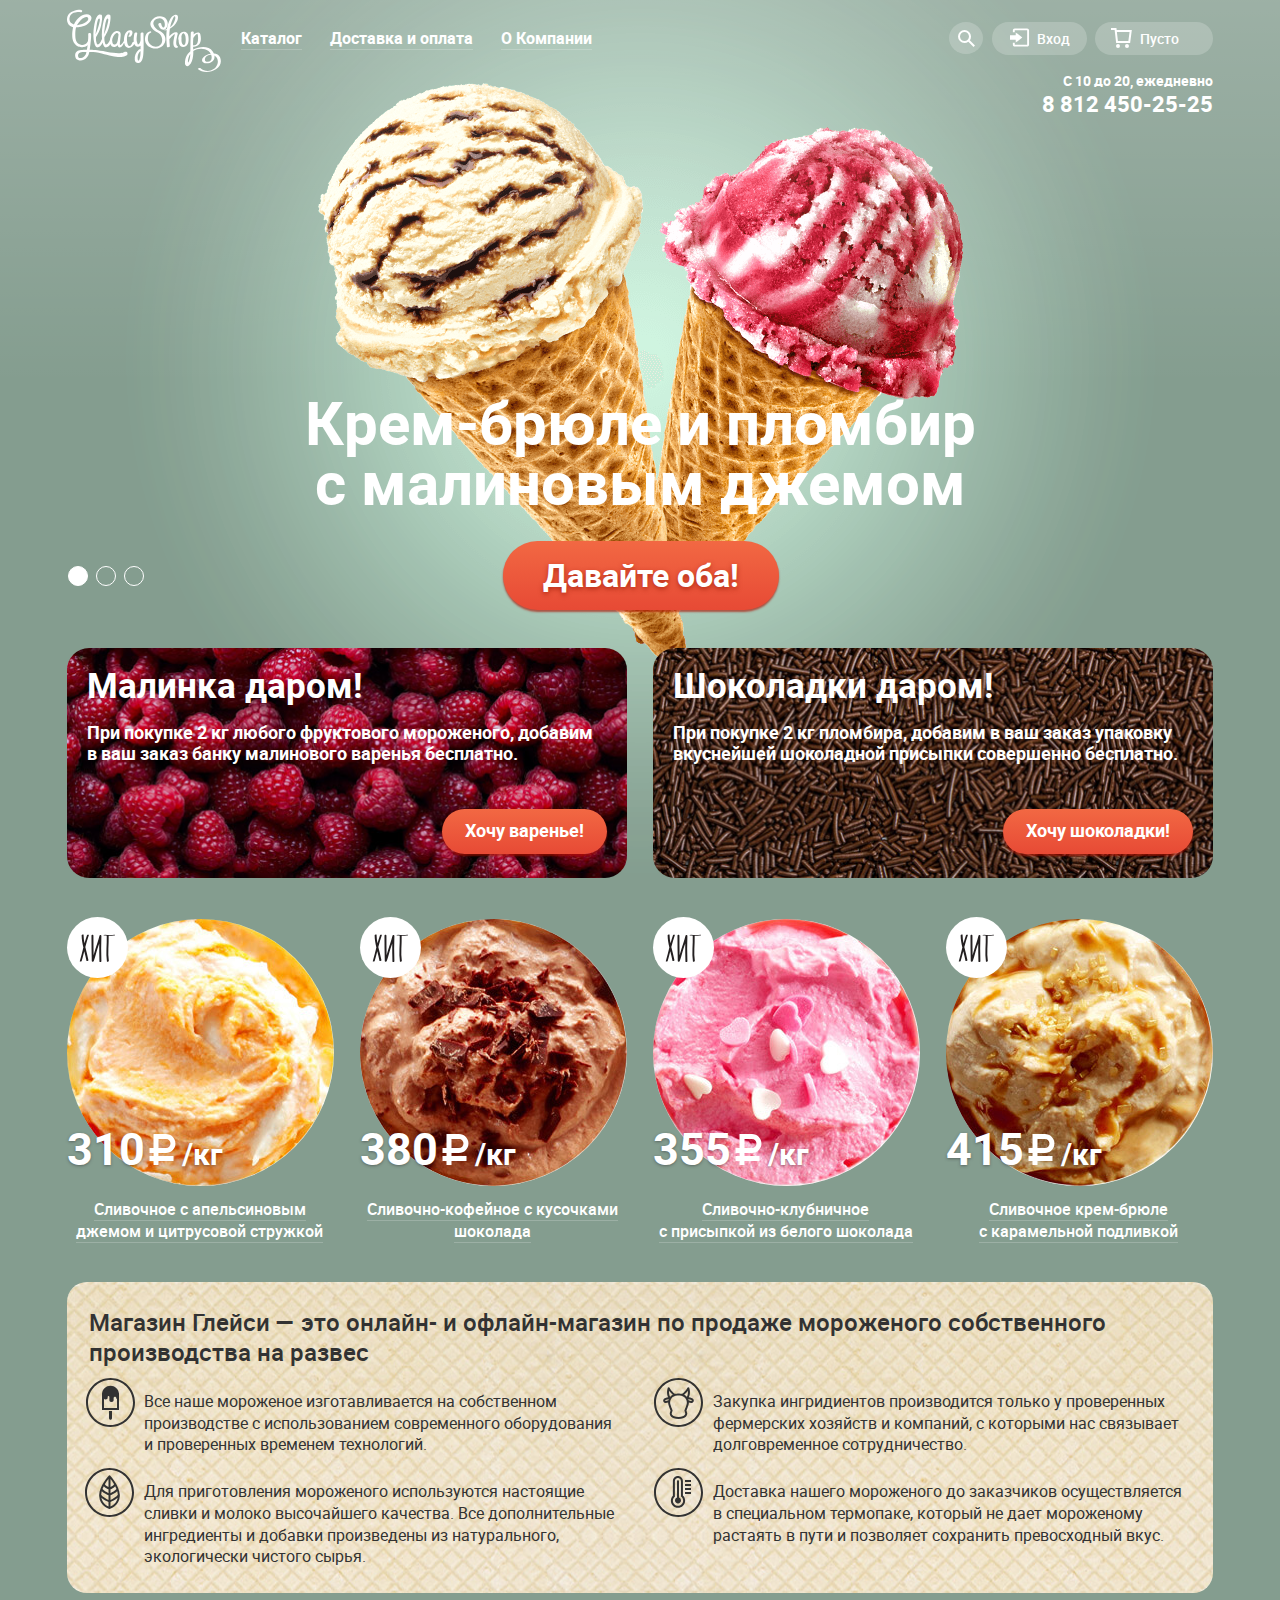
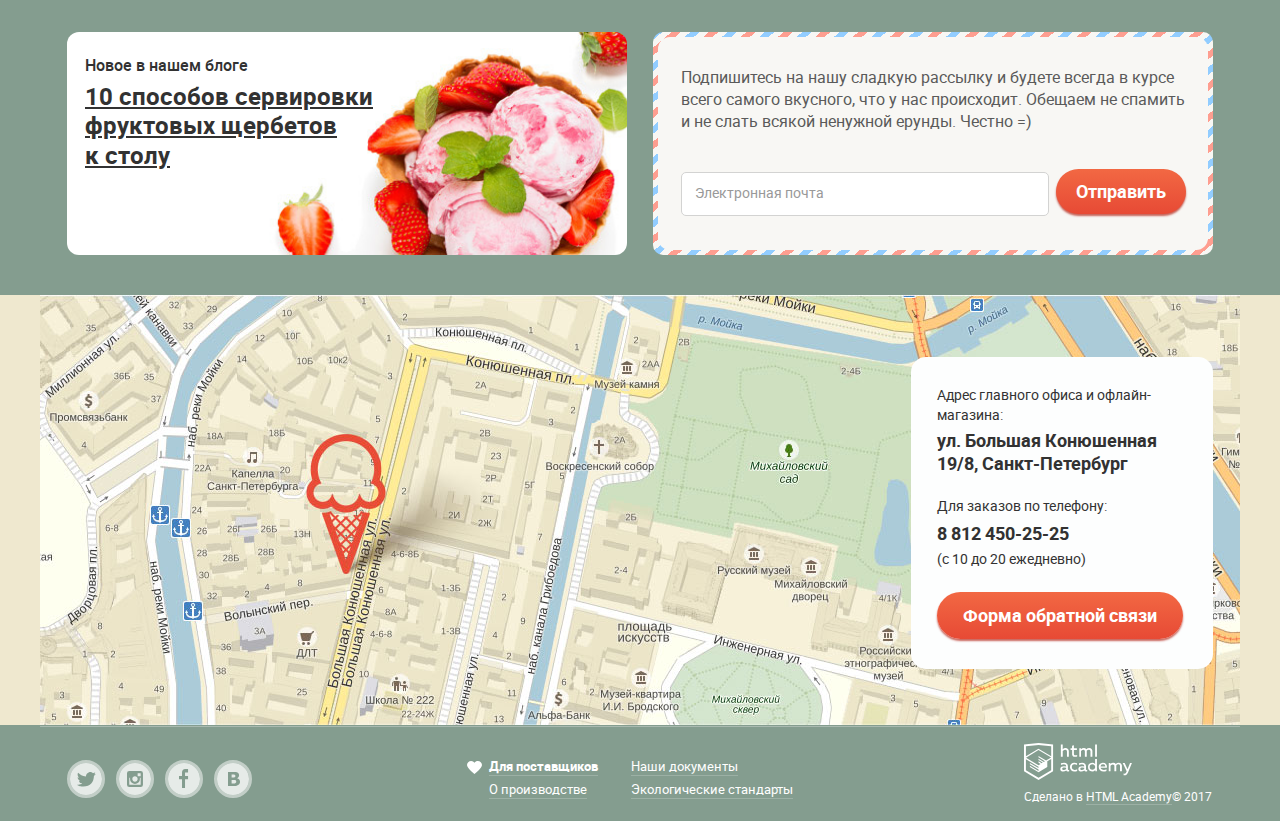
<file: index.html>
<!DOCTYPE HTML>
<html lang="ru">
<head>
  <meta charset="utf-8">
  <title>магазин мороженого Gllacy Shop</title>
  <link href="css/normalize.css" rel="stylesheet">
  <link href="css/min.css" rel="stylesheet">
</head>
<body>
  <input type="radio" name="ice-slider" id="btn-1" class="visually-hidden slide-1" checked>
  <input type="radio" name="ice-slider" id="btn-2" class="visually-hidden slide-2">
  <input type="radio" name="ice-slider" id="btn-3" class="visually-hidden slide-3">
  <div class="site-wrapper">
    <header class="main-header">
      <div class="container"><!--Центровщик-->
        <nav class="main-menu" aria-label="Главное меню">
          <a class="logo">
            <img src="img/main-logo.svg" alt="Логотип магазина Gllasy Shop" width="154" height="64">
          </a>
          <ul class="navigation">
            <li><a class="catalog menu-link" href="catalog.html"><span class="underline">Каталог</span></a>
              <ul class="sub-menu addfield" aria-label="Подменю раздела каталог">
                <li><a href="#">Новинки</a></li>
                <li><a href="#">Сливочное</a></li>
                <li><a href="#">Щербеты</a></li>
                <li><a href="#">Фруктовый лед</a></li>
                <li><a href="#">Мелорин</a></li>
              </ul>
            </li>
            <li><a href="#" class="menu-link"><span class="underline">Доставка и&nbsp;оплата</span></a></li>
            <li><a href="#" class="menu-link"><span class="underline">О&nbsp;Компании</span></a></li>
          </ul>
          <div class="user">
            <div class="search">
              <a class="btn-user search" href="#"><span class="visually-hidden">Поиск</span>
              </a>
              <div class="search-form addfield"><!--Скрытая форма поиска-->
                <form action="#" method="get">
                  <label aria-label="Поле для ввода поискового запроса">
                    <input type="text" name="search-form-text" class="search-form-text" placeholder="Что ищем?"
                    title="Что ищем?" autofocus>
                  </label>
                </form>
              </div><!--конец скрытой формы поиска-->
            </div>
            <div class="entrance">
              <a class="btn-user login" href="#">Вход</a>
              <div class="user-block addfield"><!--Скрытая форма входа-->
                <form action="#" method="post">
                  <fieldset class="user-block-entrance">
                    <label aria-label="Поле для ввода электронной почты">
                      <input type="email" name="user-block-email" class="login-field" placeholder="Электронная почта"
                      title="Введите вашу электронную почту">
                    </label>
                    <label aria-label="Поле для ввода пароля">
                      <input name="user-block-password" type="password" placeholder="Пароль" class="password-field"
                      title="Пароль">
                    </label>
                    <div class="enter-wrap">
                      <a href="#" class="btn entrance">Войти</a>
                      <span class="user-remember">
                        <a href="#">Забыли пароль?</a>
                        <a href="#">Новая регистрация</a>
                      </span>
                    </div>
                  </fieldset>
                </form>
              </div><!--конец скрытой формы входа-->
            </div>
            <div class="basket-index">
              <a class="btn-user basket" href="#" aria-label="Корзина">Пусто</a>
            </div>
          </div>
        </nav><!--Закрывается шапка без контактов-->
        <div class="logo-container">
          <p class="logo-contact contact-index">C&nbsp;10&nbsp;до&nbsp;20, ежедневно<br>
            <a href="tel:+78124502525" class="general">8&nbsp;812 450-25-25</a>
          </p>
        </div>
        <section class="slider">
          <div class="slider-controls">
            <label for="btn-1" tabindex="0">Первая</label>
            <label for="btn-2" tabindex="0">Вторая</label>
            <label for="btn-3" tabindex="0">Третья</label>
          </div>
          <div class="slider-inner"><!--Внутренний блок на ширину всех трех изоб-->
            <ul class="slide-field">
              <li class="slider-item slide slide1">
                <h3 class="slider-ice">Крем-брюле и&nbsp;пломбир с&nbsp;малиновым джемом</h3>
                <a href="#" class="btn slider-btn">Давайте оба!</a>
              </li>
              <li class="slider-item slide slide2">
                <h3 class="slider-ice">Шоколадный пломбир и&nbsp;лимонный сорбет</h3>
                <a href="#" class="btn slider-btn">Давайте оба!</a>
              </li>
              <li class="slider-item slide slide3">
                <h3 class="slider-ice">Пломбир с&nbsp;помадкой и&nbsp;клубничный щербет</h3>
                <a href="#" class="btn slider-btn">Давайте оба!</a>
              </li>
            </ul>
          </div><!--Закрывается внутр.блок.-->
        </section><!--Закрывается слайдер.-->
      </div><!--Здесь закрывается центровщик шапки-->
    </header>
    <main>
      <div class="container"><!--Центровщик-->
        <section class="content">
          <h1 class="visually-hidden">Магазин мороженого Gllasy Shop</h1>
          <section class="content-left offer">
            <h2>Малинка даром!</h2>
            <p class="promo">При покупке 2&nbsp;кг любого фруктового мороженого, добавим в&nbsp;ваш заказ банку малинового варенья бесплатно.</p>
            <a class="btn wish" href="#">Хочу варенье!</a>
          </section>
          <section class="content-right offer">
            <h2>Шоколадки даром!</h2>
            <p>При покупке 2&nbsp;кг пломбира, добавим в&nbsp;ваш заказ упаковку вкуснейшей шоколадной присыпки совершенно бесплатно.</p>
            <a href="#" class="btn wish">Хочу шоколадки!</a>
          </section>
        </section>
        <ul class="ice-item favorite">
          <li class="ice item-citrus index">
            <mark class="visually-hidden">Хит</mark>
            <img src="img/citrus.jpg" alt="Мороженое" width="267" height="267">
            <span class="ice-price">310<span aria-label="рублей">/кг</span></span>
            <a href="#" class="describe describe-index"><span class="underline">Сливочное с&nbsp;апельсиновым джемом и&nbsp;цитрусовой стружкой</span>
            </a>
            <a href="#" class="btn btn-view general">Быстрый просмотр</a>
          </li>
          <li class="ice item-cofe index">
            <mark class="visually-hidden">Хит</mark>
            <img src="img/cofe.jpg" alt="Мороженое" width="267" height="267">
            <span class="ice-price">380<span aria-label="рублей">/кг</span></span>
            <a href="#" class="describe describe-index"><span class="underline">Сливочно-кофейное с&nbsp;кусочками шоколада</span>
            </a>
            <a href="#" class="btn btn-view general">Быстрый просмотр</a>
          </li>
          <li class="ice item-strawberry index">
            <mark class="visually-hidden">Хит</mark>
            <img src="img/strawberry.jpg" alt="Мороженое" width="267" height="267">
            <span class="ice-price">355<span aria-label="рублей">/кг</span></span>
            <a href="#" class="describe describe-index"><span class="underline">Сливочно-клубничное с&nbsp;присыпкой из&nbsp;белого шоколада</span>
            </a>
            <a href="#" class="btn btn-view general">Быстрый просмотр</a>
          </li>
          <li class="ice item-creme index">
            <mark class="visually-hidden">Хит</mark>
            <img src="img/creme.jpg" alt="Мороженое" width="267" height="267">
            <span class="ice-price">415<span aria-label="рублей">/кг</span></span>
            <a href="#" class="describe describe-index"><span class="underline">Сливочное крем-брюле с&nbsp;карамельной подливкой</span>
            </a>
            <a href="#" class="btn btn-view general">Быстрый просмотр</a>
          </li>
        </ul>
        <section class="features">
          <h2>Магазин Глейси&nbsp;&mdash; это онлайн- и&nbsp;офлайн-магазин по&nbsp;продаже мороженого собственного производства на&nbsp;развес</h2>
          <ul class="feature-list">
            <li class="ice-logo">Все наше мороженое изготавливается на&nbsp;собственном производстве с&nbsp;использованием современного оборудования
              и&nbsp;проверенных временем технологий.
            </li>
            <li class="leave-logo">Для приготовления мороженого используются настоящие сливки и&nbsp;молоко высочайшего качества. Все дополнительные
              ингредиенты и&nbsp;добавки произведены из&nbsp;натурального, экологически чистого сырья.
            </li>
            <li class="cow-logo">Закупка ингридиентов производится только у&nbsp;проверенных фермерских хозяйств и&nbsp;компаний, с&nbsp;которыми
              нас связывает долговременное сотрудничество.
            </li>
            <li class="term-logo">Доставка нашего мороженого до&nbsp;заказчиков осуществляется в&nbsp;специальном термопаке, который не&nbsp;дает
              мороженому растаять в&nbsp;пути и&nbsp;позволяет сохранить превосходный вкус.
            </li>
          </ul>
        </section>
        <section class="news">
          <article class="blog">
            <header>
              <span>Новое в&nbsp;нашем блоге</span>
            </header>
            <h2><a href="#" class="serving">10&nbsp;способов сервировки фруктовых щербетов к&nbsp;столу</a></h2>
          </article>
          <section class="email-spam">
            <div class="post-border">
              <div class="email-content">
                <p class="spam">Подпишитесь на&nbsp;нашу сладкую рассылку и&nbsp;будете всегда в&nbsp;курсе всего самого вкусного, что у&nbsp;нас
                  происходит. Обещаем не&nbsp;спамить и&nbsp;не&nbsp;слать всякой ненужной ерунды. Честно =)
                </p>
                <form class="email-form" method="get" action="#">
                  <input type="email" placeholder="Электронная почта" class="spam-field" name="spam-email"
                  title="электронная почта" aria-label="введите электронную почту">
                  <button type="submit" class="btn btn-spam">Отправить</button>
                </form>
              </div>
            </div>
          </section>
        </section>
      </div>
      <div class="main-map">
        <iframe src="https://yandex.ru/map-widget/v1/?um=constructor%3Aeb6d22aedab7363a36bf55d6b3589aedec3056be325d064bb29728626f3419f2&amp;source=constructor"
        width="1200" height="434" class="map">
        </iframe>
        <div class="container">
          <section class="main-adress">
            Адрес главного офиса и&nbsp;офлайн-магазина:<br>
            <b>ул. Большая Конюшенная<br>
            19/8, Санкт-Петербург</b><br>
            Для заказов по&nbsp;телефону:<br>
            <a href="tel:+78124502525" class="phone general">8&nbsp;812 450-25-25</a><br>
            (c&nbsp;10&nbsp;до&nbsp;20&nbsp;ежедневно)
            <a class="btn btn-feedback" href="modalwin.html">Форма обратной связи</a>
          </section>
        </div>
      </div>
    </main>
    <footer>
      <div class="container"><!--Центровщик-->
        <section class="social">
          <ul>
            <li class="social-btn">
              <a href="https://twitter.com/htmlacademy_ru" class="social-link social-tw">
                <span class="visually-hidden">Твиттер</span>
              </a>
            </li>
            <li class="social-btn">
              <a href="https://www.instagram.com/htmlacademy/" class="social-link social-insta">
                <span class="visually-hidden">Инстаграм</span>
              </a>
            </li>
            <li class="social-btn">
              <a href="https://www.facebook.com/htmlacademy" class="social-link social-fb">
                <span class="visually-hidden">Фейсбук</span>
              </a>
            </li>
            <li class="social-btn">
              <a href="https://vk.com/htmlacademy" class="social-link social-vk">
                <span class="visually-hidden">Вконтакте</span>
              </a>
            </li>
          </ul>
        </section>
        <nav class="footer-menu" aria-label="навигация нижней части сайта">
          <ul>
            <li class="footer-supplier">
              <a href="#">
                <span class="underline">Для поставщиков</span>
              </a>
            </li>
            <li class="footer-industry">
              <a href="#">
                <span class="underline">О&nbsp;производстве</span>
              </a>
            </li>
            <li class="footer-doc">
              <a href="#">
                <span class="underline">Наши документы</span>
              </a>
            </li>
            <li class="footer-eco">
              <a href="#">
                <span class="underline">Экологические стандарты</span>
              </a>
            </li>
          </ul>
        </nav>
        <section class="copyright">
          <a href="https://htmlacademy.ru/intensive/htmlcss" aria-label="ссылка на лендинг интенсива в HTML Academy">
            <img src="img/logo-htmlacademy.svg" alt="Логотип html academy" width="108" height="39">
          </a>
          <p>Сделано в <a href="https://htmlacademy.ru/intensive/htmlcss" class="general"
            aria-label="ссылка на лендинг интенсива в HTML Academy">HTML Academy</a>&copy;&nbsp;2017
          </p>
        </section>
      </div><!--Центровщик закрывается-->
    </footer>
    <div class="feedback-wrapper">
      <div class="feedback-form">
        <fieldset aria-label="форма обратной связи">
          <span> Мы&nbsp;обязательно вам ответим!</span>
          <button class="delete"><span class="visually-hidden">Закрыть форму обратной связи</span>
          </button>
          <form action="#" method="post">
            <label aria-label="Введите ваше имя">
              <input type="text" name="feedback-name" class="name feedback-field" placeholder="Как ваc зовут?" title="введите ваше имя">
            </label>
            <label aria-label="ваша почта для ответа">
              <input type="email" name="feedback-email" class="email feedback-field" placeholder="Ваша почта для ответа?" title="введите вашу почту">
            </label>
            <label aria-label="напишите что-нибудь">
              <textarea id="feedback" name="feedback-textarea" title="напишите что-нибудь" class="feedback-field textarea" placeholder="Напишите что-нибудь..."></textarea>
            </label>
            <button name="submit" type="submit" class="btn">Отправить</button>
          </form>
        </fieldset>
      </div>
    </div>
  </div><!--Закрывается обертка wrapper-->
  <script src="js/min.js"></script>
</body>
</html>
</file>
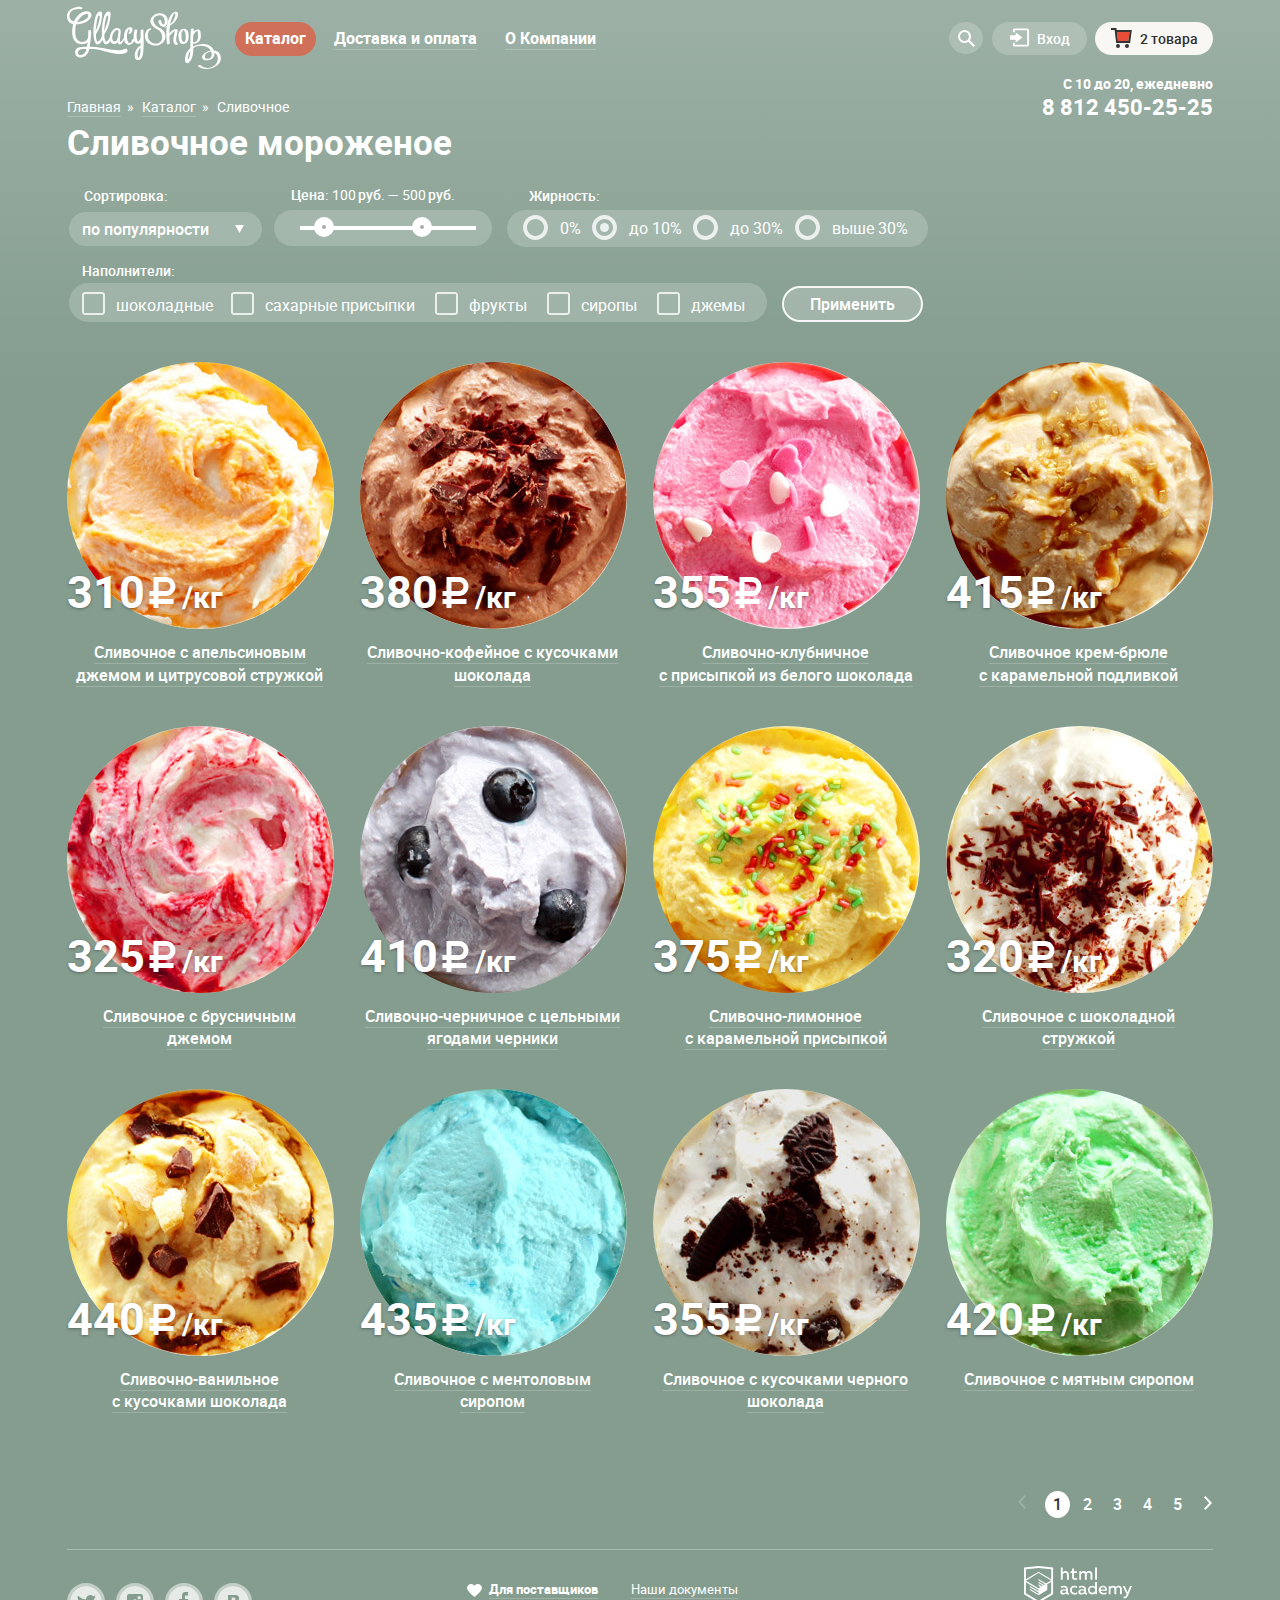
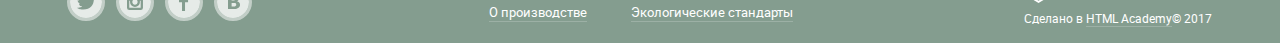
<file: catalog.html>
<!DOCTYPE HTML>
<html lang="ru">
<head>
  <meta charset="utf-8">
  <title>магазин мороженого Gllacy Shop</title>
  <link href="css/normalize.css" rel="stylesheet">
  <link href="css/min.css" rel="stylesheet">
</head>
<body>
  <div class="container"><!--Центровщик-->
    <header class="main-header main-header-catalog">
      <nav class="main-menu menu-catalog" aria-label="Главное меню">
        <a href="index.html" class="logo-catalog" tabindex="0">
          <img src="img/main-logo.svg" alt="Логотип магазина Gllasy Shop" width="154" height="64">
        </a>
        <ul class="navigation">
          <li class="currently">
            <a aria-label="текущий раздел меню" class="catalog current menu-link">Каталог</a>
            <ul class="sub-menu addfield" aria-label="Подменю раздела каталог">
              <li><a href="#">Новинки</a></li>
              <li class="current"><a href="catalog.html" aria-label="текущая страница">Сливочное</a></li>
              <li><a href="#">Щербеты</a></li>
              <li><a href="#">Фруктовый лед</a></li>
              <li><a href="#">Мелорин</a></li>
            </ul>
          </li>
          <li><a href="#" class="menu-link"><span class="underline">Доставка и&nbsp;оплата</span></a></li>
          <li><a href="#" class="menu-link"><span class="underline">О&nbsp;Компании</span></a></li>
        </ul>
        <div class="user">
          <div class="search">
            <a class="btn-user search" href="#"><span class="visually-hidden">Поиск</span>
            </a>
            <div class="search-form addfield"><!--Скрытая форма поиска-->
              <form action="#" method="get">
                <label aria-label="Поле для ввода поискового запроса">
                  <input type="text" name="search-form-text" class="search-form-text" placeholder="Что ищем?" title="Что ищем?">
                </label>
              </form>
            </div><!--Конец скрытой формы поиска-->
          </div>
          <div class="entrance">
            <a class="btn-user login" href="#">Вход</a>
            <div class="user-block addfield"><!--Фoрма входа-->
              <form action="#" method="post">
                <fieldset class="user-block-entrance">
                  <label aria-label="Поле для ввода электронной почты">
                    <input type="email" name="email" class="login-field" placeholder="Электронная почта" title="Введите вашу электронную почту">
                  </label>
                  <label aria-label="Поле для ввода пароля">
                    <input type="password" name="password" placeholder="Пароль" class="password-field" title="Пароль">
                  </label>
                  <div class="enter-wrap">
                    <a href="#" class="btn entrance">Войти</a>
                    <span class="user-remember">
                      <a href="#">Забыли пароль?</a>
                      <a href="#">Новая регистрация</a>
                    </span>
                  </div>
                </fieldset>
              </form>
            </div><!--Конец формы входа-->
          </div>
          <div class="basket-catalog">
            <a class="btn-user basket" href="#" aria-label="Корзина">2&nbsp;товара</a>
            <div class="basket-form addfield"><!--Открывающаяся корзина-->
              <table>
                <tr class="row-basket">
                  <td class="basket-form-delete">
                    <button class="delete">
                      <span class="visually-hidden">удалить товар из&nbsp;корзины</span>
                    </button>
                  </td>
                  <td class="basket-form-img">
                    <img src="img/citrus.jpg" alt="мороженое" width="33" height="33">
                  </td>
                  <td class="basket-form-name">Пломбир с&nbsp;апельсиновым джемом</td>
                  <td class="basket-form-price">1,5&nbsp;кг * <span class="price">200&nbsp;руб.</span></td>
                  <td class="basket-form-sum" aria-label="сумма">300&nbsp;руб.</td>
                </tr>
                <tr>
                  <td class="basket-form-delete">
                    <button class="delete">
                      <span class="visually-hidden">удалить товар из&nbsp;корзины</span>
                    </button>
                  </td>
                  <td class="basket-form-img">
                    <img src="img/strawberry.jpg" alt="мороженое" width="33" height="33">
                  </td>
                  <td class="basket-form-name second-name">Клубничный пломбир с&nbsp;присыпкой из&nbsp;белого шоколада</td>
                  <td class="basket-form-price">1,5&nbsp;кг * <span class="price">300&nbsp;руб.</span></td>
                  <td class="basket-form-sum" aria-label="сумма">450&nbsp;руб.</td>
                </tr>
              </table>
              <span class="basket-amount">Итого: 750&nbsp;руб.</span>
              <span class="btn btn-basket"><a href="#">Оформить заказ</a></span>
            </div><!--конец корзины с товарами-->
          </div><!--закрывается блок корзины-->
        </div>
      </nav>
      <div class="contact-wrapper">
        <ul class="breadcrumbs">
          <li>
            <a href="index.html" class="general general-breadcrumbs">
              <span class="underline">Главная</span>
            </a>
          </li>
          <li>
            <a href="#" class="general general-breadcrumbs">
              <span class="underline">Каталог</span>
            </a>
          </li>
          <li>
            <a href="catalog.html" aria-label="текущая страница" class="general catalog-current">Сливочное
            </a>
          </li>
        </ul>
        <p class="logo-contact">C&nbsp;10&nbsp;до&nbsp;20, ежедневно<br>
          <a href="tel:+78124502525" class="general">8&nbsp;812 450-25-25</a>
        </p>
      </div>
    </header>
    <main>
      <header>
        <h1 class="catalog-header">Сливочное мороженое</h1>
        <section><!--Для центровки всех фильтров-->
          <form action="#" method="get" class="filter-form">
            <fieldset class="filter" aria-label="фильтр сортировки">
              <label for="sorting" class="sort">Сортировка:</label>
              <select id="sorting" name="sorting" class="sorting">
                <option value="по популярности">по&nbsp;популярности</option>
                <option value="сначала недорогие">сначала недорогие</option>
                <option value="сначала дорогие">сначала дорогие</option>
                <option value="по жирности">по&nbsp;жирности</option>
              </select>
            </fieldset>
            <fieldset class="filter range" aria-label="фильтр сортировки">
              <legend>Цена:
                <input type="number" name="price1" value="100" class="filter filter-range">руб.&nbsp;&mdash;
                <input type="number" name="price2" value="500" class="filter filter-range">руб.
              </legend>
              <div class="price-wrapper">
                <div class="pic-range">
                  <div class="paint-range" tabindex="0"></div>
                </div>
              </div>
            </fieldset>
            <fieldset class="filter filter-fat" aria-label="фильтр сортировки">
              <legend>Жирность:</legend>
              <p class="fat">
                <label>
                  <input type="radio" name="fat" value="0%" class="fat-hidden visually-hidden">
                  <span class="fat-radio">0%</span>
                </label>
                <label>
                  <input type="radio" name="fat" value="до 10%" class="fat-hidden visually-hidden" checked>
                  <span class="fat-radio">до&nbsp;10%</span>
                </label>
                <label>
                  <input type="radio" name="fat" value="до 30%" class="fat-hidden visually-hidden">
                  <span class="fat-radio">до&nbsp;30%</span>
                </label>
                <label>
                  <input type="radio" name="fat" value="выше 30%" class="fat-hidden visually-hidden">
                  <span class="fat-radio">выше 30%</span>
                </label>
              </p>
            </fieldset>
            <fieldset class="filter filter-filler" aria-label="фильтр сортировки">
              <legend>Наполнители:</legend>
              <p class="filler">
                <label>
                  <input type="checkbox" name="filler[]" value="шоколадные" class="filler-hidden visually-hidden">
                  <span class="filler-checkbox">шоколадные</span>
                </label>
                <label>
                  <input type="checkbox" name="filler[]" value="сахарные присыпки" class="filler-hidden visually-hidden">
                  <span class="filler-checkbox">сахарные присыпки</span>
                </label>
                <label>
                  <input type="checkbox" name="filler[]" value="фрукты" class="filler-hidden visually-hidden">
                  <span class="filler-checkbox">фрукты</span>
                </label>
                <label>
                  <input type="checkbox" name="filler[]" value="сиропы" class="filler-hidden visually-hidden">
                  <span class="filler-checkbox">сиропы</span>
                </label>
                <label>
                  <input type="checkbox" name="filler[]" value="джемы" class="filler-hidden visually-hidden">
                  <span class="filler-checkbox">джемы</span>
                </label>
              </p>
            </fieldset>
            <button type="submit" class="btn-filter">Применить</button>
          </form>
        </section>
      </header>
      <section class="item">
        <ul class="ice-item">
          <li class="ice">
            <img src="img/citrus.jpg" alt="мороженое" width="267" height="267">
            <span class="ice-price">310<span aria-label="рублей">/кг</span></span>
            <a href="#" class="describe">
              <span class="underline">Сливочное с&nbsp;апельсиновым джемом и&nbsp;цитрусовой стружкой</span>
            </a>
            <a href="#" class="btn btn-view general">Быстрый просмотр</a>
          </li>
          <li class="ice">
            <img src="img/cofe.jpg" alt="мороженое" width="267" height="267">
            <span class="ice-price">380<span aria-label="рублей">/кг</span></span>
            <a href="#" class="describe">
              <span class="underline">Сливочно-кофейное с&nbsp;кусочками шоколада</span>
            </a>
            <a href="#" class="btn btn-view general">Быстрый просмотр</a>
          </li>
          <li class="ice">
            <img src="img/strawberry.jpg" alt="мороженое" width="267" height="267">
            <span class="ice-price">355<span aria-label="рублей">/кг</span></span>
            <a href="#" class="describe">
              <span class="underline">Сливочно-клубничное с&nbsp;присыпкой из&nbsp;белого шоколада</span>
            </a>
            <a href="#" class="btn btn-view general">Быстрый просмотр</a>
          </li>
          <li class="ice">
            <img src="img/creme.jpg" alt="мороженое" width="267" height="267">
            <span class="ice-price">415<span aria-label="рублей">/кг</span></span>
            <a href="#" class="describe">
              <span class="underline">Сливочное крем-брюле с&nbsp;карамельной подливкой</span>
            </a>
            <a href="#" class="btn btn-view general">Быстрый просмотр</a>
          </li>
          <li class="ice">
            <img src="img/cranberry.jpg" alt="мороженое" width="267" height="267">
            <span class="ice-price">325<span aria-label="рублей">/кг</span></span>
            <a href="#" class="describe">
              <span class="underline">Сливочное с&nbsp;брусничным джемом</span>
            </a>
            <a href="#" class="btn btn-view general">Быстрый просмотр</a>
          </li>
          <li class="ice">
            <img src="img/blueberry.jpg" alt="мороженое" width="267" height="267">
            <span class="ice-price">410<span aria-label="рублей">/кг</span></span>
            <a href="#" class="describe ">
              <span class="underline">Сливочно-черничное с&nbsp;цельными ягодами черники</span>
            </a>
            <a href="#" class="btn btn-view general">Быстрый просмотр</a>
          </li>
          <li class="ice">
            <img src="img/lime.jpg" alt="мороженое" width="267" height="267">
            <span class="ice-price">375<span aria-label="рублей">/кг</span></span>
            <a href="#" class="describe">
              <span class="underline">Сливочно-лимонное с&nbsp;карамельной присыпкой</span>
            </a>
            <a href="#" class="btn btn-view general">Быстрый просмотр</a>
          </li>
          <li class="ice">
            <img src="img/creme-choco.jpg" alt="мороженое" width="267" height="267">
            <span class="ice-price">320<span aria-label="рублей">/кг</span></span>
            <a href="#" class="describe">
              <span class="underline">Сливочное c&nbsp;шоколадной стружкой</span>
            </a>
            <a href="#" class="btn btn-view general">Быстрый просмотр</a>
          </li>
          <li class="ice">
            <img src="img/vanill.jpg" alt="мороженое" width="267" height="267">
            <span class="ice-price">440<span aria-label="рублей">/кг</span></span>
            <a href="#" class="describe">
              <span class="underline">Сливочно-ванильное с&nbsp;кусочками шоколада</span>
            </a>
            <a href="#" class="btn btn-view general">Быстрый просмотр</a>
          </li>
          <li class="ice">
            <img src="img/mentol.jpg" alt="мороженое" width="267" height="267">
            <span class="ice-price">435<span aria-label="рублей">/кг</span></span>
            <a href="#" class="describe">
              <span class="underline">Сливочное с&nbsp;ментоловым сиропом</span>
            </a>
            <a href="#" class="btn btn-view general">Быстрый просмотр</a>
          </li>
          <li class="ice">
            <img src="img/black-choco.jpg" alt="мороженое" width="267" height="267">
            <span class="ice-price">355<span aria-label="рублей">/кг</span></span>
            <a href="#" class="describe">
              <span class="underline">Сливочное с&nbsp;кусочками черного шоколада</span>
            </a>
            <a href="#" class="btn btn-view general">Быстрый просмотр</a>
          </li>
          <li class="ice">
            <img src="img/mint.jpg" alt="мороженое" width="267" height="267">
            <span class="ice-price">420<span aria-label="рублей">/кг</span></span>
            <a href="#" class="describe">
              <span class="underline">Сливочное с&nbsp;мятным сиропом</span>
            </a>
            <a href="#" class="btn btn-view general">Быстрый просмотр</a>
          </li>
        </ul>
        <div class="paginator">
          <a class="prev-page">
            <span class="visually-hidden">Предыдущая страница</span>
          </a>
          <a class="current" aria-label="Текущая страница">1</a>
          <a href="#">2</a>
          <a href="#">3</a>
          <a href="#">4</a>
          <a href="#">5</a>
          <a href="#" class="next-page">
            <span class="visually-hidden">Следующая страница</span>
          </a>
        </div>
      </section>
    </main>
    <footer>
      <div class="footer-wrapper">
        <section class="social">
          <ul>
            <li class="social-btn">
              <a href="https://twitter.com/htmlacademy_ru" class="social-link social-tw">
                <span class="visually-hidden">Твиттер</span>
              </a>
            </li>
            <li class="social-btn">
              <a href="https://www.instagram.com/htmlacademy/" class="social-link social-insta">
                <span class="visually-hidden">Инстаграм</span>
              </a>
            </li>
            <li class="social-btn">
              <a href="https://www.facebook.com/htmlacademy" class="social-link social-fb">
                <span class="visually-hidden">Фейсбук</span>
              </a>
            </li>
            <li class="social-btn">
              <a href="https://vk.com/htmlacademy" class="social-link social-vk">
                <span class="visually-hidden">Вконтакте</span>
              </a>
            </li>
          </ul>
        </section>
        <nav class="footer-menu" aria-label="навигация нижней части сайта">
          <ul>
            <li class="footer-supplier">
              <a href="#">
                <span class="underline">Для поставщиков</span>
              </a>
            </li>
            <li class="footer-industry">
              <a href="#">
                <span class="underline">О&nbsp;производстве</span>
              </a>
            </li>
            <li class="footer-doc">
              <a href="#">
                <span class="underline">Наши документы</span>
              </a>
            </li>
            <li class="footer-eco">
              <a href="#">
                <span class="underline">Экологические стандарты</span>
              </a>
            </li>
          </ul>
        </nav>
        <section class="copyright">
          <a href="https://htmlacademy.ru/intensive/htmlcss" aria-label="ссылка на лендинг интенсива в HTML Academy">
            <img src="img/logo-htmlacademy.svg" alt="Логотип html academy" width="108" height="39">
          </a>
          <p>Сделано в <a href="https://htmlacademy.ru/intensive/htmlcss" class="general" aria-label="ссылка на лендинг интенсива в HTML Academy"> HTML Academy</a>&copy;&nbsp;2017
          </p>
        </section>
      </div>
    </footer>
  </div><!--Здесь закрывается центровщик-->
</body>
</html>
</file>
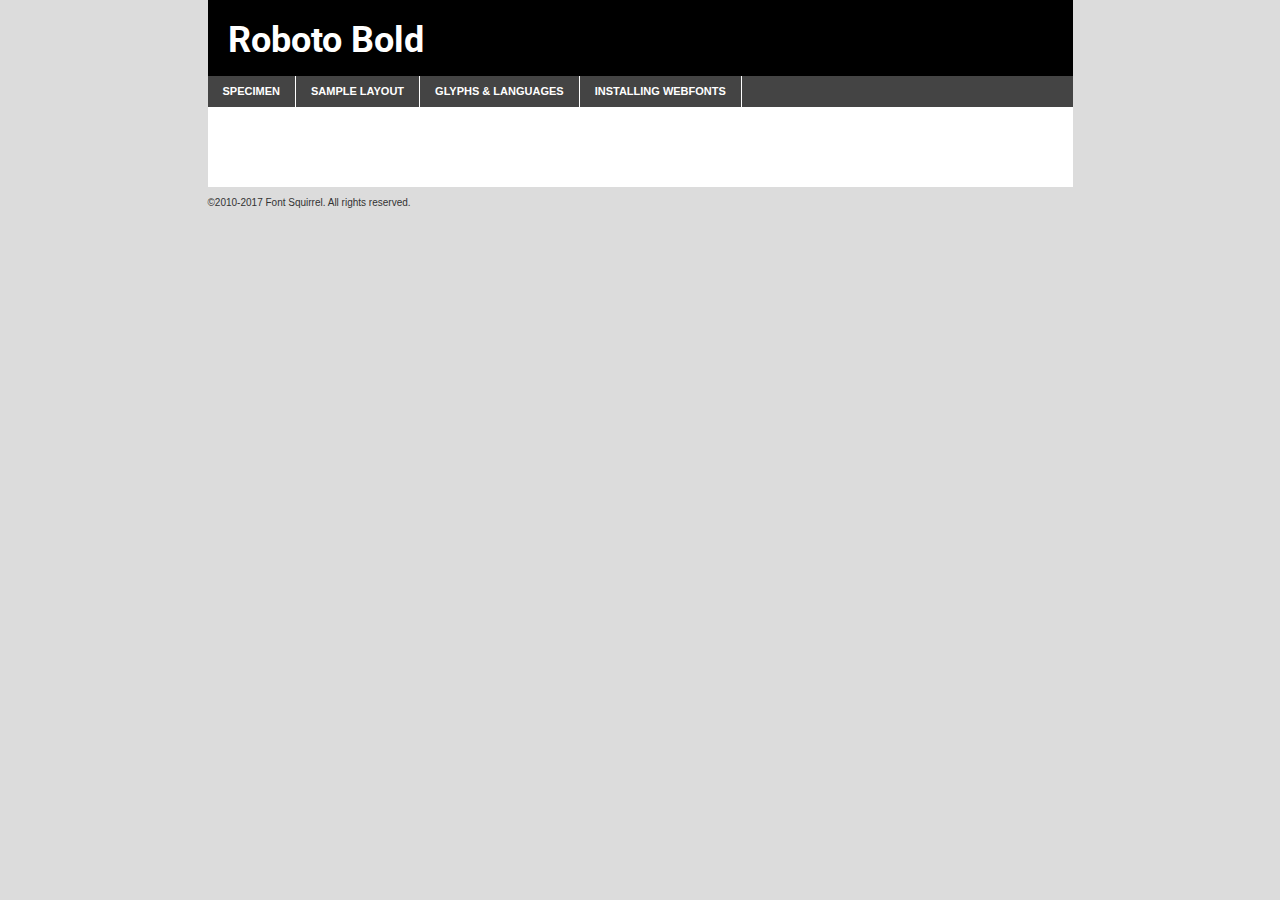
<file: fonts/Roboto/roboto-bold-demo.html>
<!DOCTYPE html PUBLIC "-//W3C//DTD XHTML 1.0 Transitional//EN"
	"http://www.w3.org/TR/xhtml1/DTD/xhtml1-transitional.dtd">

<html xmlns="http://www.w3.org/1999/xhtml" xml:lang="en" lang="en">
<head>
	<meta http-equiv="Content-Type" content="text/html; charset=utf-8" />
	<script src="http://ajax.googleapis.com/ajax/libs/jquery/1.7.2/jquery.min.js" type="text/javascript" charset="utf-8"></script>
	<script type="text/javascript">
	(function($){$.fn.easyTabs=function(option){var param=jQuery.extend({fadeSpeed:"fast",defaultContent:1,activeClass:'active'},option);$(this).each(function(){var thisId="#"+this.id;if(param.defaultContent==''){param.defaultContent=1;}
	if(typeof param.defaultContent=="number")
	{var defaultTab=$(thisId+" .tabs li:eq("+(param.defaultContent-1)+") a").attr('href').substr(1);}else{var defaultTab=param.defaultContent;}
	$(thisId+" .tabs li a").each(function(){var tabToHide=$(this).attr('href').substr(1);$("#"+tabToHide).addClass('easytabs-tab-content');});hideAll();changeContent(defaultTab);function hideAll(){$(thisId+" .easytabs-tab-content").hide();}
	function changeContent(tabId){hideAll();$(thisId+" .tabs li").removeClass(param.activeClass);$(thisId+" .tabs li a[href=#"+tabId+"]").closest('li').addClass(param.activeClass);if(param.fadeSpeed!="none")
	{$(thisId+" #"+tabId).fadeIn(param.fadeSpeed);}else{$(thisId+" #"+tabId).show();}}
	$(thisId+" .tabs li").click(function(){var tabId=$(this).find('a').attr('href').substr(1);changeContent(tabId);return false;});});}})(jQuery);
	</script>
	<link rel="stylesheet" href="specimen_files/specimen_stylesheet.css" type="text/css" charset="utf-8" />
	<link rel="stylesheet" href="stylesheet.css" type="text/css" charset="utf-8" />

	<style type="text/css">
					body{
				font-family: 'robotobold';
							}
		</style>

	<title>Roboto Bold Specimen</title>
	
	
	<script type="text/javascript" charset="utf-8">
		$(document).ready(function() {
			$('#container').easyTabs({defaultContent:1});
		});
	</script>
</head>

<body>
<div id="container">
	<div id="header">
		Roboto Bold	</div>
	<ul class="tabs">
		<li><a href="#specimen">Specimen</a></li>
		<li><a href="#layout">Sample Layout</a></li>
				<li><a href="#glyphs">Glyphs &amp; Languages</a></li>
		<li><a href="#installing">Installing Webfonts</a></li>
		
	</ul>
	
	<div id="main_content">

		
			<div id="specimen">
		
				<div class="section">
					<div class="grid12 firstcol">
						<div class="huge">AaBb</div>
					</div>
				</div>
		
				<div class="section">
					<div class="glyph_range">A&#x200B;B&#x200b;C&#x200b;D&#x200b;E&#x200b;F&#x200b;G&#x200b;H&#x200b;I&#x200b;J&#x200b;K&#x200b;L&#x200b;M&#x200b;N&#x200b;O&#x200b;P&#x200b;Q&#x200b;R&#x200b;S&#x200b;T&#x200b;U&#x200b;V&#x200b;W&#x200b;X&#x200b;Y&#x200b;Z&#x200b;a&#x200b;b&#x200b;c&#x200b;d&#x200b;e&#x200b;f&#x200b;g&#x200b;h&#x200b;i&#x200b;j&#x200b;k&#x200b;l&#x200b;m&#x200b;n&#x200b;o&#x200b;p&#x200b;q&#x200b;r&#x200b;s&#x200b;t&#x200b;u&#x200b;v&#x200b;w&#x200b;x&#x200b;y&#x200b;z&#x200b;1&#x200b;2&#x200b;3&#x200b;4&#x200b;5&#x200b;6&#x200b;7&#x200b;8&#x200b;9&#x200b;0&#x200b;&amp;&#x200b;.&#x200b;,&#x200b;?&#x200b;!&#x200b;&#64;&#x200b;(&#x200b;)&#x200b;#&#x200b;$&#x200b;%&#x200b;*&#x200b;+&#x200b;-&#x200b;=&#x200b;:&#x200b;;</div>
				</div>
				<div class="section">
					<div class="grid12 firstcol">
						<table class="sample_table">
							<tr><td>10</td><td class="size10">abcdefghijklmnopqrstuvwxyzABCDEFGHIJKLMNOPQRSTUVWXYZ0123456789abcdefghijklmnopqrstuvwxyzABCDEFGHIJKLMNOPQRSTUVWXYZ0123456789abcdefghijklmnopqrstuvwxyzABCDEFGHIJKLMNOPQRSTUVWXYZ</td></tr>
							<tr><td>11</td><td class="size11">abcdefghijklmnopqrstuvwxyzABCDEFGHIJKLMNOPQRSTUVWXYZ0123456789abcdefghijklmnopqrstuvwxyzABCDEFGHIJKLMNOPQRSTUVWXYZ0123456789abcdefghijklmnopqrstuvwxyzABCDEFGHIJKLMNOPQRSTUVWXYZ</td></tr>
							<tr><td>12</td><td class="size12">abcdefghijklmnopqrstuvwxyzABCDEFGHIJKLMNOPQRSTUVWXYZ0123456789abcdefghijklmnopqrstuvwxyzABCDEFGHIJKLMNOPQRSTUVWXYZ0123456789abcdefghijklmnopqrstuvwxyzABCDEFGHIJKLMNOPQRSTUVWXYZ</td></tr>
							<tr><td>13</td><td class="size13">abcdefghijklmnopqrstuvwxyzABCDEFGHIJKLMNOPQRSTUVWXYZ0123456789abcdefghijklmnopqrstuvwxyzABCDEFGHIJKLMNOPQRSTUVWXYZ0123456789abcdefghijklmnopqrstuvwxyzABCDEFGHIJKLMNOPQRSTUVWXYZ</td></tr>
							<tr><td>14</td><td class="size14">abcdefghijklmnopqrstuvwxyzABCDEFGHIJKLMNOPQRSTUVWXYZ0123456789abcdefghijklmnopqrstuvwxyzABCDEFGHIJKLMNOPQRSTUVWXYZ0123456789abcdefghijklmnopqrstuvwxyzABCDEFGHIJKLMNOPQRSTUVWXYZ</td></tr>
							<tr><td>16</td><td class="size16">abcdefghijklmnopqrstuvwxyzABCDEFGHIJKLMNOPQRSTUVWXYZ0123456789abcdefghijklmnopqrstuvwxyzABCDEFGHIJKLMNOPQRSTUVWXYZ</td></tr>
							<tr><td>18</td><td class="size18">abcdefghijklmnopqrstuvwxyzABCDEFGHIJKLMNOPQRSTUVWXYZ0123456789abcdefghijklmnopqrstuvwxyzABCDEFGHIJKLMNOPQRSTUVWXYZ</td></tr>
							<tr><td>20</td><td class="size20">abcdefghijklmnopqrstuvwxyzABCDEFGHIJKLMNOPQRSTUVWXYZ0123456789abcdefghijklmnopqrstuvwxyzABCDEFGHIJKLMNOPQRSTUVWXYZ</td></tr>
							<tr><td>24</td><td class="size24">abcdefghijklmnopqrstuvwxyzABCDEFGHIJKLMNOPQRSTUVWXYZ0123456789abcdefghijklmnopqrstuvwxyzABCDEFGHIJKLMNOPQRSTUVWXYZ</td></tr>
							<tr><td>30</td><td class="size30">abcdefghijklmnopqrstuvwxyzABCDEFGHIJKLMNOPQRSTUVWXYZ0123456789abcdefghijklmnopqrstuvwxyzABCDEFGHIJKLMNOPQRSTUVWXYZ</td></tr>
							<tr><td>36</td><td class="size36">abcdefghijklmnopqrstuvwxyzABCDEFGHIJKLMNOPQRSTUVWXYZ0123456789abcdefghijklmnopqrstuvwxyzABCDEFGHIJKLMNOPQRSTUVWXYZ</td></tr>
							<tr><td>48</td><td class="size48">abcdefghijklmnopqrstuvwxyzABCDEFGHIJKLMNOPQRSTUVWXYZ0123456789abcdefghijklmnopqrstuvwxyzABCDEFGHIJKLMNOPQRSTUVWXYZ</td></tr>
							<tr><td>60</td><td class="size60">abcdefghijklmnopqrstuvwxyzABCDEFGHIJKLMNOPQRSTUVWXYZ0123456789abcdefghijklmnopqrstuvwxyzABCDEFGHIJKLMNOPQRSTUVWXYZ</td></tr>
							<tr><td>72</td><td class="size72">abcdefghijklmnopqrstuvwxyzABCDEFGHIJKLMNOPQRSTUVWXYZ0123456789abcdefghijklmnopqrstuvwxyzABCDEFGHIJKLMNOPQRSTUVWXYZ</td></tr>
							<tr><td>90</td><td class="size90">abcdefghijklmnopqrstuvwxyzABCDEFGHIJKLMNOPQRSTUVWXYZ0123456789abcdefghijklmnopqrstuvwxyzABCDEFGHIJKLMNOPQRSTUVWXYZ</td></tr>
						</table>
				
					</div>
			
				</div>
		
		
		
								<div class="section" id="bodycomparison">


										<div id="xheight">
				<div class="fontbody">&#x25FC;&#x25FC;&#x25FC;&#x25FC;&#x25FC;&#x25FC;&#x25FC;&#x25FC;&#x25FC;&#x25FC;&#x25FC;&#x25FC;&#x25FC;&#x25FC;&#x25FC;&#x25FC;&#x25FC;&#x25FC;&#x25FC;&#x25FC;&#x25FC;&#x25FC;&#x25FC;&#x25FC;&#x25FC;&#x25FC;&#x25FC;&#x25FC;&#x25FC;&#x25FC;&#x25FC;&#x25FC;&#x25FC;&#x25FC;&#x25FC;&#x25FC;&#x25FC;&#x25FC;&#x25FC;&#x25FC;&#x25FC;&#x25FC;&#x25FC;&#x25FC;&#x25FC;&#x25FC;&#x25FC;&#x25FC;&#x25FC;&#x25FC;&#x25FC;&#x25FC;&#x25FC;&#x25FC;&#x25FC;&#x25FC;&#x25FC;&#x25FC;&#x25FC;&#x25FC;&#x25FC;&#x25FC;&#x25FC;&#x25FC;&#x25FC;&#x25FC;&#x25FC;&#x25FC;&#x25FC;&#x25FC;&#x25FC;&#x25FC;&#x25FC;&#x25FC;&#x25FC;&#x25FC;&#x25FC;&#x25FC;&#x25FC;&#x25FC;&#x25FC;&#x25FC;&#x25FC;&#x25FC;&#x25FC;&#x25FC;&#x25FC;&#x25FC;&#x25FC;&#x25FC;&#x25FC;&#x25FC;&#x25FC;&#x25FC;&#x25FC;&#x25FC;&#x25FC;&#x25FC;&#x25FC;body</div><div class="arialbody">body</div><div class="verdanabody">body</div><div class="georgiabody">body</div></div>
										<div class="fontbody" style="z-index:1">
											body<span>Roboto Bold</span>
										</div>
										<div class="arialbody" style="z-index:1">
											body<span>Arial</span>
										</div>
										<div class="verdanabody" style="z-index:1">
											body<span>Verdana</span>
										</div>
										<div class="georgiabody" style="z-index:1">
											body<span>Georgia</span>
										</div>



								</div>
		
		
				<div class="section psample psample_row1" id="">
					
					<div class="grid2 firstcol">
						<p class="size10"><span>10.</span>Aenean lacinia bibendum nulla sed consectetur. Fusce dapibus, tellus ac cursus commodo, tortor mauris condimentum nibh, ut fermentum massa justo sit amet risus. Nullam id dolor id nibh ultricies vehicula ut id elit. Cum sociis natoque penatibus et magnis dis parturient montes, nascetur ridiculus mus. Nulla vitae elit libero, a pharetra augue.</p>
			
					</div>
					<div class="grid3">
						<p class="size11"><span>11.</span>Aenean lacinia bibendum nulla sed consectetur. Fusce dapibus, tellus ac cursus commodo, tortor mauris condimentum nibh, ut fermentum massa justo sit amet risus. Nullam id dolor id nibh ultricies vehicula ut id elit. Cum sociis natoque penatibus et magnis dis parturient montes, nascetur ridiculus mus. Nulla vitae elit libero, a pharetra augue.</p>
			
					</div>
					<div class="grid3">
						<p class="size12"><span>12.</span>Aenean lacinia bibendum nulla sed consectetur. Fusce dapibus, tellus ac cursus commodo, tortor mauris condimentum nibh, ut fermentum massa justo sit amet risus. Nullam id dolor id nibh ultricies vehicula ut id elit. Cum sociis natoque penatibus et magnis dis parturient montes, nascetur ridiculus mus. Nulla vitae elit libero, a pharetra augue.</p>
			
					</div>
					<div class="grid4">
						<p class="size13"><span>13.</span>Aenean lacinia bibendum nulla sed consectetur. Fusce dapibus, tellus ac cursus commodo, tortor mauris condimentum nibh, ut fermentum massa justo sit amet risus. Nullam id dolor id nibh ultricies vehicula ut id elit. Cum sociis natoque penatibus et magnis dis parturient montes, nascetur ridiculus mus. Nulla vitae elit libero, a pharetra augue.</p>
			
					</div>
					<div class="white_blend"></div>
					
				</div>
				<div class="section psample psample_row2" id="">
					<div class="grid3 firstcol">
						<p class="size14"><span>14.</span>Aenean lacinia bibendum nulla sed consectetur. Fusce dapibus, tellus ac cursus commodo, tortor mauris condimentum nibh, ut fermentum massa justo sit amet risus. Nullam id dolor id nibh ultricies vehicula ut id elit. Cum sociis natoque penatibus et magnis dis parturient montes, nascetur ridiculus mus. Nulla vitae elit libero, a pharetra augue.</p>
			
					</div>
					<div class="grid4">
						<p class="size16"><span>16.</span>Aenean lacinia bibendum nulla sed consectetur. Fusce dapibus, tellus ac cursus commodo, tortor mauris condimentum nibh, ut fermentum massa justo sit amet risus. Nullam id dolor id nibh ultricies vehicula ut id elit. Cum sociis natoque penatibus et magnis dis parturient montes, nascetur ridiculus mus. Nulla vitae elit libero, a pharetra augue.</p>
			
					</div>
					<div class="grid5">
						<p class="size18"><span>18.</span>Aenean lacinia bibendum nulla sed consectetur. Fusce dapibus, tellus ac cursus commodo, tortor mauris condimentum nibh, ut fermentum massa justo sit amet risus. Nullam id dolor id nibh ultricies vehicula ut id elit. Cum sociis natoque penatibus et magnis dis parturient montes, nascetur ridiculus mus. Nulla vitae elit libero, a pharetra augue.</p>
			
					</div>

					<div class="white_blend"></div>

				</div>
				
				<div class="section psample psample_row3" id="">
					<div class="grid5 firstcol">
						<p class="size20"><span>20.</span>Aenean lacinia bibendum nulla sed consectetur. Fusce dapibus, tellus ac cursus commodo, tortor mauris condimentum nibh, ut fermentum massa justo sit amet risus. Nullam id dolor id nibh ultricies vehicula ut id elit. Cum sociis natoque penatibus et magnis dis parturient montes, nascetur ridiculus mus. Nulla vitae elit libero, a pharetra augue.</p>
					</div>
					<div class="grid7">
						<p class="size24"><span>24.</span>Aenean lacinia bibendum nulla sed consectetur. Fusce dapibus, tellus ac cursus commodo, tortor mauris condimentum nibh, ut fermentum massa justo sit amet risus. Nullam id dolor id nibh ultricies vehicula ut id elit. Cum sociis natoque penatibus et magnis dis parturient montes, nascetur ridiculus mus. Nulla vitae elit libero, a pharetra augue.</p>
					</div>
					
					<div class="white_blend"></div>
					
				</div>
				
				<div class="section psample psample_row4" id="">
					<div class="grid12 firstcol">
						<p class="size30"><span>30.</span>Aenean lacinia bibendum nulla sed consectetur. Fusce dapibus, tellus ac cursus commodo, tortor mauris condimentum nibh, ut fermentum massa justo sit amet risus. Nullam id dolor id nibh ultricies vehicula ut id elit. Cum sociis natoque penatibus et magnis dis parturient montes, nascetur ridiculus mus. Nulla vitae elit libero, a pharetra augue.</p>
					</div>
					<div class="white_blend"></div>
					
				</div>
				
				
				
				<div class="section psample psample_row1 fullreverse">
					<div class="grid2 firstcol">
						<p class="size10"><span>10.</span>Aenean lacinia bibendum nulla sed consectetur. Fusce dapibus, tellus ac cursus commodo, tortor mauris condimentum nibh, ut fermentum massa justo sit amet risus. Nullam id dolor id nibh ultricies vehicula ut id elit. Cum sociis natoque penatibus et magnis dis parturient montes, nascetur ridiculus mus. Nulla vitae elit libero, a pharetra augue.</p>
			
					</div>
					<div class="grid3">
						<p class="size11"><span>11.</span>Aenean lacinia bibendum nulla sed consectetur. Fusce dapibus, tellus ac cursus commodo, tortor mauris condimentum nibh, ut fermentum massa justo sit amet risus. Nullam id dolor id nibh ultricies vehicula ut id elit. Cum sociis natoque penatibus et magnis dis parturient montes, nascetur ridiculus mus. Nulla vitae elit libero, a pharetra augue.</p>
			
					</div>
					<div class="grid3">
						<p class="size12"><span>12.</span>Aenean lacinia bibendum nulla sed consectetur. Fusce dapibus, tellus ac cursus commodo, tortor mauris condimentum nibh, ut fermentum massa justo sit amet risus. Nullam id dolor id nibh ultricies vehicula ut id elit. Cum sociis natoque penatibus et magnis dis parturient montes, nascetur ridiculus mus. Nulla vitae elit libero, a pharetra augue.</p>
			
					</div>
					<div class="grid4">
						<p class="size13"><span>13.</span>Aenean lacinia bibendum nulla sed consectetur. Fusce dapibus, tellus ac cursus commodo, tortor mauris condimentum nibh, ut fermentum massa justo sit amet risus. Nullam id dolor id nibh ultricies vehicula ut id elit. Cum sociis natoque penatibus et magnis dis parturient montes, nascetur ridiculus mus. Nulla vitae elit libero, a pharetra augue.</p>
			
					</div>
					<div class="black_blend"></div>
					
				</div>
				
				<div class="section psample psample_row2 fullreverse">
					<div class="grid3 firstcol">
						<p class="size14"><span>14.</span>Aenean lacinia bibendum nulla sed consectetur. Fusce dapibus, tellus ac cursus commodo, tortor mauris condimentum nibh, ut fermentum massa justo sit amet risus. Nullam id dolor id nibh ultricies vehicula ut id elit. Cum sociis natoque penatibus et magnis dis parturient montes, nascetur ridiculus mus. Nulla vitae elit libero, a pharetra augue.</p>
			
					</div>
					<div class="grid4">
						<p class="size16"><span>16.</span>Aenean lacinia bibendum nulla sed consectetur. Fusce dapibus, tellus ac cursus commodo, tortor mauris condimentum nibh, ut fermentum massa justo sit amet risus. Nullam id dolor id nibh ultricies vehicula ut id elit. Cum sociis natoque penatibus et magnis dis parturient montes, nascetur ridiculus mus. Nulla vitae elit libero, a pharetra augue.</p>
			
					</div>
					<div class="grid5">
						<p class="size18"><span>18.</span>Aenean lacinia bibendum nulla sed consectetur. Fusce dapibus, tellus ac cursus commodo, tortor mauris condimentum nibh, ut fermentum massa justo sit amet risus. Nullam id dolor id nibh ultricies vehicula ut id elit. Cum sociis natoque penatibus et magnis dis parturient montes, nascetur ridiculus mus. Nulla vitae elit libero, a pharetra augue.</p>
			
					</div>
					<div class="black_blend"></div>

				</div>
				
				<div class="section psample fullreverse psample_row3" id="">
					<div class="grid5 firstcol">
						<p class="size20"><span>20.</span>Aenean lacinia bibendum nulla sed consectetur. Fusce dapibus, tellus ac cursus commodo, tortor mauris condimentum nibh, ut fermentum massa justo sit amet risus. Nullam id dolor id nibh ultricies vehicula ut id elit. Cum sociis natoque penatibus et magnis dis parturient montes, nascetur ridiculus mus. Nulla vitae elit libero, a pharetra augue.</p>
					</div>
					<div class="grid7">
						<p class="size24"><span>24.</span>Aenean lacinia bibendum nulla sed consectetur. Fusce dapibus, tellus ac cursus commodo, tortor mauris condimentum nibh, ut fermentum massa justo sit amet risus. Nullam id dolor id nibh ultricies vehicula ut id elit. Cum sociis natoque penatibus et magnis dis parturient montes, nascetur ridiculus mus. Nulla vitae elit libero, a pharetra augue.</p>
					</div>
					
					<div class="black_blend"></div>
					
				</div>
				
				<div class="section psample fullreverse psample_row4" id="" style="border-bottom: 20px #000 solid;">
					<div class="grid12 firstcol">
						<p class="size30"><span>30.</span>Aenean lacinia bibendum nulla sed consectetur. Fusce dapibus, tellus ac cursus commodo, tortor mauris condimentum nibh, ut fermentum massa justo sit amet risus. Nullam id dolor id nibh ultricies vehicula ut id elit. Cum sociis natoque penatibus et magnis dis parturient montes, nascetur ridiculus mus. Nulla vitae elit libero, a pharetra augue.</p>
					</div>
					<div class="black_blend"></div>
					
				</div>
				
				
				
				
			</div>
			
			<div id="layout">
				
				<div class="section">
					
					<div class="grid12 firstcol">
						<h1>Lorem Ipsum Dolor</h1>
						<h2>Etiam porta sem malesuada magna mollis euismod</h2>
						
						<p class="byline">By <a href="#link">Aenean Lacinia</a></p>
					</div>
				</div>
				<div class="section">
					<div class="grid8 firstcol">
						<p class="large">Donec sed odio dui. Morbi leo risus, porta ac consectetur ac, vestibulum at eros. Fusce dapibus, tellus ac cursus commodo, tortor mauris condimentum nibh, ut fermentum massa justo sit amet risus. </p>

						
						<h3>Pellentesque ornare sem</h3>

						<p>Maecenas sed diam eget risus varius blandit sit amet non magna. Maecenas faucibus mollis interdum. Donec ullamcorper nulla non metus auctor fringilla. Nullam id dolor id nibh ultricies vehicula ut id elit. Nullam id dolor id nibh ultricies vehicula ut id elit. </p>

						<p>Aenean eu leo quam. Pellentesque ornare sem lacinia quam venenatis vestibulum. Lorem ipsum dolor sit amet, consectetur adipiscing elit. Cum sociis natoque penatibus et magnis dis parturient montes, nascetur ridiculus mus. </p>

						<p>Nulla vitae elit libero, a pharetra augue. Praesent commodo cursus magna, vel scelerisque nisl consectetur et. Aenean lacinia bibendum nulla sed consectetur. </p>

						<p>Nullam quis risus eget urna mollis ornare vel eu leo. Nullam quis risus eget urna mollis ornare vel eu leo. Maecenas sed diam eget risus varius blandit sit amet non magna. Donec ullamcorper nulla non metus auctor fringilla. </p>

						<h3>Cras mattis consectetur</h3>

						<p>Aenean eu leo quam. Pellentesque ornare sem lacinia quam venenatis vestibulum. Aenean lacinia bibendum nulla sed consectetur. Integer posuere erat a ante venenatis dapibus posuere velit aliquet. Cras mattis consectetur purus sit amet fermentum. </p>

						<p>Nullam id dolor id nibh ultricies vehicula ut id elit. Nullam quis risus eget urna mollis ornare vel eu leo. Cras mattis consectetur purus sit amet fermentum.</p>
					</div>
					
					<div class="grid4 sidebar">
						
						<div class="box reverse">
							<p class="last">Nullam quis risus eget urna mollis ornare vel eu leo. Donec ullamcorper nulla non metus auctor fringilla. Cras mattis consectetur purus sit amet fermentum. Sed posuere consectetur est at lobortis. Lorem ipsum dolor sit amet, consectetur adipiscing elit. </p>
						</div>
						
						<p class="caption">Maecenas sed diam eget risus varius.</p>

						<p>Vestibulum id ligula porta felis euismod semper. Integer posuere erat a ante venenatis dapibus posuere velit aliquet. Vestibulum id ligula porta felis euismod semper. Sed posuere consectetur est at lobortis. Maecenas sed diam eget risus varius blandit sit amet non magna. Fusce dapibus, tellus ac cursus commodo, tortor mauris condimentum nibh, ut fermentum massa justo sit amet risus. </p>

					

						<p>Duis mollis, est non commodo luctus, nisi erat porttitor ligula, eget lacinia odio sem nec elit. Aenean lacinia bibendum nulla sed consectetur. Vivamus sagittis lacus vel augue laoreet rutrum faucibus dolor auctor. Aenean lacinia bibendum nulla sed consectetur. Nullam quis risus eget urna mollis ornare vel eu leo. </p>

						<p>Praesent commodo cursus magna, vel scelerisque nisl consectetur et. Donec ullamcorper nulla non metus auctor fringilla. Maecenas faucibus mollis interdum. Fusce dapibus, tellus ac cursus commodo, tortor mauris condimentum nibh, ut fermentum massa justo sit amet risus. </p>

					</div>
				</div>
				
			</div>


			



		<div id="glyphs">
			<div class="section">
				<div class="grid12 firstcol">
			
				<h1>Language Support</h1>
				<p>The subset of Roboto Bold in this kit supports the following languages:<br />
			
					Cyrillic, English, Arrernte, Bislama, Cebuano, Fijian, Gilbertese, Hmong, Ibanag, Iloko_ilokano, Interglossa_glosa, Interlingua, Lojban, Norfolk_pitcairnese, Oromo, Rotokas, Seychelles_creole, Shona, Somali, Southern_ndebele, Swahili, Swati_swazi, Tok_pisin, Turkmen_cyrillic, Uyghur_cyrillic, Votic_cyrillic, Warlpiri, Xhosa, Zulu, Latinbasic, Ubasic, Demo, Moldovan				</p>
				<h1>Glyph Chart</h1>
				<p>The subset of Roboto Bold in this kit includes all the glyphs listed below. Unicode entities are included above each glyph to help you insert individual characters into your layout.</p>
				<div id="glyph_chart">
			
																														 <div><p>&amp;#2;</p>&#2;</div>
																				 <div><p>&amp;#13;</p>&#13;</div>
																				 <div><p>&amp;#32;</p>&#32;</div>
																				 <div><p>&amp;#33;</p>&#33;</div>
																				 <div><p>&amp;#34;</p>&#34;</div>
																				 <div><p>&amp;#35;</p>&#35;</div>
																				 <div><p>&amp;#36;</p>&#36;</div>
																				 <div><p>&amp;#37;</p>&#37;</div>
																				 <div><p>&amp;#38;</p>&#38;</div>
																				 <div><p>&amp;#39;</p>&#39;</div>
																				 <div><p>&amp;#40;</p>&#40;</div>
																				 <div><p>&amp;#41;</p>&#41;</div>
																				 <div><p>&amp;#42;</p>&#42;</div>
																				 <div><p>&amp;#43;</p>&#43;</div>
																				 <div><p>&amp;#44;</p>&#44;</div>
																				 <div><p>&amp;#45;</p>&#45;</div>
																				 <div><p>&amp;#46;</p>&#46;</div>
																				 <div><p>&amp;#47;</p>&#47;</div>
																				 <div><p>&amp;#48;</p>&#48;</div>
																				 <div><p>&amp;#49;</p>&#49;</div>
																				 <div><p>&amp;#50;</p>&#50;</div>
																				 <div><p>&amp;#51;</p>&#51;</div>
																				 <div><p>&amp;#52;</p>&#52;</div>
																				 <div><p>&amp;#53;</p>&#53;</div>
																				 <div><p>&amp;#54;</p>&#54;</div>
																				 <div><p>&amp;#55;</p>&#55;</div>
																				 <div><p>&amp;#56;</p>&#56;</div>
																				 <div><p>&amp;#57;</p>&#57;</div>
																				 <div><p>&amp;#58;</p>&#58;</div>
																				 <div><p>&amp;#59;</p>&#59;</div>
																				 <div><p>&amp;#60;</p>&#60;</div>
																				 <div><p>&amp;#61;</p>&#61;</div>
																				 <div><p>&amp;#62;</p>&#62;</div>
																				 <div><p>&amp;#63;</p>&#63;</div>
																				 <div><p>&amp;#64;</p>&#64;</div>
																				 <div><p>&amp;#65;</p>&#65;</div>
																				 <div><p>&amp;#66;</p>&#66;</div>
																				 <div><p>&amp;#67;</p>&#67;</div>
																				 <div><p>&amp;#68;</p>&#68;</div>
																				 <div><p>&amp;#69;</p>&#69;</div>
																				 <div><p>&amp;#70;</p>&#70;</div>
																				 <div><p>&amp;#71;</p>&#71;</div>
																				 <div><p>&amp;#72;</p>&#72;</div>
																				 <div><p>&amp;#73;</p>&#73;</div>
																				 <div><p>&amp;#74;</p>&#74;</div>
																				 <div><p>&amp;#75;</p>&#75;</div>
																				 <div><p>&amp;#76;</p>&#76;</div>
																				 <div><p>&amp;#77;</p>&#77;</div>
																				 <div><p>&amp;#78;</p>&#78;</div>
																				 <div><p>&amp;#79;</p>&#79;</div>
																				 <div><p>&amp;#80;</p>&#80;</div>
																				 <div><p>&amp;#81;</p>&#81;</div>
																				 <div><p>&amp;#82;</p>&#82;</div>
																				 <div><p>&amp;#83;</p>&#83;</div>
																				 <div><p>&amp;#84;</p>&#84;</div>
																				 <div><p>&amp;#85;</p>&#85;</div>
																				 <div><p>&amp;#86;</p>&#86;</div>
																				 <div><p>&amp;#87;</p>&#87;</div>
																				 <div><p>&amp;#88;</p>&#88;</div>
																				 <div><p>&amp;#89;</p>&#89;</div>
																				 <div><p>&amp;#90;</p>&#90;</div>
																				 <div><p>&amp;#91;</p>&#91;</div>
																				 <div><p>&amp;#92;</p>&#92;</div>
																				 <div><p>&amp;#93;</p>&#93;</div>
																				 <div><p>&amp;#94;</p>&#94;</div>
																				 <div><p>&amp;#95;</p>&#95;</div>
																				 <div><p>&amp;#96;</p>&#96;</div>
																				 <div><p>&amp;#97;</p>&#97;</div>
																				 <div><p>&amp;#98;</p>&#98;</div>
																				 <div><p>&amp;#99;</p>&#99;</div>
																				 <div><p>&amp;#100;</p>&#100;</div>
																				 <div><p>&amp;#101;</p>&#101;</div>
																				 <div><p>&amp;#102;</p>&#102;</div>
																				 <div><p>&amp;#103;</p>&#103;</div>
																				 <div><p>&amp;#104;</p>&#104;</div>
																				 <div><p>&amp;#105;</p>&#105;</div>
																				 <div><p>&amp;#106;</p>&#106;</div>
																				 <div><p>&amp;#107;</p>&#107;</div>
																				 <div><p>&amp;#108;</p>&#108;</div>
																				 <div><p>&amp;#109;</p>&#109;</div>
																				 <div><p>&amp;#110;</p>&#110;</div>
																				 <div><p>&amp;#111;</p>&#111;</div>
																				 <div><p>&amp;#112;</p>&#112;</div>
																				 <div><p>&amp;#113;</p>&#113;</div>
																				 <div><p>&amp;#114;</p>&#114;</div>
																				 <div><p>&amp;#115;</p>&#115;</div>
																				 <div><p>&amp;#116;</p>&#116;</div>
																				 <div><p>&amp;#117;</p>&#117;</div>
																				 <div><p>&amp;#118;</p>&#118;</div>
																				 <div><p>&amp;#119;</p>&#119;</div>
																				 <div><p>&amp;#120;</p>&#120;</div>
																				 <div><p>&amp;#121;</p>&#121;</div>
																				 <div><p>&amp;#122;</p>&#122;</div>
																				 <div><p>&amp;#123;</p>&#123;</div>
																				 <div><p>&amp;#124;</p>&#124;</div>
																				 <div><p>&amp;#125;</p>&#125;</div>
																				 <div><p>&amp;#126;</p>&#126;</div>
																				 <div><p>&amp;#160;</p>&#160;</div>
																				 <div><p>&amp;#162;</p>&#162;</div>
																				 <div><p>&amp;#163;</p>&#163;</div>
																				 <div><p>&amp;#165;</p>&#165;</div>
																				 <div><p>&amp;#168;</p>&#168;</div>
																				 <div><p>&amp;#169;</p>&#169;</div>
																				 <div><p>&amp;#171;</p>&#171;</div>
																				 <div><p>&amp;#173;</p>&#173;</div>
																				 <div><p>&amp;#174;</p>&#174;</div>
																				 <div><p>&amp;#180;</p>&#180;</div>
																				 <div><p>&amp;#184;</p>&#184;</div>
																				 <div><p>&amp;#187;</p>&#187;</div>
																				 <div><p>&amp;#710;</p>&#710;</div>
																				 <div><p>&amp;#730;</p>&#730;</div>
																				 <div><p>&amp;#732;</p>&#732;</div>
																				 <div><p>&amp;#1024;</p>&#1024;</div>
																				 <div><p>&amp;#1025;</p>&#1025;</div>
																				 <div><p>&amp;#1026;</p>&#1026;</div>
																				 <div><p>&amp;#1027;</p>&#1027;</div>
																				 <div><p>&amp;#1028;</p>&#1028;</div>
																				 <div><p>&amp;#1029;</p>&#1029;</div>
																				 <div><p>&amp;#1030;</p>&#1030;</div>
																				 <div><p>&amp;#1031;</p>&#1031;</div>
																				 <div><p>&amp;#1032;</p>&#1032;</div>
																				 <div><p>&amp;#1033;</p>&#1033;</div>
																				 <div><p>&amp;#1034;</p>&#1034;</div>
																				 <div><p>&amp;#1035;</p>&#1035;</div>
																				 <div><p>&amp;#1036;</p>&#1036;</div>
																				 <div><p>&amp;#1037;</p>&#1037;</div>
																				 <div><p>&amp;#1038;</p>&#1038;</div>
																				 <div><p>&amp;#1039;</p>&#1039;</div>
																				 <div><p>&amp;#1040;</p>&#1040;</div>
																				 <div><p>&amp;#1041;</p>&#1041;</div>
																				 <div><p>&amp;#1042;</p>&#1042;</div>
																				 <div><p>&amp;#1043;</p>&#1043;</div>
																				 <div><p>&amp;#1044;</p>&#1044;</div>
																				 <div><p>&amp;#1045;</p>&#1045;</div>
																				 <div><p>&amp;#1046;</p>&#1046;</div>
																				 <div><p>&amp;#1047;</p>&#1047;</div>
																				 <div><p>&amp;#1048;</p>&#1048;</div>
																				 <div><p>&amp;#1049;</p>&#1049;</div>
																				 <div><p>&amp;#1050;</p>&#1050;</div>
																				 <div><p>&amp;#1051;</p>&#1051;</div>
																				 <div><p>&amp;#1052;</p>&#1052;</div>
																				 <div><p>&amp;#1053;</p>&#1053;</div>
																				 <div><p>&amp;#1054;</p>&#1054;</div>
																				 <div><p>&amp;#1055;</p>&#1055;</div>
																				 <div><p>&amp;#1056;</p>&#1056;</div>
																				 <div><p>&amp;#1057;</p>&#1057;</div>
																				 <div><p>&amp;#1058;</p>&#1058;</div>
																				 <div><p>&amp;#1059;</p>&#1059;</div>
																				 <div><p>&amp;#1060;</p>&#1060;</div>
																				 <div><p>&amp;#1061;</p>&#1061;</div>
																				 <div><p>&amp;#1062;</p>&#1062;</div>
																				 <div><p>&amp;#1063;</p>&#1063;</div>
																				 <div><p>&amp;#1064;</p>&#1064;</div>
																				 <div><p>&amp;#1065;</p>&#1065;</div>
																				 <div><p>&amp;#1066;</p>&#1066;</div>
																				 <div><p>&amp;#1067;</p>&#1067;</div>
																				 <div><p>&amp;#1068;</p>&#1068;</div>
																				 <div><p>&amp;#1069;</p>&#1069;</div>
																				 <div><p>&amp;#1070;</p>&#1070;</div>
																				 <div><p>&amp;#1071;</p>&#1071;</div>
																				 <div><p>&amp;#1072;</p>&#1072;</div>
																				 <div><p>&amp;#1073;</p>&#1073;</div>
																				 <div><p>&amp;#1074;</p>&#1074;</div>
																				 <div><p>&amp;#1075;</p>&#1075;</div>
																				 <div><p>&amp;#1076;</p>&#1076;</div>
																				 <div><p>&amp;#1077;</p>&#1077;</div>
																				 <div><p>&amp;#1078;</p>&#1078;</div>
																				 <div><p>&amp;#1079;</p>&#1079;</div>
																				 <div><p>&amp;#1080;</p>&#1080;</div>
																				 <div><p>&amp;#1081;</p>&#1081;</div>
																				 <div><p>&amp;#1082;</p>&#1082;</div>
																				 <div><p>&amp;#1083;</p>&#1083;</div>
																				 <div><p>&amp;#1084;</p>&#1084;</div>
																				 <div><p>&amp;#1085;</p>&#1085;</div>
																				 <div><p>&amp;#1086;</p>&#1086;</div>
																				 <div><p>&amp;#1087;</p>&#1087;</div>
																				 <div><p>&amp;#1088;</p>&#1088;</div>
																				 <div><p>&amp;#1089;</p>&#1089;</div>
																				 <div><p>&amp;#1090;</p>&#1090;</div>
																				 <div><p>&amp;#1091;</p>&#1091;</div>
																				 <div><p>&amp;#1092;</p>&#1092;</div>
																				 <div><p>&amp;#1093;</p>&#1093;</div>
																				 <div><p>&amp;#1094;</p>&#1094;</div>
																				 <div><p>&amp;#1095;</p>&#1095;</div>
																				 <div><p>&amp;#1096;</p>&#1096;</div>
																				 <div><p>&amp;#1097;</p>&#1097;</div>
																				 <div><p>&amp;#1098;</p>&#1098;</div>
																				 <div><p>&amp;#1099;</p>&#1099;</div>
																				 <div><p>&amp;#1100;</p>&#1100;</div>
																				 <div><p>&amp;#1101;</p>&#1101;</div>
																				 <div><p>&amp;#1102;</p>&#1102;</div>
																				 <div><p>&amp;#1103;</p>&#1103;</div>
																				 <div><p>&amp;#1104;</p>&#1104;</div>
																				 <div><p>&amp;#1105;</p>&#1105;</div>
																				 <div><p>&amp;#1106;</p>&#1106;</div>
																				 <div><p>&amp;#1107;</p>&#1107;</div>
																				 <div><p>&amp;#1108;</p>&#1108;</div>
																				 <div><p>&amp;#1109;</p>&#1109;</div>
																				 <div><p>&amp;#1110;</p>&#1110;</div>
																				 <div><p>&amp;#1111;</p>&#1111;</div>
																				 <div><p>&amp;#1112;</p>&#1112;</div>
																				 <div><p>&amp;#1113;</p>&#1113;</div>
																				 <div><p>&amp;#1114;</p>&#1114;</div>
																				 <div><p>&amp;#1115;</p>&#1115;</div>
																				 <div><p>&amp;#1116;</p>&#1116;</div>
																				 <div><p>&amp;#1117;</p>&#1117;</div>
																				 <div><p>&amp;#1118;</p>&#1118;</div>
																				 <div><p>&amp;#1119;</p>&#1119;</div>
																				 <div><p>&amp;#1120;</p>&#1120;</div>
																				 <div><p>&amp;#1121;</p>&#1121;</div>
																				 <div><p>&amp;#1122;</p>&#1122;</div>
																				 <div><p>&amp;#1123;</p>&#1123;</div>
																				 <div><p>&amp;#1124;</p>&#1124;</div>
																				 <div><p>&amp;#1125;</p>&#1125;</div>
																				 <div><p>&amp;#1126;</p>&#1126;</div>
																				 <div><p>&amp;#1127;</p>&#1127;</div>
																				 <div><p>&amp;#1128;</p>&#1128;</div>
																				 <div><p>&amp;#1129;</p>&#1129;</div>
																				 <div><p>&amp;#1130;</p>&#1130;</div>
																				 <div><p>&amp;#1131;</p>&#1131;</div>
																				 <div><p>&amp;#1132;</p>&#1132;</div>
																				 <div><p>&amp;#1133;</p>&#1133;</div>
																				 <div><p>&amp;#1134;</p>&#1134;</div>
																				 <div><p>&amp;#1135;</p>&#1135;</div>
																				 <div><p>&amp;#1136;</p>&#1136;</div>
																				 <div><p>&amp;#1137;</p>&#1137;</div>
																				 <div><p>&amp;#1138;</p>&#1138;</div>
																				 <div><p>&amp;#1139;</p>&#1139;</div>
																				 <div><p>&amp;#1140;</p>&#1140;</div>
																				 <div><p>&amp;#1141;</p>&#1141;</div>
																				 <div><p>&amp;#1142;</p>&#1142;</div>
																				 <div><p>&amp;#1143;</p>&#1143;</div>
																				 <div><p>&amp;#1144;</p>&#1144;</div>
																				 <div><p>&amp;#1145;</p>&#1145;</div>
																				 <div><p>&amp;#1146;</p>&#1146;</div>
																				 <div><p>&amp;#1147;</p>&#1147;</div>
																				 <div><p>&amp;#1148;</p>&#1148;</div>
																				 <div><p>&amp;#1149;</p>&#1149;</div>
																				 <div><p>&amp;#1150;</p>&#1150;</div>
																				 <div><p>&amp;#1151;</p>&#1151;</div>
																				 <div><p>&amp;#1152;</p>&#1152;</div>
																				 <div><p>&amp;#1153;</p>&#1153;</div>
																				 <div><p>&amp;#1154;</p>&#1154;</div>
																				 <div><p>&amp;#1155;</p>&#1155;</div>
																				 <div><p>&amp;#1156;</p>&#1156;</div>
																				 <div><p>&amp;#1157;</p>&#1157;</div>
																				 <div><p>&amp;#1158;</p>&#1158;</div>
																				 <div><p>&amp;#1160;</p>&#1160;</div>
																				 <div><p>&amp;#1161;</p>&#1161;</div>
																				 <div><p>&amp;#1162;</p>&#1162;</div>
																				 <div><p>&amp;#1163;</p>&#1163;</div>
																				 <div><p>&amp;#1164;</p>&#1164;</div>
																				 <div><p>&amp;#1165;</p>&#1165;</div>
																				 <div><p>&amp;#1166;</p>&#1166;</div>
																				 <div><p>&amp;#1167;</p>&#1167;</div>
																				 <div><p>&amp;#1168;</p>&#1168;</div>
																				 <div><p>&amp;#1169;</p>&#1169;</div>
																				 <div><p>&amp;#1170;</p>&#1170;</div>
																				 <div><p>&amp;#1171;</p>&#1171;</div>
																				 <div><p>&amp;#1172;</p>&#1172;</div>
																				 <div><p>&amp;#1173;</p>&#1173;</div>
																				 <div><p>&amp;#1174;</p>&#1174;</div>
																				 <div><p>&amp;#1175;</p>&#1175;</div>
																				 <div><p>&amp;#1176;</p>&#1176;</div>
																				 <div><p>&amp;#1177;</p>&#1177;</div>
																				 <div><p>&amp;#1178;</p>&#1178;</div>
																				 <div><p>&amp;#1179;</p>&#1179;</div>
																				 <div><p>&amp;#1180;</p>&#1180;</div>
																				 <div><p>&amp;#1181;</p>&#1181;</div>
																				 <div><p>&amp;#1182;</p>&#1182;</div>
																				 <div><p>&amp;#1183;</p>&#1183;</div>
																				 <div><p>&amp;#1184;</p>&#1184;</div>
																				 <div><p>&amp;#1185;</p>&#1185;</div>
																				 <div><p>&amp;#1186;</p>&#1186;</div>
																				 <div><p>&amp;#1187;</p>&#1187;</div>
																				 <div><p>&amp;#1188;</p>&#1188;</div>
																				 <div><p>&amp;#1189;</p>&#1189;</div>
																				 <div><p>&amp;#1190;</p>&#1190;</div>
																				 <div><p>&amp;#1191;</p>&#1191;</div>
																				 <div><p>&amp;#1192;</p>&#1192;</div>
																				 <div><p>&amp;#1193;</p>&#1193;</div>
																				 <div><p>&amp;#1194;</p>&#1194;</div>
																				 <div><p>&amp;#1195;</p>&#1195;</div>
																				 <div><p>&amp;#1196;</p>&#1196;</div>
																				 <div><p>&amp;#1197;</p>&#1197;</div>
																				 <div><p>&amp;#1198;</p>&#1198;</div>
																				 <div><p>&amp;#1199;</p>&#1199;</div>
																				 <div><p>&amp;#1200;</p>&#1200;</div>
																				 <div><p>&amp;#1201;</p>&#1201;</div>
																				 <div><p>&amp;#1202;</p>&#1202;</div>
																				 <div><p>&amp;#1203;</p>&#1203;</div>
																				 <div><p>&amp;#1204;</p>&#1204;</div>
																				 <div><p>&amp;#1205;</p>&#1205;</div>
																				 <div><p>&amp;#1206;</p>&#1206;</div>
																				 <div><p>&amp;#1207;</p>&#1207;</div>
																				 <div><p>&amp;#1208;</p>&#1208;</div>
																				 <div><p>&amp;#1209;</p>&#1209;</div>
																				 <div><p>&amp;#1210;</p>&#1210;</div>
																				 <div><p>&amp;#1211;</p>&#1211;</div>
																				 <div><p>&amp;#1212;</p>&#1212;</div>
																				 <div><p>&amp;#1213;</p>&#1213;</div>
																				 <div><p>&amp;#1214;</p>&#1214;</div>
																				 <div><p>&amp;#1215;</p>&#1215;</div>
																				 <div><p>&amp;#1216;</p>&#1216;</div>
																				 <div><p>&amp;#1217;</p>&#1217;</div>
																				 <div><p>&amp;#1218;</p>&#1218;</div>
																				 <div><p>&amp;#1219;</p>&#1219;</div>
																				 <div><p>&amp;#1220;</p>&#1220;</div>
																				 <div><p>&amp;#1221;</p>&#1221;</div>
																				 <div><p>&amp;#1222;</p>&#1222;</div>
																				 <div><p>&amp;#1223;</p>&#1223;</div>
																				 <div><p>&amp;#1224;</p>&#1224;</div>
																				 <div><p>&amp;#1225;</p>&#1225;</div>
																				 <div><p>&amp;#1226;</p>&#1226;</div>
																				 <div><p>&amp;#1227;</p>&#1227;</div>
																				 <div><p>&amp;#1228;</p>&#1228;</div>
																				 <div><p>&amp;#1229;</p>&#1229;</div>
																				 <div><p>&amp;#1230;</p>&#1230;</div>
																				 <div><p>&amp;#1231;</p>&#1231;</div>
																				 <div><p>&amp;#1232;</p>&#1232;</div>
																				 <div><p>&amp;#1233;</p>&#1233;</div>
																				 <div><p>&amp;#1234;</p>&#1234;</div>
																				 <div><p>&amp;#1235;</p>&#1235;</div>
																				 <div><p>&amp;#1236;</p>&#1236;</div>
																				 <div><p>&amp;#1237;</p>&#1237;</div>
																				 <div><p>&amp;#1238;</p>&#1238;</div>
																				 <div><p>&amp;#1239;</p>&#1239;</div>
																				 <div><p>&amp;#1240;</p>&#1240;</div>
																				 <div><p>&amp;#1241;</p>&#1241;</div>
																				 <div><p>&amp;#1242;</p>&#1242;</div>
																				 <div><p>&amp;#1243;</p>&#1243;</div>
																				 <div><p>&amp;#1244;</p>&#1244;</div>
																				 <div><p>&amp;#1245;</p>&#1245;</div>
																				 <div><p>&amp;#1246;</p>&#1246;</div>
																				 <div><p>&amp;#1247;</p>&#1247;</div>
																				 <div><p>&amp;#1248;</p>&#1248;</div>
																				 <div><p>&amp;#1249;</p>&#1249;</div>
																				 <div><p>&amp;#1250;</p>&#1250;</div>
																				 <div><p>&amp;#1251;</p>&#1251;</div>
																				 <div><p>&amp;#1252;</p>&#1252;</div>
																				 <div><p>&amp;#1253;</p>&#1253;</div>
																				 <div><p>&amp;#1254;</p>&#1254;</div>
																				 <div><p>&amp;#1255;</p>&#1255;</div>
																				 <div><p>&amp;#1256;</p>&#1256;</div>
																				 <div><p>&amp;#1257;</p>&#1257;</div>
																				 <div><p>&amp;#1258;</p>&#1258;</div>
																				 <div><p>&amp;#1259;</p>&#1259;</div>
																				 <div><p>&amp;#1260;</p>&#1260;</div>
																				 <div><p>&amp;#1261;</p>&#1261;</div>
																				 <div><p>&amp;#1262;</p>&#1262;</div>
																				 <div><p>&amp;#1263;</p>&#1263;</div>
																				 <div><p>&amp;#1264;</p>&#1264;</div>
																				 <div><p>&amp;#1265;</p>&#1265;</div>
																				 <div><p>&amp;#1266;</p>&#1266;</div>
																				 <div><p>&amp;#1267;</p>&#1267;</div>
																				 <div><p>&amp;#1268;</p>&#1268;</div>
																				 <div><p>&amp;#1269;</p>&#1269;</div>
																				 <div><p>&amp;#1270;</p>&#1270;</div>
																				 <div><p>&amp;#1271;</p>&#1271;</div>
																				 <div><p>&amp;#1272;</p>&#1272;</div>
																				 <div><p>&amp;#1273;</p>&#1273;</div>
																				 <div><p>&amp;#1274;</p>&#1274;</div>
																				 <div><p>&amp;#1275;</p>&#1275;</div>
																				 <div><p>&amp;#1276;</p>&#1276;</div>
																				 <div><p>&amp;#1277;</p>&#1277;</div>
																				 <div><p>&amp;#1278;</p>&#1278;</div>
																				 <div><p>&amp;#1279;</p>&#1279;</div>
																				 <div><p>&amp;#8192;</p>&#8192;</div>
																				 <div><p>&amp;#8193;</p>&#8193;</div>
																				 <div><p>&amp;#8194;</p>&#8194;</div>
																				 <div><p>&amp;#8195;</p>&#8195;</div>
																				 <div><p>&amp;#8196;</p>&#8196;</div>
																				 <div><p>&amp;#8197;</p>&#8197;</div>
																				 <div><p>&amp;#8198;</p>&#8198;</div>
																				 <div><p>&amp;#8199;</p>&#8199;</div>
																				 <div><p>&amp;#8200;</p>&#8200;</div>
																				 <div><p>&amp;#8201;</p>&#8201;</div>
																				 <div><p>&amp;#8202;</p>&#8202;</div>
																				 <div><p>&amp;#8208;</p>&#8208;</div>
																				 <div><p>&amp;#8209;</p>&#8209;</div>
																				 <div><p>&amp;#8210;</p>&#8210;</div>
																				 <div><p>&amp;#8211;</p>&#8211;</div>
																				 <div><p>&amp;#8212;</p>&#8212;</div>
																				 <div><p>&amp;#8216;</p>&#8216;</div>
																				 <div><p>&amp;#8217;</p>&#8217;</div>
																				 <div><p>&amp;#8218;</p>&#8218;</div>
																				 <div><p>&amp;#8220;</p>&#8220;</div>
																				 <div><p>&amp;#8221;</p>&#8221;</div>
																				 <div><p>&amp;#8222;</p>&#8222;</div>
																				 <div><p>&amp;#8230;</p>&#8230;</div>
																				 <div><p>&amp;#8239;</p>&#8239;</div>
																				 <div><p>&amp;#8249;</p>&#8249;</div>
																				 <div><p>&amp;#8250;</p>&#8250;</div>
																				 <div><p>&amp;#8287;</p>&#8287;</div>
																				 <div><p>&amp;#8364;</p>&#8364;</div>
																				 <div><p>&amp;#8482;</p>&#8482;</div>
																				 <div><p>&amp;#9724;</p>&#9724;</div>
																												</div>	
				</div>
		
		
			</div>
		</div>
		
		
		<div id="specs">
			
		</div>
	
		<div id="installing">
			<div class="section">
				<div class="grid7 firstcol">
					<h1>Installing Webfonts</h1>
					
					<p>Webfonts are supported by all major browser platforms but not all in the same way. There are currently four different font formats that must be included in order to target all browsers. This includes TTF, WOFF, EOT and SVG.</p>
					
					<h2>1. Upload your webfonts</h2>
					<p>You must upload your webfont kit to your website. They should be in or near the same directory as your CSS files.</p>
					
					<h2>2. Include the webfont stylesheet</h2>
					<p>A special CSS @font-face declaration helps the various browsers select the appropriate font it needs without causing you a bunch of headaches. Learn more about this syntax by reading the <a href="https://www.fontspring.com/blog/further-hardening-of-the-bulletproof-syntax">Fontspring blog post</a> about it. The code for it is as follows:</p>


<code>
@font-face{ 
	font-family: 'MyWebFont';
	src: url('WebFont.eot');
	src: url('WebFont.eot?#iefix') format('embedded-opentype'),
	     url('WebFont.woff') format('woff'),
	     url('WebFont.ttf') format('truetype'),
	     url('WebFont.svg#webfont') format('svg');
}
</code>

	<p>We've already gone ahead and generated the code for you. All you have to do is link to the stylesheet in your HTML, like this:</p>
	<code>&lt;link rel=&quot;stylesheet&quot; href=&quot;stylesheet.css&quot; type=&quot;text/css&quot; charset=&quot;utf-8&quot; /&gt;</code>

					<h2>3. Modify your own stylesheet</h2>
					<p>To take advantage of your new fonts, you must tell your stylesheet to use them. Look at the original @font-face declaration above and find the property called "font-family." The name linked there will be what you use to reference the font. Prepend that webfont name to the font stack in the "font-family" property, inside the selector you want to change. For example:</p>
<code>p { font-family: 'WebFont', Arial, sans-serif; }</code>

<h2>4. Test</h2>
<p>Getting webfonts to work cross-browser <em>can</em> be tricky. Use the information in the sidebar to help you if you find that fonts aren't loading in a particular browser.</p>
				</div>
				
				<div class="grid5 sidebar">
					<div class="box">
						<h2>Troubleshooting<br />Font-Face Problems</h2>
						<p>Having trouble getting your webfonts to load in your new website? Here are some tips to sort out what might be the problem.</p>

						<h3>Fonts not showing in any browser</h3>

						<p>This sounds like you need to work on the plumbing. You either did not upload the fonts to the correct directory, or you did not link the fonts properly in the CSS. If you've confirmed that all this is correct and you still have a problem, take a look at your .htaccess file and see if requests are getting intercepted.</p>

						<h3>Fonts not loading in iPhone or iPad</h3>

						<p>The most common problem here is that you are serving the fonts from an IIS server. IIS refuses to serve files that have unknown MIME types. If that is the case, you must set the MIME type for SVG to "image/svg+xml" in the server settings. Follow these instructions from Microsoft if you need help.</p>

						<h3>Fonts not loading in Firefox</h3>

						<p>The primary reason for this failure? You are still using a version Firefox older than 3.5. So upgrade already! If that isn't it, then you are very likely serving fonts from a different domain. Firefox requires that all font assets be served from the same domain. Lastly it is possible that you need to add WOFF to your list of MIME types (if you are serving via IIS.)</p>

						<h3>Fonts not loading in IE</h3>

						<p>Are you looking at Internet Explorer on an actual Windows machine or are you cheating by using a service like Adobe BrowserLab? Many of these screenshot services do not render @font-face for IE. Best to test it on a real machine.</p>

						<h3>Fonts not loading in IE9</h3>

						<p>IE9, like Firefox, requires that fonts be served from the same domain as the website. Make sure that is the case.</p>
					</div>
				</div>
			</div>
			
		</div>
	
	</div>
	<div id="footer">
		<p>&copy;2010-2017 Font Squirrel. All rights reserved.</p>
	</div>
</div>
</body>
</html>
</file>
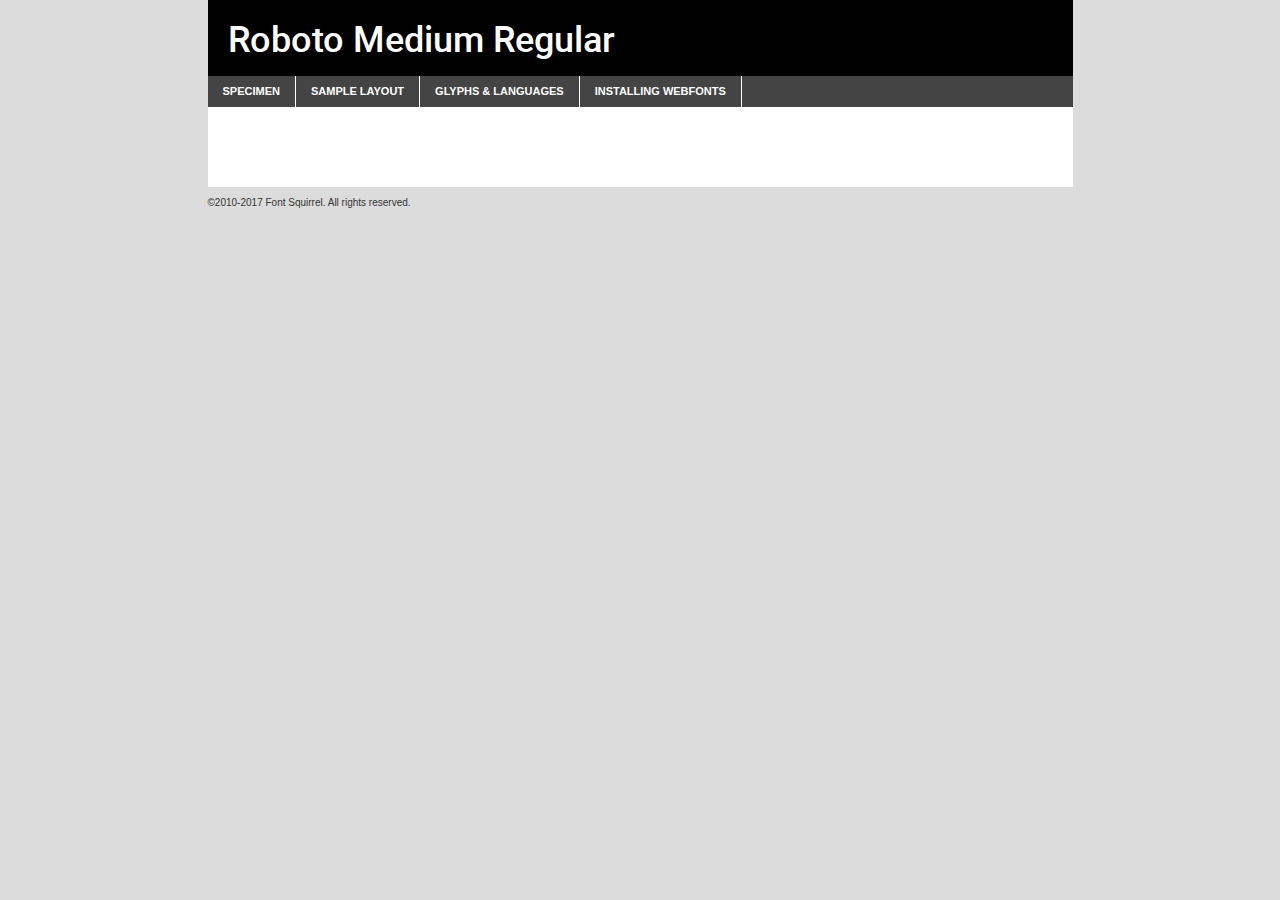
<file: fonts/Roboto/roboto-medium-demo.html>
<!DOCTYPE html PUBLIC "-//W3C//DTD XHTML 1.0 Transitional//EN"
	"http://www.w3.org/TR/xhtml1/DTD/xhtml1-transitional.dtd">

<html xmlns="http://www.w3.org/1999/xhtml" xml:lang="en" lang="en">
<head>
	<meta http-equiv="Content-Type" content="text/html; charset=utf-8" />
	<script src="http://ajax.googleapis.com/ajax/libs/jquery/1.7.2/jquery.min.js" type="text/javascript" charset="utf-8"></script>
	<script type="text/javascript">
	(function($){$.fn.easyTabs=function(option){var param=jQuery.extend({fadeSpeed:"fast",defaultContent:1,activeClass:'active'},option);$(this).each(function(){var thisId="#"+this.id;if(param.defaultContent==''){param.defaultContent=1;}
	if(typeof param.defaultContent=="number")
	{var defaultTab=$(thisId+" .tabs li:eq("+(param.defaultContent-1)+") a").attr('href').substr(1);}else{var defaultTab=param.defaultContent;}
	$(thisId+" .tabs li a").each(function(){var tabToHide=$(this).attr('href').substr(1);$("#"+tabToHide).addClass('easytabs-tab-content');});hideAll();changeContent(defaultTab);function hideAll(){$(thisId+" .easytabs-tab-content").hide();}
	function changeContent(tabId){hideAll();$(thisId+" .tabs li").removeClass(param.activeClass);$(thisId+" .tabs li a[href=#"+tabId+"]").closest('li').addClass(param.activeClass);if(param.fadeSpeed!="none")
	{$(thisId+" #"+tabId).fadeIn(param.fadeSpeed);}else{$(thisId+" #"+tabId).show();}}
	$(thisId+" .tabs li").click(function(){var tabId=$(this).find('a').attr('href').substr(1);changeContent(tabId);return false;});});}})(jQuery);
	</script>
	<link rel="stylesheet" href="specimen_files/specimen_stylesheet.css" type="text/css" charset="utf-8" />
	<link rel="stylesheet" href="stylesheet.css" type="text/css" charset="utf-8" />

	<style type="text/css">
					body{
				font-family: 'robotomedium';
							}
		</style>

	<title>Roboto Medium Regular Specimen</title>
	
	
	<script type="text/javascript" charset="utf-8">
		$(document).ready(function() {
			$('#container').easyTabs({defaultContent:1});
		});
	</script>
</head>

<body>
<div id="container">
	<div id="header">
		Roboto Medium Regular	</div>
	<ul class="tabs">
		<li><a href="#specimen">Specimen</a></li>
		<li><a href="#layout">Sample Layout</a></li>
				<li><a href="#glyphs">Glyphs &amp; Languages</a></li>
		<li><a href="#installing">Installing Webfonts</a></li>
		
	</ul>
	
	<div id="main_content">

		
			<div id="specimen">
		
				<div class="section">
					<div class="grid12 firstcol">
						<div class="huge">AaBb</div>
					</div>
				</div>
		
				<div class="section">
					<div class="glyph_range">A&#x200B;B&#x200b;C&#x200b;D&#x200b;E&#x200b;F&#x200b;G&#x200b;H&#x200b;I&#x200b;J&#x200b;K&#x200b;L&#x200b;M&#x200b;N&#x200b;O&#x200b;P&#x200b;Q&#x200b;R&#x200b;S&#x200b;T&#x200b;U&#x200b;V&#x200b;W&#x200b;X&#x200b;Y&#x200b;Z&#x200b;a&#x200b;b&#x200b;c&#x200b;d&#x200b;e&#x200b;f&#x200b;g&#x200b;h&#x200b;i&#x200b;j&#x200b;k&#x200b;l&#x200b;m&#x200b;n&#x200b;o&#x200b;p&#x200b;q&#x200b;r&#x200b;s&#x200b;t&#x200b;u&#x200b;v&#x200b;w&#x200b;x&#x200b;y&#x200b;z&#x200b;1&#x200b;2&#x200b;3&#x200b;4&#x200b;5&#x200b;6&#x200b;7&#x200b;8&#x200b;9&#x200b;0&#x200b;&amp;&#x200b;.&#x200b;,&#x200b;?&#x200b;!&#x200b;&#64;&#x200b;(&#x200b;)&#x200b;#&#x200b;$&#x200b;%&#x200b;*&#x200b;+&#x200b;-&#x200b;=&#x200b;:&#x200b;;</div>
				</div>
				<div class="section">
					<div class="grid12 firstcol">
						<table class="sample_table">
							<tr><td>10</td><td class="size10">abcdefghijklmnopqrstuvwxyzABCDEFGHIJKLMNOPQRSTUVWXYZ0123456789abcdefghijklmnopqrstuvwxyzABCDEFGHIJKLMNOPQRSTUVWXYZ0123456789abcdefghijklmnopqrstuvwxyzABCDEFGHIJKLMNOPQRSTUVWXYZ</td></tr>
							<tr><td>11</td><td class="size11">abcdefghijklmnopqrstuvwxyzABCDEFGHIJKLMNOPQRSTUVWXYZ0123456789abcdefghijklmnopqrstuvwxyzABCDEFGHIJKLMNOPQRSTUVWXYZ0123456789abcdefghijklmnopqrstuvwxyzABCDEFGHIJKLMNOPQRSTUVWXYZ</td></tr>
							<tr><td>12</td><td class="size12">abcdefghijklmnopqrstuvwxyzABCDEFGHIJKLMNOPQRSTUVWXYZ0123456789abcdefghijklmnopqrstuvwxyzABCDEFGHIJKLMNOPQRSTUVWXYZ0123456789abcdefghijklmnopqrstuvwxyzABCDEFGHIJKLMNOPQRSTUVWXYZ</td></tr>
							<tr><td>13</td><td class="size13">abcdefghijklmnopqrstuvwxyzABCDEFGHIJKLMNOPQRSTUVWXYZ0123456789abcdefghijklmnopqrstuvwxyzABCDEFGHIJKLMNOPQRSTUVWXYZ0123456789abcdefghijklmnopqrstuvwxyzABCDEFGHIJKLMNOPQRSTUVWXYZ</td></tr>
							<tr><td>14</td><td class="size14">abcdefghijklmnopqrstuvwxyzABCDEFGHIJKLMNOPQRSTUVWXYZ0123456789abcdefghijklmnopqrstuvwxyzABCDEFGHIJKLMNOPQRSTUVWXYZ0123456789abcdefghijklmnopqrstuvwxyzABCDEFGHIJKLMNOPQRSTUVWXYZ</td></tr>
							<tr><td>16</td><td class="size16">abcdefghijklmnopqrstuvwxyzABCDEFGHIJKLMNOPQRSTUVWXYZ0123456789abcdefghijklmnopqrstuvwxyzABCDEFGHIJKLMNOPQRSTUVWXYZ</td></tr>
							<tr><td>18</td><td class="size18">abcdefghijklmnopqrstuvwxyzABCDEFGHIJKLMNOPQRSTUVWXYZ0123456789abcdefghijklmnopqrstuvwxyzABCDEFGHIJKLMNOPQRSTUVWXYZ</td></tr>
							<tr><td>20</td><td class="size20">abcdefghijklmnopqrstuvwxyzABCDEFGHIJKLMNOPQRSTUVWXYZ0123456789abcdefghijklmnopqrstuvwxyzABCDEFGHIJKLMNOPQRSTUVWXYZ</td></tr>
							<tr><td>24</td><td class="size24">abcdefghijklmnopqrstuvwxyzABCDEFGHIJKLMNOPQRSTUVWXYZ0123456789abcdefghijklmnopqrstuvwxyzABCDEFGHIJKLMNOPQRSTUVWXYZ</td></tr>
							<tr><td>30</td><td class="size30">abcdefghijklmnopqrstuvwxyzABCDEFGHIJKLMNOPQRSTUVWXYZ0123456789abcdefghijklmnopqrstuvwxyzABCDEFGHIJKLMNOPQRSTUVWXYZ</td></tr>
							<tr><td>36</td><td class="size36">abcdefghijklmnopqrstuvwxyzABCDEFGHIJKLMNOPQRSTUVWXYZ0123456789abcdefghijklmnopqrstuvwxyzABCDEFGHIJKLMNOPQRSTUVWXYZ</td></tr>
							<tr><td>48</td><td class="size48">abcdefghijklmnopqrstuvwxyzABCDEFGHIJKLMNOPQRSTUVWXYZ0123456789abcdefghijklmnopqrstuvwxyzABCDEFGHIJKLMNOPQRSTUVWXYZ</td></tr>
							<tr><td>60</td><td class="size60">abcdefghijklmnopqrstuvwxyzABCDEFGHIJKLMNOPQRSTUVWXYZ0123456789abcdefghijklmnopqrstuvwxyzABCDEFGHIJKLMNOPQRSTUVWXYZ</td></tr>
							<tr><td>72</td><td class="size72">abcdefghijklmnopqrstuvwxyzABCDEFGHIJKLMNOPQRSTUVWXYZ0123456789abcdefghijklmnopqrstuvwxyzABCDEFGHIJKLMNOPQRSTUVWXYZ</td></tr>
							<tr><td>90</td><td class="size90">abcdefghijklmnopqrstuvwxyzABCDEFGHIJKLMNOPQRSTUVWXYZ0123456789abcdefghijklmnopqrstuvwxyzABCDEFGHIJKLMNOPQRSTUVWXYZ</td></tr>
						</table>
				
					</div>
			
				</div>
		
		
		
								<div class="section" id="bodycomparison">


										<div id="xheight">
				<div class="fontbody">&#x25FC;&#x25FC;&#x25FC;&#x25FC;&#x25FC;&#x25FC;&#x25FC;&#x25FC;&#x25FC;&#x25FC;&#x25FC;&#x25FC;&#x25FC;&#x25FC;&#x25FC;&#x25FC;&#x25FC;&#x25FC;&#x25FC;&#x25FC;&#x25FC;&#x25FC;&#x25FC;&#x25FC;&#x25FC;&#x25FC;&#x25FC;&#x25FC;&#x25FC;&#x25FC;&#x25FC;&#x25FC;&#x25FC;&#x25FC;&#x25FC;&#x25FC;&#x25FC;&#x25FC;&#x25FC;&#x25FC;&#x25FC;&#x25FC;&#x25FC;&#x25FC;&#x25FC;&#x25FC;&#x25FC;&#x25FC;&#x25FC;&#x25FC;&#x25FC;&#x25FC;&#x25FC;&#x25FC;&#x25FC;&#x25FC;&#x25FC;&#x25FC;&#x25FC;&#x25FC;&#x25FC;&#x25FC;&#x25FC;&#x25FC;&#x25FC;&#x25FC;&#x25FC;&#x25FC;&#x25FC;&#x25FC;&#x25FC;&#x25FC;&#x25FC;&#x25FC;&#x25FC;&#x25FC;&#x25FC;&#x25FC;&#x25FC;&#x25FC;&#x25FC;&#x25FC;&#x25FC;&#x25FC;&#x25FC;&#x25FC;&#x25FC;&#x25FC;&#x25FC;&#x25FC;&#x25FC;&#x25FC;&#x25FC;&#x25FC;&#x25FC;&#x25FC;&#x25FC;&#x25FC;&#x25FC;body</div><div class="arialbody">body</div><div class="verdanabody">body</div><div class="georgiabody">body</div></div>
										<div class="fontbody" style="z-index:1">
											body<span>Roboto Medium Regular</span>
										</div>
										<div class="arialbody" style="z-index:1">
											body<span>Arial</span>
										</div>
										<div class="verdanabody" style="z-index:1">
											body<span>Verdana</span>
										</div>
										<div class="georgiabody" style="z-index:1">
											body<span>Georgia</span>
										</div>



								</div>
		
		
				<div class="section psample psample_row1" id="">
					
					<div class="grid2 firstcol">
						<p class="size10"><span>10.</span>Aenean lacinia bibendum nulla sed consectetur. Fusce dapibus, tellus ac cursus commodo, tortor mauris condimentum nibh, ut fermentum massa justo sit amet risus. Nullam id dolor id nibh ultricies vehicula ut id elit. Cum sociis natoque penatibus et magnis dis parturient montes, nascetur ridiculus mus. Nulla vitae elit libero, a pharetra augue.</p>
			
					</div>
					<div class="grid3">
						<p class="size11"><span>11.</span>Aenean lacinia bibendum nulla sed consectetur. Fusce dapibus, tellus ac cursus commodo, tortor mauris condimentum nibh, ut fermentum massa justo sit amet risus. Nullam id dolor id nibh ultricies vehicula ut id elit. Cum sociis natoque penatibus et magnis dis parturient montes, nascetur ridiculus mus. Nulla vitae elit libero, a pharetra augue.</p>
			
					</div>
					<div class="grid3">
						<p class="size12"><span>12.</span>Aenean lacinia bibendum nulla sed consectetur. Fusce dapibus, tellus ac cursus commodo, tortor mauris condimentum nibh, ut fermentum massa justo sit amet risus. Nullam id dolor id nibh ultricies vehicula ut id elit. Cum sociis natoque penatibus et magnis dis parturient montes, nascetur ridiculus mus. Nulla vitae elit libero, a pharetra augue.</p>
			
					</div>
					<div class="grid4">
						<p class="size13"><span>13.</span>Aenean lacinia bibendum nulla sed consectetur. Fusce dapibus, tellus ac cursus commodo, tortor mauris condimentum nibh, ut fermentum massa justo sit amet risus. Nullam id dolor id nibh ultricies vehicula ut id elit. Cum sociis natoque penatibus et magnis dis parturient montes, nascetur ridiculus mus. Nulla vitae elit libero, a pharetra augue.</p>
			
					</div>
					<div class="white_blend"></div>
					
				</div>
				<div class="section psample psample_row2" id="">
					<div class="grid3 firstcol">
						<p class="size14"><span>14.</span>Aenean lacinia bibendum nulla sed consectetur. Fusce dapibus, tellus ac cursus commodo, tortor mauris condimentum nibh, ut fermentum massa justo sit amet risus. Nullam id dolor id nibh ultricies vehicula ut id elit. Cum sociis natoque penatibus et magnis dis parturient montes, nascetur ridiculus mus. Nulla vitae elit libero, a pharetra augue.</p>
			
					</div>
					<div class="grid4">
						<p class="size16"><span>16.</span>Aenean lacinia bibendum nulla sed consectetur. Fusce dapibus, tellus ac cursus commodo, tortor mauris condimentum nibh, ut fermentum massa justo sit amet risus. Nullam id dolor id nibh ultricies vehicula ut id elit. Cum sociis natoque penatibus et magnis dis parturient montes, nascetur ridiculus mus. Nulla vitae elit libero, a pharetra augue.</p>
			
					</div>
					<div class="grid5">
						<p class="size18"><span>18.</span>Aenean lacinia bibendum nulla sed consectetur. Fusce dapibus, tellus ac cursus commodo, tortor mauris condimentum nibh, ut fermentum massa justo sit amet risus. Nullam id dolor id nibh ultricies vehicula ut id elit. Cum sociis natoque penatibus et magnis dis parturient montes, nascetur ridiculus mus. Nulla vitae elit libero, a pharetra augue.</p>
			
					</div>

					<div class="white_blend"></div>

				</div>
				
				<div class="section psample psample_row3" id="">
					<div class="grid5 firstcol">
						<p class="size20"><span>20.</span>Aenean lacinia bibendum nulla sed consectetur. Fusce dapibus, tellus ac cursus commodo, tortor mauris condimentum nibh, ut fermentum massa justo sit amet risus. Nullam id dolor id nibh ultricies vehicula ut id elit. Cum sociis natoque penatibus et magnis dis parturient montes, nascetur ridiculus mus. Nulla vitae elit libero, a pharetra augue.</p>
					</div>
					<div class="grid7">
						<p class="size24"><span>24.</span>Aenean lacinia bibendum nulla sed consectetur. Fusce dapibus, tellus ac cursus commodo, tortor mauris condimentum nibh, ut fermentum massa justo sit amet risus. Nullam id dolor id nibh ultricies vehicula ut id elit. Cum sociis natoque penatibus et magnis dis parturient montes, nascetur ridiculus mus. Nulla vitae elit libero, a pharetra augue.</p>
					</div>
					
					<div class="white_blend"></div>
					
				</div>
				
				<div class="section psample psample_row4" id="">
					<div class="grid12 firstcol">
						<p class="size30"><span>30.</span>Aenean lacinia bibendum nulla sed consectetur. Fusce dapibus, tellus ac cursus commodo, tortor mauris condimentum nibh, ut fermentum massa justo sit amet risus. Nullam id dolor id nibh ultricies vehicula ut id elit. Cum sociis natoque penatibus et magnis dis parturient montes, nascetur ridiculus mus. Nulla vitae elit libero, a pharetra augue.</p>
					</div>
					<div class="white_blend"></div>
					
				</div>
				
				
				
				<div class="section psample psample_row1 fullreverse">
					<div class="grid2 firstcol">
						<p class="size10"><span>10.</span>Aenean lacinia bibendum nulla sed consectetur. Fusce dapibus, tellus ac cursus commodo, tortor mauris condimentum nibh, ut fermentum massa justo sit amet risus. Nullam id dolor id nibh ultricies vehicula ut id elit. Cum sociis natoque penatibus et magnis dis parturient montes, nascetur ridiculus mus. Nulla vitae elit libero, a pharetra augue.</p>
			
					</div>
					<div class="grid3">
						<p class="size11"><span>11.</span>Aenean lacinia bibendum nulla sed consectetur. Fusce dapibus, tellus ac cursus commodo, tortor mauris condimentum nibh, ut fermentum massa justo sit amet risus. Nullam id dolor id nibh ultricies vehicula ut id elit. Cum sociis natoque penatibus et magnis dis parturient montes, nascetur ridiculus mus. Nulla vitae elit libero, a pharetra augue.</p>
			
					</div>
					<div class="grid3">
						<p class="size12"><span>12.</span>Aenean lacinia bibendum nulla sed consectetur. Fusce dapibus, tellus ac cursus commodo, tortor mauris condimentum nibh, ut fermentum massa justo sit amet risus. Nullam id dolor id nibh ultricies vehicula ut id elit. Cum sociis natoque penatibus et magnis dis parturient montes, nascetur ridiculus mus. Nulla vitae elit libero, a pharetra augue.</p>
			
					</div>
					<div class="grid4">
						<p class="size13"><span>13.</span>Aenean lacinia bibendum nulla sed consectetur. Fusce dapibus, tellus ac cursus commodo, tortor mauris condimentum nibh, ut fermentum massa justo sit amet risus. Nullam id dolor id nibh ultricies vehicula ut id elit. Cum sociis natoque penatibus et magnis dis parturient montes, nascetur ridiculus mus. Nulla vitae elit libero, a pharetra augue.</p>
			
					</div>
					<div class="black_blend"></div>
					
				</div>
				
				<div class="section psample psample_row2 fullreverse">
					<div class="grid3 firstcol">
						<p class="size14"><span>14.</span>Aenean lacinia bibendum nulla sed consectetur. Fusce dapibus, tellus ac cursus commodo, tortor mauris condimentum nibh, ut fermentum massa justo sit amet risus. Nullam id dolor id nibh ultricies vehicula ut id elit. Cum sociis natoque penatibus et magnis dis parturient montes, nascetur ridiculus mus. Nulla vitae elit libero, a pharetra augue.</p>
			
					</div>
					<div class="grid4">
						<p class="size16"><span>16.</span>Aenean lacinia bibendum nulla sed consectetur. Fusce dapibus, tellus ac cursus commodo, tortor mauris condimentum nibh, ut fermentum massa justo sit amet risus. Nullam id dolor id nibh ultricies vehicula ut id elit. Cum sociis natoque penatibus et magnis dis parturient montes, nascetur ridiculus mus. Nulla vitae elit libero, a pharetra augue.</p>
			
					</div>
					<div class="grid5">
						<p class="size18"><span>18.</span>Aenean lacinia bibendum nulla sed consectetur. Fusce dapibus, tellus ac cursus commodo, tortor mauris condimentum nibh, ut fermentum massa justo sit amet risus. Nullam id dolor id nibh ultricies vehicula ut id elit. Cum sociis natoque penatibus et magnis dis parturient montes, nascetur ridiculus mus. Nulla vitae elit libero, a pharetra augue.</p>
			
					</div>
					<div class="black_blend"></div>

				</div>
				
				<div class="section psample fullreverse psample_row3" id="">
					<div class="grid5 firstcol">
						<p class="size20"><span>20.</span>Aenean lacinia bibendum nulla sed consectetur. Fusce dapibus, tellus ac cursus commodo, tortor mauris condimentum nibh, ut fermentum massa justo sit amet risus. Nullam id dolor id nibh ultricies vehicula ut id elit. Cum sociis natoque penatibus et magnis dis parturient montes, nascetur ridiculus mus. Nulla vitae elit libero, a pharetra augue.</p>
					</div>
					<div class="grid7">
						<p class="size24"><span>24.</span>Aenean lacinia bibendum nulla sed consectetur. Fusce dapibus, tellus ac cursus commodo, tortor mauris condimentum nibh, ut fermentum massa justo sit amet risus. Nullam id dolor id nibh ultricies vehicula ut id elit. Cum sociis natoque penatibus et magnis dis parturient montes, nascetur ridiculus mus. Nulla vitae elit libero, a pharetra augue.</p>
					</div>
					
					<div class="black_blend"></div>
					
				</div>
				
				<div class="section psample fullreverse psample_row4" id="" style="border-bottom: 20px #000 solid;">
					<div class="grid12 firstcol">
						<p class="size30"><span>30.</span>Aenean lacinia bibendum nulla sed consectetur. Fusce dapibus, tellus ac cursus commodo, tortor mauris condimentum nibh, ut fermentum massa justo sit amet risus. Nullam id dolor id nibh ultricies vehicula ut id elit. Cum sociis natoque penatibus et magnis dis parturient montes, nascetur ridiculus mus. Nulla vitae elit libero, a pharetra augue.</p>
					</div>
					<div class="black_blend"></div>
					
				</div>
				
				
				
				
			</div>
			
			<div id="layout">
				
				<div class="section">
					
					<div class="grid12 firstcol">
						<h1>Lorem Ipsum Dolor</h1>
						<h2>Etiam porta sem malesuada magna mollis euismod</h2>
						
						<p class="byline">By <a href="#link">Aenean Lacinia</a></p>
					</div>
				</div>
				<div class="section">
					<div class="grid8 firstcol">
						<p class="large">Donec sed odio dui. Morbi leo risus, porta ac consectetur ac, vestibulum at eros. Fusce dapibus, tellus ac cursus commodo, tortor mauris condimentum nibh, ut fermentum massa justo sit amet risus. </p>

						
						<h3>Pellentesque ornare sem</h3>

						<p>Maecenas sed diam eget risus varius blandit sit amet non magna. Maecenas faucibus mollis interdum. Donec ullamcorper nulla non metus auctor fringilla. Nullam id dolor id nibh ultricies vehicula ut id elit. Nullam id dolor id nibh ultricies vehicula ut id elit. </p>

						<p>Aenean eu leo quam. Pellentesque ornare sem lacinia quam venenatis vestibulum. Lorem ipsum dolor sit amet, consectetur adipiscing elit. Cum sociis natoque penatibus et magnis dis parturient montes, nascetur ridiculus mus. </p>

						<p>Nulla vitae elit libero, a pharetra augue. Praesent commodo cursus magna, vel scelerisque nisl consectetur et. Aenean lacinia bibendum nulla sed consectetur. </p>

						<p>Nullam quis risus eget urna mollis ornare vel eu leo. Nullam quis risus eget urna mollis ornare vel eu leo. Maecenas sed diam eget risus varius blandit sit amet non magna. Donec ullamcorper nulla non metus auctor fringilla. </p>

						<h3>Cras mattis consectetur</h3>

						<p>Aenean eu leo quam. Pellentesque ornare sem lacinia quam venenatis vestibulum. Aenean lacinia bibendum nulla sed consectetur. Integer posuere erat a ante venenatis dapibus posuere velit aliquet. Cras mattis consectetur purus sit amet fermentum. </p>

						<p>Nullam id dolor id nibh ultricies vehicula ut id elit. Nullam quis risus eget urna mollis ornare vel eu leo. Cras mattis consectetur purus sit amet fermentum.</p>
					</div>
					
					<div class="grid4 sidebar">
						
						<div class="box reverse">
							<p class="last">Nullam quis risus eget urna mollis ornare vel eu leo. Donec ullamcorper nulla non metus auctor fringilla. Cras mattis consectetur purus sit amet fermentum. Sed posuere consectetur est at lobortis. Lorem ipsum dolor sit amet, consectetur adipiscing elit. </p>
						</div>
						
						<p class="caption">Maecenas sed diam eget risus varius.</p>

						<p>Vestibulum id ligula porta felis euismod semper. Integer posuere erat a ante venenatis dapibus posuere velit aliquet. Vestibulum id ligula porta felis euismod semper. Sed posuere consectetur est at lobortis. Maecenas sed diam eget risus varius blandit sit amet non magna. Fusce dapibus, tellus ac cursus commodo, tortor mauris condimentum nibh, ut fermentum massa justo sit amet risus. </p>

					

						<p>Duis mollis, est non commodo luctus, nisi erat porttitor ligula, eget lacinia odio sem nec elit. Aenean lacinia bibendum nulla sed consectetur. Vivamus sagittis lacus vel augue laoreet rutrum faucibus dolor auctor. Aenean lacinia bibendum nulla sed consectetur. Nullam quis risus eget urna mollis ornare vel eu leo. </p>

						<p>Praesent commodo cursus magna, vel scelerisque nisl consectetur et. Donec ullamcorper nulla non metus auctor fringilla. Maecenas faucibus mollis interdum. Fusce dapibus, tellus ac cursus commodo, tortor mauris condimentum nibh, ut fermentum massa justo sit amet risus. </p>

					</div>
				</div>
				
			</div>


			



		<div id="glyphs">
			<div class="section">
				<div class="grid12 firstcol">
			
				<h1>Language Support</h1>
				<p>The subset of Roboto Medium Regular in this kit supports the following languages:<br />
			
					Cyrillic, English, Arrernte, Bislama, Cebuano, Fijian, Gilbertese, Hmong, Ibanag, Iloko_ilokano, Interglossa_glosa, Interlingua, Lojban, Norfolk_pitcairnese, Oromo, Rotokas, Seychelles_creole, Shona, Somali, Southern_ndebele, Swahili, Swati_swazi, Tok_pisin, Turkmen_cyrillic, Uyghur_cyrillic, Votic_cyrillic, Warlpiri, Xhosa, Zulu, Latinbasic, Ubasic, Demo, Moldovan				</p>
				<h1>Glyph Chart</h1>
				<p>The subset of Roboto Medium Regular in this kit includes all the glyphs listed below. Unicode entities are included above each glyph to help you insert individual characters into your layout.</p>
				<div id="glyph_chart">
			
																														 <div><p>&amp;#2;</p>&#2;</div>
																				 <div><p>&amp;#13;</p>&#13;</div>
																				 <div><p>&amp;#32;</p>&#32;</div>
																				 <div><p>&amp;#33;</p>&#33;</div>
																				 <div><p>&amp;#34;</p>&#34;</div>
																				 <div><p>&amp;#35;</p>&#35;</div>
																				 <div><p>&amp;#36;</p>&#36;</div>
																				 <div><p>&amp;#37;</p>&#37;</div>
																				 <div><p>&amp;#38;</p>&#38;</div>
																				 <div><p>&amp;#39;</p>&#39;</div>
																				 <div><p>&amp;#40;</p>&#40;</div>
																				 <div><p>&amp;#41;</p>&#41;</div>
																				 <div><p>&amp;#42;</p>&#42;</div>
																				 <div><p>&amp;#43;</p>&#43;</div>
																				 <div><p>&amp;#44;</p>&#44;</div>
																				 <div><p>&amp;#45;</p>&#45;</div>
																				 <div><p>&amp;#46;</p>&#46;</div>
																				 <div><p>&amp;#47;</p>&#47;</div>
																				 <div><p>&amp;#48;</p>&#48;</div>
																				 <div><p>&amp;#49;</p>&#49;</div>
																				 <div><p>&amp;#50;</p>&#50;</div>
																				 <div><p>&amp;#51;</p>&#51;</div>
																				 <div><p>&amp;#52;</p>&#52;</div>
																				 <div><p>&amp;#53;</p>&#53;</div>
																				 <div><p>&amp;#54;</p>&#54;</div>
																				 <div><p>&amp;#55;</p>&#55;</div>
																				 <div><p>&amp;#56;</p>&#56;</div>
																				 <div><p>&amp;#57;</p>&#57;</div>
																				 <div><p>&amp;#58;</p>&#58;</div>
																				 <div><p>&amp;#59;</p>&#59;</div>
																				 <div><p>&amp;#60;</p>&#60;</div>
																				 <div><p>&amp;#61;</p>&#61;</div>
																				 <div><p>&amp;#62;</p>&#62;</div>
																				 <div><p>&amp;#63;</p>&#63;</div>
																				 <div><p>&amp;#64;</p>&#64;</div>
																				 <div><p>&amp;#65;</p>&#65;</div>
																				 <div><p>&amp;#66;</p>&#66;</div>
																				 <div><p>&amp;#67;</p>&#67;</div>
																				 <div><p>&amp;#68;</p>&#68;</div>
																				 <div><p>&amp;#69;</p>&#69;</div>
																				 <div><p>&amp;#70;</p>&#70;</div>
																				 <div><p>&amp;#71;</p>&#71;</div>
																				 <div><p>&amp;#72;</p>&#72;</div>
																				 <div><p>&amp;#73;</p>&#73;</div>
																				 <div><p>&amp;#74;</p>&#74;</div>
																				 <div><p>&amp;#75;</p>&#75;</div>
																				 <div><p>&amp;#76;</p>&#76;</div>
																				 <div><p>&amp;#77;</p>&#77;</div>
																				 <div><p>&amp;#78;</p>&#78;</div>
																				 <div><p>&amp;#79;</p>&#79;</div>
																				 <div><p>&amp;#80;</p>&#80;</div>
																				 <div><p>&amp;#81;</p>&#81;</div>
																				 <div><p>&amp;#82;</p>&#82;</div>
																				 <div><p>&amp;#83;</p>&#83;</div>
																				 <div><p>&amp;#84;</p>&#84;</div>
																				 <div><p>&amp;#85;</p>&#85;</div>
																				 <div><p>&amp;#86;</p>&#86;</div>
																				 <div><p>&amp;#87;</p>&#87;</div>
																				 <div><p>&amp;#88;</p>&#88;</div>
																				 <div><p>&amp;#89;</p>&#89;</div>
																				 <div><p>&amp;#90;</p>&#90;</div>
																				 <div><p>&amp;#91;</p>&#91;</div>
																				 <div><p>&amp;#92;</p>&#92;</div>
																				 <div><p>&amp;#93;</p>&#93;</div>
																				 <div><p>&amp;#94;</p>&#94;</div>
																				 <div><p>&amp;#95;</p>&#95;</div>
																				 <div><p>&amp;#96;</p>&#96;</div>
																				 <div><p>&amp;#97;</p>&#97;</div>
																				 <div><p>&amp;#98;</p>&#98;</div>
																				 <div><p>&amp;#99;</p>&#99;</div>
																				 <div><p>&amp;#100;</p>&#100;</div>
																				 <div><p>&amp;#101;</p>&#101;</div>
																				 <div><p>&amp;#102;</p>&#102;</div>
																				 <div><p>&amp;#103;</p>&#103;</div>
																				 <div><p>&amp;#104;</p>&#104;</div>
																				 <div><p>&amp;#105;</p>&#105;</div>
																				 <div><p>&amp;#106;</p>&#106;</div>
																				 <div><p>&amp;#107;</p>&#107;</div>
																				 <div><p>&amp;#108;</p>&#108;</div>
																				 <div><p>&amp;#109;</p>&#109;</div>
																				 <div><p>&amp;#110;</p>&#110;</div>
																				 <div><p>&amp;#111;</p>&#111;</div>
																				 <div><p>&amp;#112;</p>&#112;</div>
																				 <div><p>&amp;#113;</p>&#113;</div>
																				 <div><p>&amp;#114;</p>&#114;</div>
																				 <div><p>&amp;#115;</p>&#115;</div>
																				 <div><p>&amp;#116;</p>&#116;</div>
																				 <div><p>&amp;#117;</p>&#117;</div>
																				 <div><p>&amp;#118;</p>&#118;</div>
																				 <div><p>&amp;#119;</p>&#119;</div>
																				 <div><p>&amp;#120;</p>&#120;</div>
																				 <div><p>&amp;#121;</p>&#121;</div>
																				 <div><p>&amp;#122;</p>&#122;</div>
																				 <div><p>&amp;#123;</p>&#123;</div>
																				 <div><p>&amp;#124;</p>&#124;</div>
																				 <div><p>&amp;#125;</p>&#125;</div>
																				 <div><p>&amp;#126;</p>&#126;</div>
																				 <div><p>&amp;#160;</p>&#160;</div>
																				 <div><p>&amp;#162;</p>&#162;</div>
																				 <div><p>&amp;#163;</p>&#163;</div>
																				 <div><p>&amp;#165;</p>&#165;</div>
																				 <div><p>&amp;#168;</p>&#168;</div>
																				 <div><p>&amp;#169;</p>&#169;</div>
																				 <div><p>&amp;#171;</p>&#171;</div>
																				 <div><p>&amp;#173;</p>&#173;</div>
																				 <div><p>&amp;#174;</p>&#174;</div>
																				 <div><p>&amp;#180;</p>&#180;</div>
																				 <div><p>&amp;#184;</p>&#184;</div>
																				 <div><p>&amp;#187;</p>&#187;</div>
																				 <div><p>&amp;#710;</p>&#710;</div>
																				 <div><p>&amp;#730;</p>&#730;</div>
																				 <div><p>&amp;#732;</p>&#732;</div>
																				 <div><p>&amp;#1024;</p>&#1024;</div>
																				 <div><p>&amp;#1025;</p>&#1025;</div>
																				 <div><p>&amp;#1026;</p>&#1026;</div>
																				 <div><p>&amp;#1027;</p>&#1027;</div>
																				 <div><p>&amp;#1028;</p>&#1028;</div>
																				 <div><p>&amp;#1029;</p>&#1029;</div>
																				 <div><p>&amp;#1030;</p>&#1030;</div>
																				 <div><p>&amp;#1031;</p>&#1031;</div>
																				 <div><p>&amp;#1032;</p>&#1032;</div>
																				 <div><p>&amp;#1033;</p>&#1033;</div>
																				 <div><p>&amp;#1034;</p>&#1034;</div>
																				 <div><p>&amp;#1035;</p>&#1035;</div>
																				 <div><p>&amp;#1036;</p>&#1036;</div>
																				 <div><p>&amp;#1037;</p>&#1037;</div>
																				 <div><p>&amp;#1038;</p>&#1038;</div>
																				 <div><p>&amp;#1039;</p>&#1039;</div>
																				 <div><p>&amp;#1040;</p>&#1040;</div>
																				 <div><p>&amp;#1041;</p>&#1041;</div>
																				 <div><p>&amp;#1042;</p>&#1042;</div>
																				 <div><p>&amp;#1043;</p>&#1043;</div>
																				 <div><p>&amp;#1044;</p>&#1044;</div>
																				 <div><p>&amp;#1045;</p>&#1045;</div>
																				 <div><p>&amp;#1046;</p>&#1046;</div>
																				 <div><p>&amp;#1047;</p>&#1047;</div>
																				 <div><p>&amp;#1048;</p>&#1048;</div>
																				 <div><p>&amp;#1049;</p>&#1049;</div>
																				 <div><p>&amp;#1050;</p>&#1050;</div>
																				 <div><p>&amp;#1051;</p>&#1051;</div>
																				 <div><p>&amp;#1052;</p>&#1052;</div>
																				 <div><p>&amp;#1053;</p>&#1053;</div>
																				 <div><p>&amp;#1054;</p>&#1054;</div>
																				 <div><p>&amp;#1055;</p>&#1055;</div>
																				 <div><p>&amp;#1056;</p>&#1056;</div>
																				 <div><p>&amp;#1057;</p>&#1057;</div>
																				 <div><p>&amp;#1058;</p>&#1058;</div>
																				 <div><p>&amp;#1059;</p>&#1059;</div>
																				 <div><p>&amp;#1060;</p>&#1060;</div>
																				 <div><p>&amp;#1061;</p>&#1061;</div>
																				 <div><p>&amp;#1062;</p>&#1062;</div>
																				 <div><p>&amp;#1063;</p>&#1063;</div>
																				 <div><p>&amp;#1064;</p>&#1064;</div>
																				 <div><p>&amp;#1065;</p>&#1065;</div>
																				 <div><p>&amp;#1066;</p>&#1066;</div>
																				 <div><p>&amp;#1067;</p>&#1067;</div>
																				 <div><p>&amp;#1068;</p>&#1068;</div>
																				 <div><p>&amp;#1069;</p>&#1069;</div>
																				 <div><p>&amp;#1070;</p>&#1070;</div>
																				 <div><p>&amp;#1071;</p>&#1071;</div>
																				 <div><p>&amp;#1072;</p>&#1072;</div>
																				 <div><p>&amp;#1073;</p>&#1073;</div>
																				 <div><p>&amp;#1074;</p>&#1074;</div>
																				 <div><p>&amp;#1075;</p>&#1075;</div>
																				 <div><p>&amp;#1076;</p>&#1076;</div>
																				 <div><p>&amp;#1077;</p>&#1077;</div>
																				 <div><p>&amp;#1078;</p>&#1078;</div>
																				 <div><p>&amp;#1079;</p>&#1079;</div>
																				 <div><p>&amp;#1080;</p>&#1080;</div>
																				 <div><p>&amp;#1081;</p>&#1081;</div>
																				 <div><p>&amp;#1082;</p>&#1082;</div>
																				 <div><p>&amp;#1083;</p>&#1083;</div>
																				 <div><p>&amp;#1084;</p>&#1084;</div>
																				 <div><p>&amp;#1085;</p>&#1085;</div>
																				 <div><p>&amp;#1086;</p>&#1086;</div>
																				 <div><p>&amp;#1087;</p>&#1087;</div>
																				 <div><p>&amp;#1088;</p>&#1088;</div>
																				 <div><p>&amp;#1089;</p>&#1089;</div>
																				 <div><p>&amp;#1090;</p>&#1090;</div>
																				 <div><p>&amp;#1091;</p>&#1091;</div>
																				 <div><p>&amp;#1092;</p>&#1092;</div>
																				 <div><p>&amp;#1093;</p>&#1093;</div>
																				 <div><p>&amp;#1094;</p>&#1094;</div>
																				 <div><p>&amp;#1095;</p>&#1095;</div>
																				 <div><p>&amp;#1096;</p>&#1096;</div>
																				 <div><p>&amp;#1097;</p>&#1097;</div>
																				 <div><p>&amp;#1098;</p>&#1098;</div>
																				 <div><p>&amp;#1099;</p>&#1099;</div>
																				 <div><p>&amp;#1100;</p>&#1100;</div>
																				 <div><p>&amp;#1101;</p>&#1101;</div>
																				 <div><p>&amp;#1102;</p>&#1102;</div>
																				 <div><p>&amp;#1103;</p>&#1103;</div>
																				 <div><p>&amp;#1104;</p>&#1104;</div>
																				 <div><p>&amp;#1105;</p>&#1105;</div>
																				 <div><p>&amp;#1106;</p>&#1106;</div>
																				 <div><p>&amp;#1107;</p>&#1107;</div>
																				 <div><p>&amp;#1108;</p>&#1108;</div>
																				 <div><p>&amp;#1109;</p>&#1109;</div>
																				 <div><p>&amp;#1110;</p>&#1110;</div>
																				 <div><p>&amp;#1111;</p>&#1111;</div>
																				 <div><p>&amp;#1112;</p>&#1112;</div>
																				 <div><p>&amp;#1113;</p>&#1113;</div>
																				 <div><p>&amp;#1114;</p>&#1114;</div>
																				 <div><p>&amp;#1115;</p>&#1115;</div>
																				 <div><p>&amp;#1116;</p>&#1116;</div>
																				 <div><p>&amp;#1117;</p>&#1117;</div>
																				 <div><p>&amp;#1118;</p>&#1118;</div>
																				 <div><p>&amp;#1119;</p>&#1119;</div>
																				 <div><p>&amp;#1120;</p>&#1120;</div>
																				 <div><p>&amp;#1121;</p>&#1121;</div>
																				 <div><p>&amp;#1122;</p>&#1122;</div>
																				 <div><p>&amp;#1123;</p>&#1123;</div>
																				 <div><p>&amp;#1124;</p>&#1124;</div>
																				 <div><p>&amp;#1125;</p>&#1125;</div>
																				 <div><p>&amp;#1126;</p>&#1126;</div>
																				 <div><p>&amp;#1127;</p>&#1127;</div>
																				 <div><p>&amp;#1128;</p>&#1128;</div>
																				 <div><p>&amp;#1129;</p>&#1129;</div>
																				 <div><p>&amp;#1130;</p>&#1130;</div>
																				 <div><p>&amp;#1131;</p>&#1131;</div>
																				 <div><p>&amp;#1132;</p>&#1132;</div>
																				 <div><p>&amp;#1133;</p>&#1133;</div>
																				 <div><p>&amp;#1134;</p>&#1134;</div>
																				 <div><p>&amp;#1135;</p>&#1135;</div>
																				 <div><p>&amp;#1136;</p>&#1136;</div>
																				 <div><p>&amp;#1137;</p>&#1137;</div>
																				 <div><p>&amp;#1138;</p>&#1138;</div>
																				 <div><p>&amp;#1139;</p>&#1139;</div>
																				 <div><p>&amp;#1140;</p>&#1140;</div>
																				 <div><p>&amp;#1141;</p>&#1141;</div>
																				 <div><p>&amp;#1142;</p>&#1142;</div>
																				 <div><p>&amp;#1143;</p>&#1143;</div>
																				 <div><p>&amp;#1144;</p>&#1144;</div>
																				 <div><p>&amp;#1145;</p>&#1145;</div>
																				 <div><p>&amp;#1146;</p>&#1146;</div>
																				 <div><p>&amp;#1147;</p>&#1147;</div>
																				 <div><p>&amp;#1148;</p>&#1148;</div>
																				 <div><p>&amp;#1149;</p>&#1149;</div>
																				 <div><p>&amp;#1150;</p>&#1150;</div>
																				 <div><p>&amp;#1151;</p>&#1151;</div>
																				 <div><p>&amp;#1152;</p>&#1152;</div>
																				 <div><p>&amp;#1153;</p>&#1153;</div>
																				 <div><p>&amp;#1154;</p>&#1154;</div>
																				 <div><p>&amp;#1155;</p>&#1155;</div>
																				 <div><p>&amp;#1156;</p>&#1156;</div>
																				 <div><p>&amp;#1157;</p>&#1157;</div>
																				 <div><p>&amp;#1158;</p>&#1158;</div>
																				 <div><p>&amp;#1160;</p>&#1160;</div>
																				 <div><p>&amp;#1161;</p>&#1161;</div>
																				 <div><p>&amp;#1162;</p>&#1162;</div>
																				 <div><p>&amp;#1163;</p>&#1163;</div>
																				 <div><p>&amp;#1164;</p>&#1164;</div>
																				 <div><p>&amp;#1165;</p>&#1165;</div>
																				 <div><p>&amp;#1166;</p>&#1166;</div>
																				 <div><p>&amp;#1167;</p>&#1167;</div>
																				 <div><p>&amp;#1168;</p>&#1168;</div>
																				 <div><p>&amp;#1169;</p>&#1169;</div>
																				 <div><p>&amp;#1170;</p>&#1170;</div>
																				 <div><p>&amp;#1171;</p>&#1171;</div>
																				 <div><p>&amp;#1172;</p>&#1172;</div>
																				 <div><p>&amp;#1173;</p>&#1173;</div>
																				 <div><p>&amp;#1174;</p>&#1174;</div>
																				 <div><p>&amp;#1175;</p>&#1175;</div>
																				 <div><p>&amp;#1176;</p>&#1176;</div>
																				 <div><p>&amp;#1177;</p>&#1177;</div>
																				 <div><p>&amp;#1178;</p>&#1178;</div>
																				 <div><p>&amp;#1179;</p>&#1179;</div>
																				 <div><p>&amp;#1180;</p>&#1180;</div>
																				 <div><p>&amp;#1181;</p>&#1181;</div>
																				 <div><p>&amp;#1182;</p>&#1182;</div>
																				 <div><p>&amp;#1183;</p>&#1183;</div>
																				 <div><p>&amp;#1184;</p>&#1184;</div>
																				 <div><p>&amp;#1185;</p>&#1185;</div>
																				 <div><p>&amp;#1186;</p>&#1186;</div>
																				 <div><p>&amp;#1187;</p>&#1187;</div>
																				 <div><p>&amp;#1188;</p>&#1188;</div>
																				 <div><p>&amp;#1189;</p>&#1189;</div>
																				 <div><p>&amp;#1190;</p>&#1190;</div>
																				 <div><p>&amp;#1191;</p>&#1191;</div>
																				 <div><p>&amp;#1192;</p>&#1192;</div>
																				 <div><p>&amp;#1193;</p>&#1193;</div>
																				 <div><p>&amp;#1194;</p>&#1194;</div>
																				 <div><p>&amp;#1195;</p>&#1195;</div>
																				 <div><p>&amp;#1196;</p>&#1196;</div>
																				 <div><p>&amp;#1197;</p>&#1197;</div>
																				 <div><p>&amp;#1198;</p>&#1198;</div>
																				 <div><p>&amp;#1199;</p>&#1199;</div>
																				 <div><p>&amp;#1200;</p>&#1200;</div>
																				 <div><p>&amp;#1201;</p>&#1201;</div>
																				 <div><p>&amp;#1202;</p>&#1202;</div>
																				 <div><p>&amp;#1203;</p>&#1203;</div>
																				 <div><p>&amp;#1204;</p>&#1204;</div>
																				 <div><p>&amp;#1205;</p>&#1205;</div>
																				 <div><p>&amp;#1206;</p>&#1206;</div>
																				 <div><p>&amp;#1207;</p>&#1207;</div>
																				 <div><p>&amp;#1208;</p>&#1208;</div>
																				 <div><p>&amp;#1209;</p>&#1209;</div>
																				 <div><p>&amp;#1210;</p>&#1210;</div>
																				 <div><p>&amp;#1211;</p>&#1211;</div>
																				 <div><p>&amp;#1212;</p>&#1212;</div>
																				 <div><p>&amp;#1213;</p>&#1213;</div>
																				 <div><p>&amp;#1214;</p>&#1214;</div>
																				 <div><p>&amp;#1215;</p>&#1215;</div>
																				 <div><p>&amp;#1216;</p>&#1216;</div>
																				 <div><p>&amp;#1217;</p>&#1217;</div>
																				 <div><p>&amp;#1218;</p>&#1218;</div>
																				 <div><p>&amp;#1219;</p>&#1219;</div>
																				 <div><p>&amp;#1220;</p>&#1220;</div>
																				 <div><p>&amp;#1221;</p>&#1221;</div>
																				 <div><p>&amp;#1222;</p>&#1222;</div>
																				 <div><p>&amp;#1223;</p>&#1223;</div>
																				 <div><p>&amp;#1224;</p>&#1224;</div>
																				 <div><p>&amp;#1225;</p>&#1225;</div>
																				 <div><p>&amp;#1226;</p>&#1226;</div>
																				 <div><p>&amp;#1227;</p>&#1227;</div>
																				 <div><p>&amp;#1228;</p>&#1228;</div>
																				 <div><p>&amp;#1229;</p>&#1229;</div>
																				 <div><p>&amp;#1230;</p>&#1230;</div>
																				 <div><p>&amp;#1231;</p>&#1231;</div>
																				 <div><p>&amp;#1232;</p>&#1232;</div>
																				 <div><p>&amp;#1233;</p>&#1233;</div>
																				 <div><p>&amp;#1234;</p>&#1234;</div>
																				 <div><p>&amp;#1235;</p>&#1235;</div>
																				 <div><p>&amp;#1236;</p>&#1236;</div>
																				 <div><p>&amp;#1237;</p>&#1237;</div>
																				 <div><p>&amp;#1238;</p>&#1238;</div>
																				 <div><p>&amp;#1239;</p>&#1239;</div>
																				 <div><p>&amp;#1240;</p>&#1240;</div>
																				 <div><p>&amp;#1241;</p>&#1241;</div>
																				 <div><p>&amp;#1242;</p>&#1242;</div>
																				 <div><p>&amp;#1243;</p>&#1243;</div>
																				 <div><p>&amp;#1244;</p>&#1244;</div>
																				 <div><p>&amp;#1245;</p>&#1245;</div>
																				 <div><p>&amp;#1246;</p>&#1246;</div>
																				 <div><p>&amp;#1247;</p>&#1247;</div>
																				 <div><p>&amp;#1248;</p>&#1248;</div>
																				 <div><p>&amp;#1249;</p>&#1249;</div>
																				 <div><p>&amp;#1250;</p>&#1250;</div>
																				 <div><p>&amp;#1251;</p>&#1251;</div>
																				 <div><p>&amp;#1252;</p>&#1252;</div>
																				 <div><p>&amp;#1253;</p>&#1253;</div>
																				 <div><p>&amp;#1254;</p>&#1254;</div>
																				 <div><p>&amp;#1255;</p>&#1255;</div>
																				 <div><p>&amp;#1256;</p>&#1256;</div>
																				 <div><p>&amp;#1257;</p>&#1257;</div>
																				 <div><p>&amp;#1258;</p>&#1258;</div>
																				 <div><p>&amp;#1259;</p>&#1259;</div>
																				 <div><p>&amp;#1260;</p>&#1260;</div>
																				 <div><p>&amp;#1261;</p>&#1261;</div>
																				 <div><p>&amp;#1262;</p>&#1262;</div>
																				 <div><p>&amp;#1263;</p>&#1263;</div>
																				 <div><p>&amp;#1264;</p>&#1264;</div>
																				 <div><p>&amp;#1265;</p>&#1265;</div>
																				 <div><p>&amp;#1266;</p>&#1266;</div>
																				 <div><p>&amp;#1267;</p>&#1267;</div>
																				 <div><p>&amp;#1268;</p>&#1268;</div>
																				 <div><p>&amp;#1269;</p>&#1269;</div>
																				 <div><p>&amp;#1270;</p>&#1270;</div>
																				 <div><p>&amp;#1271;</p>&#1271;</div>
																				 <div><p>&amp;#1272;</p>&#1272;</div>
																				 <div><p>&amp;#1273;</p>&#1273;</div>
																				 <div><p>&amp;#1274;</p>&#1274;</div>
																				 <div><p>&amp;#1275;</p>&#1275;</div>
																				 <div><p>&amp;#1276;</p>&#1276;</div>
																				 <div><p>&amp;#1277;</p>&#1277;</div>
																				 <div><p>&amp;#1278;</p>&#1278;</div>
																				 <div><p>&amp;#1279;</p>&#1279;</div>
																				 <div><p>&amp;#8192;</p>&#8192;</div>
																				 <div><p>&amp;#8193;</p>&#8193;</div>
																				 <div><p>&amp;#8194;</p>&#8194;</div>
																				 <div><p>&amp;#8195;</p>&#8195;</div>
																				 <div><p>&amp;#8196;</p>&#8196;</div>
																				 <div><p>&amp;#8197;</p>&#8197;</div>
																				 <div><p>&amp;#8198;</p>&#8198;</div>
																				 <div><p>&amp;#8199;</p>&#8199;</div>
																				 <div><p>&amp;#8200;</p>&#8200;</div>
																				 <div><p>&amp;#8201;</p>&#8201;</div>
																				 <div><p>&amp;#8202;</p>&#8202;</div>
																				 <div><p>&amp;#8208;</p>&#8208;</div>
																				 <div><p>&amp;#8209;</p>&#8209;</div>
																				 <div><p>&amp;#8210;</p>&#8210;</div>
																				 <div><p>&amp;#8211;</p>&#8211;</div>
																				 <div><p>&amp;#8212;</p>&#8212;</div>
																				 <div><p>&amp;#8216;</p>&#8216;</div>
																				 <div><p>&amp;#8217;</p>&#8217;</div>
																				 <div><p>&amp;#8218;</p>&#8218;</div>
																				 <div><p>&amp;#8220;</p>&#8220;</div>
																				 <div><p>&amp;#8221;</p>&#8221;</div>
																				 <div><p>&amp;#8222;</p>&#8222;</div>
																				 <div><p>&amp;#8230;</p>&#8230;</div>
																				 <div><p>&amp;#8239;</p>&#8239;</div>
																				 <div><p>&amp;#8249;</p>&#8249;</div>
																				 <div><p>&amp;#8250;</p>&#8250;</div>
																				 <div><p>&amp;#8287;</p>&#8287;</div>
																				 <div><p>&amp;#8364;</p>&#8364;</div>
																				 <div><p>&amp;#8482;</p>&#8482;</div>
																				 <div><p>&amp;#9724;</p>&#9724;</div>
																												</div>	
				</div>
		
		
			</div>
		</div>
		
		
		<div id="specs">
			
		</div>
	
		<div id="installing">
			<div class="section">
				<div class="grid7 firstcol">
					<h1>Installing Webfonts</h1>
					
					<p>Webfonts are supported by all major browser platforms but not all in the same way. There are currently four different font formats that must be included in order to target all browsers. This includes TTF, WOFF, EOT and SVG.</p>
					
					<h2>1. Upload your webfonts</h2>
					<p>You must upload your webfont kit to your website. They should be in or near the same directory as your CSS files.</p>
					
					<h2>2. Include the webfont stylesheet</h2>
					<p>A special CSS @font-face declaration helps the various browsers select the appropriate font it needs without causing you a bunch of headaches. Learn more about this syntax by reading the <a href="https://www.fontspring.com/blog/further-hardening-of-the-bulletproof-syntax">Fontspring blog post</a> about it. The code for it is as follows:</p>


<code>
@font-face{ 
	font-family: 'MyWebFont';
	src: url('WebFont.eot');
	src: url('WebFont.eot?#iefix') format('embedded-opentype'),
	     url('WebFont.woff') format('woff'),
	     url('WebFont.ttf') format('truetype'),
	     url('WebFont.svg#webfont') format('svg');
}
</code>

	<p>We've already gone ahead and generated the code for you. All you have to do is link to the stylesheet in your HTML, like this:</p>
	<code>&lt;link rel=&quot;stylesheet&quot; href=&quot;stylesheet.css&quot; type=&quot;text/css&quot; charset=&quot;utf-8&quot; /&gt;</code>

					<h2>3. Modify your own stylesheet</h2>
					<p>To take advantage of your new fonts, you must tell your stylesheet to use them. Look at the original @font-face declaration above and find the property called "font-family." The name linked there will be what you use to reference the font. Prepend that webfont name to the font stack in the "font-family" property, inside the selector you want to change. For example:</p>
<code>p { font-family: 'WebFont', Arial, sans-serif; }</code>

<h2>4. Test</h2>
<p>Getting webfonts to work cross-browser <em>can</em> be tricky. Use the information in the sidebar to help you if you find that fonts aren't loading in a particular browser.</p>
				</div>
				
				<div class="grid5 sidebar">
					<div class="box">
						<h2>Troubleshooting<br />Font-Face Problems</h2>
						<p>Having trouble getting your webfonts to load in your new website? Here are some tips to sort out what might be the problem.</p>

						<h3>Fonts not showing in any browser</h3>

						<p>This sounds like you need to work on the plumbing. You either did not upload the fonts to the correct directory, or you did not link the fonts properly in the CSS. If you've confirmed that all this is correct and you still have a problem, take a look at your .htaccess file and see if requests are getting intercepted.</p>

						<h3>Fonts not loading in iPhone or iPad</h3>

						<p>The most common problem here is that you are serving the fonts from an IIS server. IIS refuses to serve files that have unknown MIME types. If that is the case, you must set the MIME type for SVG to "image/svg+xml" in the server settings. Follow these instructions from Microsoft if you need help.</p>

						<h3>Fonts not loading in Firefox</h3>

						<p>The primary reason for this failure? You are still using a version Firefox older than 3.5. So upgrade already! If that isn't it, then you are very likely serving fonts from a different domain. Firefox requires that all font assets be served from the same domain. Lastly it is possible that you need to add WOFF to your list of MIME types (if you are serving via IIS.)</p>

						<h3>Fonts not loading in IE</h3>

						<p>Are you looking at Internet Explorer on an actual Windows machine or are you cheating by using a service like Adobe BrowserLab? Many of these screenshot services do not render @font-face for IE. Best to test it on a real machine.</p>

						<h3>Fonts not loading in IE9</h3>

						<p>IE9, like Firefox, requires that fonts be served from the same domain as the website. Make sure that is the case.</p>
					</div>
				</div>
			</div>
			
		</div>
	
	</div>
	<div id="footer">
		<p>&copy;2010-2017 Font Squirrel. All rights reserved.</p>
	</div>
</div>
</body>
</html>
</file>
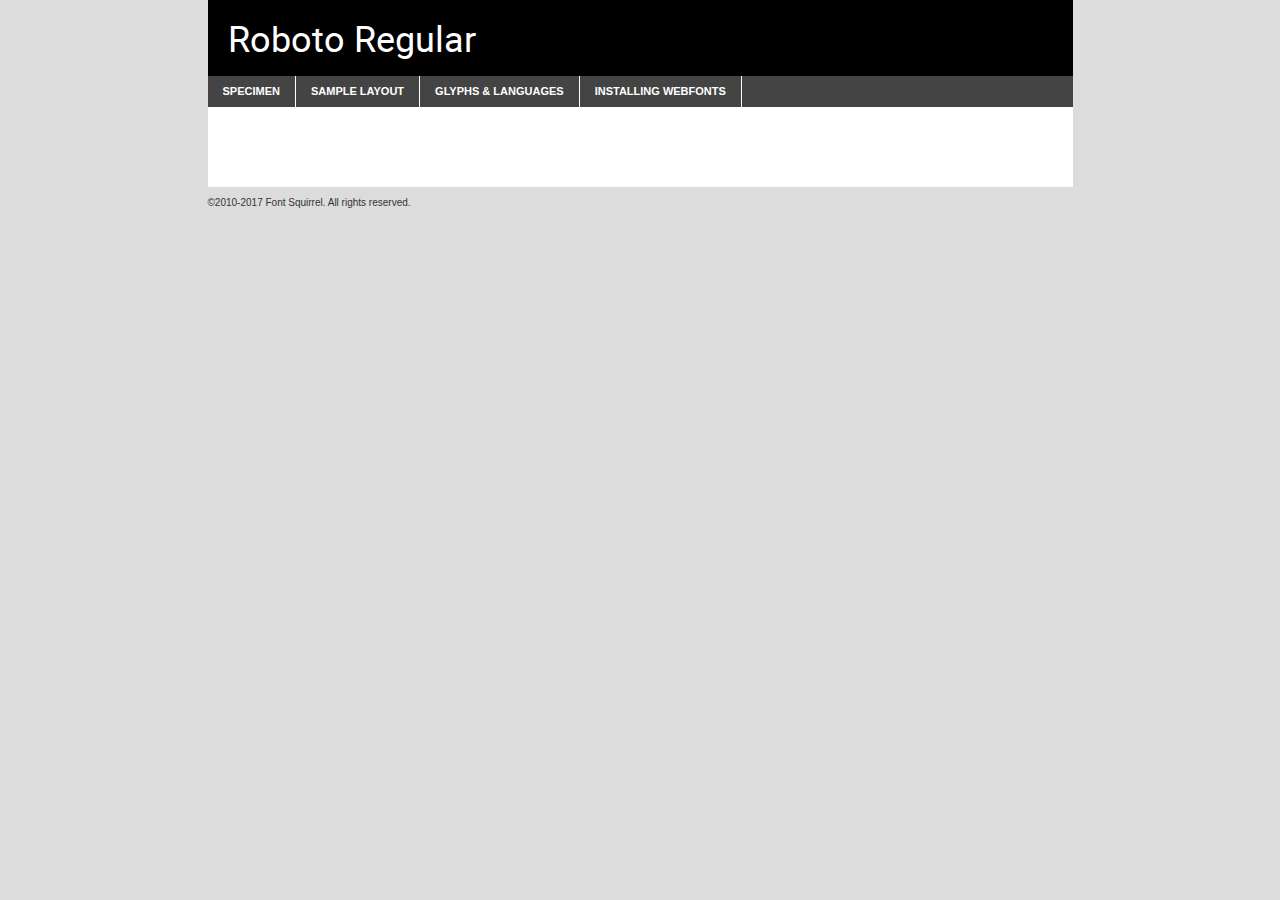
<file: fonts/Roboto/roboto-regular-demo.html>
<!DOCTYPE html PUBLIC "-//W3C//DTD XHTML 1.0 Transitional//EN"
	"http://www.w3.org/TR/xhtml1/DTD/xhtml1-transitional.dtd">

<html xmlns="http://www.w3.org/1999/xhtml" xml:lang="en" lang="en">
<head>
	<meta http-equiv="Content-Type" content="text/html; charset=utf-8" />
	<script src="http://ajax.googleapis.com/ajax/libs/jquery/1.7.2/jquery.min.js" type="text/javascript" charset="utf-8"></script>
	<script type="text/javascript">
	(function($){$.fn.easyTabs=function(option){var param=jQuery.extend({fadeSpeed:"fast",defaultContent:1,activeClass:'active'},option);$(this).each(function(){var thisId="#"+this.id;if(param.defaultContent==''){param.defaultContent=1;}
	if(typeof param.defaultContent=="number")
	{var defaultTab=$(thisId+" .tabs li:eq("+(param.defaultContent-1)+") a").attr('href').substr(1);}else{var defaultTab=param.defaultContent;}
	$(thisId+" .tabs li a").each(function(){var tabToHide=$(this).attr('href').substr(1);$("#"+tabToHide).addClass('easytabs-tab-content');});hideAll();changeContent(defaultTab);function hideAll(){$(thisId+" .easytabs-tab-content").hide();}
	function changeContent(tabId){hideAll();$(thisId+" .tabs li").removeClass(param.activeClass);$(thisId+" .tabs li a[href=#"+tabId+"]").closest('li').addClass(param.activeClass);if(param.fadeSpeed!="none")
	{$(thisId+" #"+tabId).fadeIn(param.fadeSpeed);}else{$(thisId+" #"+tabId).show();}}
	$(thisId+" .tabs li").click(function(){var tabId=$(this).find('a').attr('href').substr(1);changeContent(tabId);return false;});});}})(jQuery);
	</script>
	<link rel="stylesheet" href="specimen_files/specimen_stylesheet.css" type="text/css" charset="utf-8" />
	<link rel="stylesheet" href="stylesheet.css" type="text/css" charset="utf-8" />

	<style type="text/css">
					body{
				font-family: 'robotoregular';
							}
		</style>

	<title>Roboto Regular Specimen</title>
	
	
	<script type="text/javascript" charset="utf-8">
		$(document).ready(function() {
			$('#container').easyTabs({defaultContent:1});
		});
	</script>
</head>

<body>
<div id="container">
	<div id="header">
		Roboto Regular	</div>
	<ul class="tabs">
		<li><a href="#specimen">Specimen</a></li>
		<li><a href="#layout">Sample Layout</a></li>
				<li><a href="#glyphs">Glyphs &amp; Languages</a></li>
		<li><a href="#installing">Installing Webfonts</a></li>
		
	</ul>
	
	<div id="main_content">

		
			<div id="specimen">
		
				<div class="section">
					<div class="grid12 firstcol">
						<div class="huge">AaBb</div>
					</div>
				</div>
		
				<div class="section">
					<div class="glyph_range">A&#x200B;B&#x200b;C&#x200b;D&#x200b;E&#x200b;F&#x200b;G&#x200b;H&#x200b;I&#x200b;J&#x200b;K&#x200b;L&#x200b;M&#x200b;N&#x200b;O&#x200b;P&#x200b;Q&#x200b;R&#x200b;S&#x200b;T&#x200b;U&#x200b;V&#x200b;W&#x200b;X&#x200b;Y&#x200b;Z&#x200b;a&#x200b;b&#x200b;c&#x200b;d&#x200b;e&#x200b;f&#x200b;g&#x200b;h&#x200b;i&#x200b;j&#x200b;k&#x200b;l&#x200b;m&#x200b;n&#x200b;o&#x200b;p&#x200b;q&#x200b;r&#x200b;s&#x200b;t&#x200b;u&#x200b;v&#x200b;w&#x200b;x&#x200b;y&#x200b;z&#x200b;1&#x200b;2&#x200b;3&#x200b;4&#x200b;5&#x200b;6&#x200b;7&#x200b;8&#x200b;9&#x200b;0&#x200b;&amp;&#x200b;.&#x200b;,&#x200b;?&#x200b;!&#x200b;&#64;&#x200b;(&#x200b;)&#x200b;#&#x200b;$&#x200b;%&#x200b;*&#x200b;+&#x200b;-&#x200b;=&#x200b;:&#x200b;;</div>
				</div>
				<div class="section">
					<div class="grid12 firstcol">
						<table class="sample_table">
							<tr><td>10</td><td class="size10">abcdefghijklmnopqrstuvwxyzABCDEFGHIJKLMNOPQRSTUVWXYZ0123456789abcdefghijklmnopqrstuvwxyzABCDEFGHIJKLMNOPQRSTUVWXYZ0123456789abcdefghijklmnopqrstuvwxyzABCDEFGHIJKLMNOPQRSTUVWXYZ</td></tr>
							<tr><td>11</td><td class="size11">abcdefghijklmnopqrstuvwxyzABCDEFGHIJKLMNOPQRSTUVWXYZ0123456789abcdefghijklmnopqrstuvwxyzABCDEFGHIJKLMNOPQRSTUVWXYZ0123456789abcdefghijklmnopqrstuvwxyzABCDEFGHIJKLMNOPQRSTUVWXYZ</td></tr>
							<tr><td>12</td><td class="size12">abcdefghijklmnopqrstuvwxyzABCDEFGHIJKLMNOPQRSTUVWXYZ0123456789abcdefghijklmnopqrstuvwxyzABCDEFGHIJKLMNOPQRSTUVWXYZ0123456789abcdefghijklmnopqrstuvwxyzABCDEFGHIJKLMNOPQRSTUVWXYZ</td></tr>
							<tr><td>13</td><td class="size13">abcdefghijklmnopqrstuvwxyzABCDEFGHIJKLMNOPQRSTUVWXYZ0123456789abcdefghijklmnopqrstuvwxyzABCDEFGHIJKLMNOPQRSTUVWXYZ0123456789abcdefghijklmnopqrstuvwxyzABCDEFGHIJKLMNOPQRSTUVWXYZ</td></tr>
							<tr><td>14</td><td class="size14">abcdefghijklmnopqrstuvwxyzABCDEFGHIJKLMNOPQRSTUVWXYZ0123456789abcdefghijklmnopqrstuvwxyzABCDEFGHIJKLMNOPQRSTUVWXYZ0123456789abcdefghijklmnopqrstuvwxyzABCDEFGHIJKLMNOPQRSTUVWXYZ</td></tr>
							<tr><td>16</td><td class="size16">abcdefghijklmnopqrstuvwxyzABCDEFGHIJKLMNOPQRSTUVWXYZ0123456789abcdefghijklmnopqrstuvwxyzABCDEFGHIJKLMNOPQRSTUVWXYZ</td></tr>
							<tr><td>18</td><td class="size18">abcdefghijklmnopqrstuvwxyzABCDEFGHIJKLMNOPQRSTUVWXYZ0123456789abcdefghijklmnopqrstuvwxyzABCDEFGHIJKLMNOPQRSTUVWXYZ</td></tr>
							<tr><td>20</td><td class="size20">abcdefghijklmnopqrstuvwxyzABCDEFGHIJKLMNOPQRSTUVWXYZ0123456789abcdefghijklmnopqrstuvwxyzABCDEFGHIJKLMNOPQRSTUVWXYZ</td></tr>
							<tr><td>24</td><td class="size24">abcdefghijklmnopqrstuvwxyzABCDEFGHIJKLMNOPQRSTUVWXYZ0123456789abcdefghijklmnopqrstuvwxyzABCDEFGHIJKLMNOPQRSTUVWXYZ</td></tr>
							<tr><td>30</td><td class="size30">abcdefghijklmnopqrstuvwxyzABCDEFGHIJKLMNOPQRSTUVWXYZ0123456789abcdefghijklmnopqrstuvwxyzABCDEFGHIJKLMNOPQRSTUVWXYZ</td></tr>
							<tr><td>36</td><td class="size36">abcdefghijklmnopqrstuvwxyzABCDEFGHIJKLMNOPQRSTUVWXYZ0123456789abcdefghijklmnopqrstuvwxyzABCDEFGHIJKLMNOPQRSTUVWXYZ</td></tr>
							<tr><td>48</td><td class="size48">abcdefghijklmnopqrstuvwxyzABCDEFGHIJKLMNOPQRSTUVWXYZ0123456789abcdefghijklmnopqrstuvwxyzABCDEFGHIJKLMNOPQRSTUVWXYZ</td></tr>
							<tr><td>60</td><td class="size60">abcdefghijklmnopqrstuvwxyzABCDEFGHIJKLMNOPQRSTUVWXYZ0123456789abcdefghijklmnopqrstuvwxyzABCDEFGHIJKLMNOPQRSTUVWXYZ</td></tr>
							<tr><td>72</td><td class="size72">abcdefghijklmnopqrstuvwxyzABCDEFGHIJKLMNOPQRSTUVWXYZ0123456789abcdefghijklmnopqrstuvwxyzABCDEFGHIJKLMNOPQRSTUVWXYZ</td></tr>
							<tr><td>90</td><td class="size90">abcdefghijklmnopqrstuvwxyzABCDEFGHIJKLMNOPQRSTUVWXYZ0123456789abcdefghijklmnopqrstuvwxyzABCDEFGHIJKLMNOPQRSTUVWXYZ</td></tr>
						</table>
				
					</div>
			
				</div>
		
		
		
								<div class="section" id="bodycomparison">


										<div id="xheight">
				<div class="fontbody">&#x25FC;&#x25FC;&#x25FC;&#x25FC;&#x25FC;&#x25FC;&#x25FC;&#x25FC;&#x25FC;&#x25FC;&#x25FC;&#x25FC;&#x25FC;&#x25FC;&#x25FC;&#x25FC;&#x25FC;&#x25FC;&#x25FC;&#x25FC;&#x25FC;&#x25FC;&#x25FC;&#x25FC;&#x25FC;&#x25FC;&#x25FC;&#x25FC;&#x25FC;&#x25FC;&#x25FC;&#x25FC;&#x25FC;&#x25FC;&#x25FC;&#x25FC;&#x25FC;&#x25FC;&#x25FC;&#x25FC;&#x25FC;&#x25FC;&#x25FC;&#x25FC;&#x25FC;&#x25FC;&#x25FC;&#x25FC;&#x25FC;&#x25FC;&#x25FC;&#x25FC;&#x25FC;&#x25FC;&#x25FC;&#x25FC;&#x25FC;&#x25FC;&#x25FC;&#x25FC;&#x25FC;&#x25FC;&#x25FC;&#x25FC;&#x25FC;&#x25FC;&#x25FC;&#x25FC;&#x25FC;&#x25FC;&#x25FC;&#x25FC;&#x25FC;&#x25FC;&#x25FC;&#x25FC;&#x25FC;&#x25FC;&#x25FC;&#x25FC;&#x25FC;&#x25FC;&#x25FC;&#x25FC;&#x25FC;&#x25FC;&#x25FC;&#x25FC;&#x25FC;&#x25FC;&#x25FC;&#x25FC;&#x25FC;&#x25FC;&#x25FC;&#x25FC;&#x25FC;&#x25FC;&#x25FC;body</div><div class="arialbody">body</div><div class="verdanabody">body</div><div class="georgiabody">body</div></div>
										<div class="fontbody" style="z-index:1">
											body<span>Roboto Regular</span>
										</div>
										<div class="arialbody" style="z-index:1">
											body<span>Arial</span>
										</div>
										<div class="verdanabody" style="z-index:1">
											body<span>Verdana</span>
										</div>
										<div class="georgiabody" style="z-index:1">
											body<span>Georgia</span>
										</div>



								</div>
		
		
				<div class="section psample psample_row1" id="">
					
					<div class="grid2 firstcol">
						<p class="size10"><span>10.</span>Aenean lacinia bibendum nulla sed consectetur. Fusce dapibus, tellus ac cursus commodo, tortor mauris condimentum nibh, ut fermentum massa justo sit amet risus. Nullam id dolor id nibh ultricies vehicula ut id elit. Cum sociis natoque penatibus et magnis dis parturient montes, nascetur ridiculus mus. Nulla vitae elit libero, a pharetra augue.</p>
			
					</div>
					<div class="grid3">
						<p class="size11"><span>11.</span>Aenean lacinia bibendum nulla sed consectetur. Fusce dapibus, tellus ac cursus commodo, tortor mauris condimentum nibh, ut fermentum massa justo sit amet risus. Nullam id dolor id nibh ultricies vehicula ut id elit. Cum sociis natoque penatibus et magnis dis parturient montes, nascetur ridiculus mus. Nulla vitae elit libero, a pharetra augue.</p>
			
					</div>
					<div class="grid3">
						<p class="size12"><span>12.</span>Aenean lacinia bibendum nulla sed consectetur. Fusce dapibus, tellus ac cursus commodo, tortor mauris condimentum nibh, ut fermentum massa justo sit amet risus. Nullam id dolor id nibh ultricies vehicula ut id elit. Cum sociis natoque penatibus et magnis dis parturient montes, nascetur ridiculus mus. Nulla vitae elit libero, a pharetra augue.</p>
			
					</div>
					<div class="grid4">
						<p class="size13"><span>13.</span>Aenean lacinia bibendum nulla sed consectetur. Fusce dapibus, tellus ac cursus commodo, tortor mauris condimentum nibh, ut fermentum massa justo sit amet risus. Nullam id dolor id nibh ultricies vehicula ut id elit. Cum sociis natoque penatibus et magnis dis parturient montes, nascetur ridiculus mus. Nulla vitae elit libero, a pharetra augue.</p>
			
					</div>
					<div class="white_blend"></div>
					
				</div>
				<div class="section psample psample_row2" id="">
					<div class="grid3 firstcol">
						<p class="size14"><span>14.</span>Aenean lacinia bibendum nulla sed consectetur. Fusce dapibus, tellus ac cursus commodo, tortor mauris condimentum nibh, ut fermentum massa justo sit amet risus. Nullam id dolor id nibh ultricies vehicula ut id elit. Cum sociis natoque penatibus et magnis dis parturient montes, nascetur ridiculus mus. Nulla vitae elit libero, a pharetra augue.</p>
			
					</div>
					<div class="grid4">
						<p class="size16"><span>16.</span>Aenean lacinia bibendum nulla sed consectetur. Fusce dapibus, tellus ac cursus commodo, tortor mauris condimentum nibh, ut fermentum massa justo sit amet risus. Nullam id dolor id nibh ultricies vehicula ut id elit. Cum sociis natoque penatibus et magnis dis parturient montes, nascetur ridiculus mus. Nulla vitae elit libero, a pharetra augue.</p>
			
					</div>
					<div class="grid5">
						<p class="size18"><span>18.</span>Aenean lacinia bibendum nulla sed consectetur. Fusce dapibus, tellus ac cursus commodo, tortor mauris condimentum nibh, ut fermentum massa justo sit amet risus. Nullam id dolor id nibh ultricies vehicula ut id elit. Cum sociis natoque penatibus et magnis dis parturient montes, nascetur ridiculus mus. Nulla vitae elit libero, a pharetra augue.</p>
			
					</div>

					<div class="white_blend"></div>

				</div>
				
				<div class="section psample psample_row3" id="">
					<div class="grid5 firstcol">
						<p class="size20"><span>20.</span>Aenean lacinia bibendum nulla sed consectetur. Fusce dapibus, tellus ac cursus commodo, tortor mauris condimentum nibh, ut fermentum massa justo sit amet risus. Nullam id dolor id nibh ultricies vehicula ut id elit. Cum sociis natoque penatibus et magnis dis parturient montes, nascetur ridiculus mus. Nulla vitae elit libero, a pharetra augue.</p>
					</div>
					<div class="grid7">
						<p class="size24"><span>24.</span>Aenean lacinia bibendum nulla sed consectetur. Fusce dapibus, tellus ac cursus commodo, tortor mauris condimentum nibh, ut fermentum massa justo sit amet risus. Nullam id dolor id nibh ultricies vehicula ut id elit. Cum sociis natoque penatibus et magnis dis parturient montes, nascetur ridiculus mus. Nulla vitae elit libero, a pharetra augue.</p>
					</div>
					
					<div class="white_blend"></div>
					
				</div>
				
				<div class="section psample psample_row4" id="">
					<div class="grid12 firstcol">
						<p class="size30"><span>30.</span>Aenean lacinia bibendum nulla sed consectetur. Fusce dapibus, tellus ac cursus commodo, tortor mauris condimentum nibh, ut fermentum massa justo sit amet risus. Nullam id dolor id nibh ultricies vehicula ut id elit. Cum sociis natoque penatibus et magnis dis parturient montes, nascetur ridiculus mus. Nulla vitae elit libero, a pharetra augue.</p>
					</div>
					<div class="white_blend"></div>
					
				</div>
				
				
				
				<div class="section psample psample_row1 fullreverse">
					<div class="grid2 firstcol">
						<p class="size10"><span>10.</span>Aenean lacinia bibendum nulla sed consectetur. Fusce dapibus, tellus ac cursus commodo, tortor mauris condimentum nibh, ut fermentum massa justo sit amet risus. Nullam id dolor id nibh ultricies vehicula ut id elit. Cum sociis natoque penatibus et magnis dis parturient montes, nascetur ridiculus mus. Nulla vitae elit libero, a pharetra augue.</p>
			
					</div>
					<div class="grid3">
						<p class="size11"><span>11.</span>Aenean lacinia bibendum nulla sed consectetur. Fusce dapibus, tellus ac cursus commodo, tortor mauris condimentum nibh, ut fermentum massa justo sit amet risus. Nullam id dolor id nibh ultricies vehicula ut id elit. Cum sociis natoque penatibus et magnis dis parturient montes, nascetur ridiculus mus. Nulla vitae elit libero, a pharetra augue.</p>
			
					</div>
					<div class="grid3">
						<p class="size12"><span>12.</span>Aenean lacinia bibendum nulla sed consectetur. Fusce dapibus, tellus ac cursus commodo, tortor mauris condimentum nibh, ut fermentum massa justo sit amet risus. Nullam id dolor id nibh ultricies vehicula ut id elit. Cum sociis natoque penatibus et magnis dis parturient montes, nascetur ridiculus mus. Nulla vitae elit libero, a pharetra augue.</p>
			
					</div>
					<div class="grid4">
						<p class="size13"><span>13.</span>Aenean lacinia bibendum nulla sed consectetur. Fusce dapibus, tellus ac cursus commodo, tortor mauris condimentum nibh, ut fermentum massa justo sit amet risus. Nullam id dolor id nibh ultricies vehicula ut id elit. Cum sociis natoque penatibus et magnis dis parturient montes, nascetur ridiculus mus. Nulla vitae elit libero, a pharetra augue.</p>
			
					</div>
					<div class="black_blend"></div>
					
				</div>
				
				<div class="section psample psample_row2 fullreverse">
					<div class="grid3 firstcol">
						<p class="size14"><span>14.</span>Aenean lacinia bibendum nulla sed consectetur. Fusce dapibus, tellus ac cursus commodo, tortor mauris condimentum nibh, ut fermentum massa justo sit amet risus. Nullam id dolor id nibh ultricies vehicula ut id elit. Cum sociis natoque penatibus et magnis dis parturient montes, nascetur ridiculus mus. Nulla vitae elit libero, a pharetra augue.</p>
			
					</div>
					<div class="grid4">
						<p class="size16"><span>16.</span>Aenean lacinia bibendum nulla sed consectetur. Fusce dapibus, tellus ac cursus commodo, tortor mauris condimentum nibh, ut fermentum massa justo sit amet risus. Nullam id dolor id nibh ultricies vehicula ut id elit. Cum sociis natoque penatibus et magnis dis parturient montes, nascetur ridiculus mus. Nulla vitae elit libero, a pharetra augue.</p>
			
					</div>
					<div class="grid5">
						<p class="size18"><span>18.</span>Aenean lacinia bibendum nulla sed consectetur. Fusce dapibus, tellus ac cursus commodo, tortor mauris condimentum nibh, ut fermentum massa justo sit amet risus. Nullam id dolor id nibh ultricies vehicula ut id elit. Cum sociis natoque penatibus et magnis dis parturient montes, nascetur ridiculus mus. Nulla vitae elit libero, a pharetra augue.</p>
			
					</div>
					<div class="black_blend"></div>

				</div>
				
				<div class="section psample fullreverse psample_row3" id="">
					<div class="grid5 firstcol">
						<p class="size20"><span>20.</span>Aenean lacinia bibendum nulla sed consectetur. Fusce dapibus, tellus ac cursus commodo, tortor mauris condimentum nibh, ut fermentum massa justo sit amet risus. Nullam id dolor id nibh ultricies vehicula ut id elit. Cum sociis natoque penatibus et magnis dis parturient montes, nascetur ridiculus mus. Nulla vitae elit libero, a pharetra augue.</p>
					</div>
					<div class="grid7">
						<p class="size24"><span>24.</span>Aenean lacinia bibendum nulla sed consectetur. Fusce dapibus, tellus ac cursus commodo, tortor mauris condimentum nibh, ut fermentum massa justo sit amet risus. Nullam id dolor id nibh ultricies vehicula ut id elit. Cum sociis natoque penatibus et magnis dis parturient montes, nascetur ridiculus mus. Nulla vitae elit libero, a pharetra augue.</p>
					</div>
					
					<div class="black_blend"></div>
					
				</div>
				
				<div class="section psample fullreverse psample_row4" id="" style="border-bottom: 20px #000 solid;">
					<div class="grid12 firstcol">
						<p class="size30"><span>30.</span>Aenean lacinia bibendum nulla sed consectetur. Fusce dapibus, tellus ac cursus commodo, tortor mauris condimentum nibh, ut fermentum massa justo sit amet risus. Nullam id dolor id nibh ultricies vehicula ut id elit. Cum sociis natoque penatibus et magnis dis parturient montes, nascetur ridiculus mus. Nulla vitae elit libero, a pharetra augue.</p>
					</div>
					<div class="black_blend"></div>
					
				</div>
				
				
				
				
			</div>
			
			<div id="layout">
				
				<div class="section">
					
					<div class="grid12 firstcol">
						<h1>Lorem Ipsum Dolor</h1>
						<h2>Etiam porta sem malesuada magna mollis euismod</h2>
						
						<p class="byline">By <a href="#link">Aenean Lacinia</a></p>
					</div>
				</div>
				<div class="section">
					<div class="grid8 firstcol">
						<p class="large">Donec sed odio dui. Morbi leo risus, porta ac consectetur ac, vestibulum at eros. Fusce dapibus, tellus ac cursus commodo, tortor mauris condimentum nibh, ut fermentum massa justo sit amet risus. </p>

						
						<h3>Pellentesque ornare sem</h3>

						<p>Maecenas sed diam eget risus varius blandit sit amet non magna. Maecenas faucibus mollis interdum. Donec ullamcorper nulla non metus auctor fringilla. Nullam id dolor id nibh ultricies vehicula ut id elit. Nullam id dolor id nibh ultricies vehicula ut id elit. </p>

						<p>Aenean eu leo quam. Pellentesque ornare sem lacinia quam venenatis vestibulum. Lorem ipsum dolor sit amet, consectetur adipiscing elit. Cum sociis natoque penatibus et magnis dis parturient montes, nascetur ridiculus mus. </p>

						<p>Nulla vitae elit libero, a pharetra augue. Praesent commodo cursus magna, vel scelerisque nisl consectetur et. Aenean lacinia bibendum nulla sed consectetur. </p>

						<p>Nullam quis risus eget urna mollis ornare vel eu leo. Nullam quis risus eget urna mollis ornare vel eu leo. Maecenas sed diam eget risus varius blandit sit amet non magna. Donec ullamcorper nulla non metus auctor fringilla. </p>

						<h3>Cras mattis consectetur</h3>

						<p>Aenean eu leo quam. Pellentesque ornare sem lacinia quam venenatis vestibulum. Aenean lacinia bibendum nulla sed consectetur. Integer posuere erat a ante venenatis dapibus posuere velit aliquet. Cras mattis consectetur purus sit amet fermentum. </p>

						<p>Nullam id dolor id nibh ultricies vehicula ut id elit. Nullam quis risus eget urna mollis ornare vel eu leo. Cras mattis consectetur purus sit amet fermentum.</p>
					</div>
					
					<div class="grid4 sidebar">
						
						<div class="box reverse">
							<p class="last">Nullam quis risus eget urna mollis ornare vel eu leo. Donec ullamcorper nulla non metus auctor fringilla. Cras mattis consectetur purus sit amet fermentum. Sed posuere consectetur est at lobortis. Lorem ipsum dolor sit amet, consectetur adipiscing elit. </p>
						</div>
						
						<p class="caption">Maecenas sed diam eget risus varius.</p>

						<p>Vestibulum id ligula porta felis euismod semper. Integer posuere erat a ante venenatis dapibus posuere velit aliquet. Vestibulum id ligula porta felis euismod semper. Sed posuere consectetur est at lobortis. Maecenas sed diam eget risus varius blandit sit amet non magna. Fusce dapibus, tellus ac cursus commodo, tortor mauris condimentum nibh, ut fermentum massa justo sit amet risus. </p>

					

						<p>Duis mollis, est non commodo luctus, nisi erat porttitor ligula, eget lacinia odio sem nec elit. Aenean lacinia bibendum nulla sed consectetur. Vivamus sagittis lacus vel augue laoreet rutrum faucibus dolor auctor. Aenean lacinia bibendum nulla sed consectetur. Nullam quis risus eget urna mollis ornare vel eu leo. </p>

						<p>Praesent commodo cursus magna, vel scelerisque nisl consectetur et. Donec ullamcorper nulla non metus auctor fringilla. Maecenas faucibus mollis interdum. Fusce dapibus, tellus ac cursus commodo, tortor mauris condimentum nibh, ut fermentum massa justo sit amet risus. </p>

					</div>
				</div>
				
			</div>


			



		<div id="glyphs">
			<div class="section">
				<div class="grid12 firstcol">
			
				<h1>Language Support</h1>
				<p>The subset of Roboto Regular in this kit supports the following languages:<br />
			
					Cyrillic, English, Arrernte, Bislama, Cebuano, Fijian, Gilbertese, Hmong, Ibanag, Iloko_ilokano, Interglossa_glosa, Interlingua, Lojban, Norfolk_pitcairnese, Oromo, Rotokas, Seychelles_creole, Shona, Somali, Southern_ndebele, Swahili, Swati_swazi, Tok_pisin, Turkmen_cyrillic, Uyghur_cyrillic, Votic_cyrillic, Warlpiri, Xhosa, Zulu, Latinbasic, Ubasic, Demo, Moldovan				</p>
				<h1>Glyph Chart</h1>
				<p>The subset of Roboto Regular in this kit includes all the glyphs listed below. Unicode entities are included above each glyph to help you insert individual characters into your layout.</p>
				<div id="glyph_chart">
			
																														 <div><p>&amp;#2;</p>&#2;</div>
																				 <div><p>&amp;#13;</p>&#13;</div>
																				 <div><p>&amp;#32;</p>&#32;</div>
																				 <div><p>&amp;#33;</p>&#33;</div>
																				 <div><p>&amp;#34;</p>&#34;</div>
																				 <div><p>&amp;#35;</p>&#35;</div>
																				 <div><p>&amp;#36;</p>&#36;</div>
																				 <div><p>&amp;#37;</p>&#37;</div>
																				 <div><p>&amp;#38;</p>&#38;</div>
																				 <div><p>&amp;#39;</p>&#39;</div>
																				 <div><p>&amp;#40;</p>&#40;</div>
																				 <div><p>&amp;#41;</p>&#41;</div>
																				 <div><p>&amp;#42;</p>&#42;</div>
																				 <div><p>&amp;#43;</p>&#43;</div>
																				 <div><p>&amp;#44;</p>&#44;</div>
																				 <div><p>&amp;#45;</p>&#45;</div>
																				 <div><p>&amp;#46;</p>&#46;</div>
																				 <div><p>&amp;#47;</p>&#47;</div>
																				 <div><p>&amp;#48;</p>&#48;</div>
																				 <div><p>&amp;#49;</p>&#49;</div>
																				 <div><p>&amp;#50;</p>&#50;</div>
																				 <div><p>&amp;#51;</p>&#51;</div>
																				 <div><p>&amp;#52;</p>&#52;</div>
																				 <div><p>&amp;#53;</p>&#53;</div>
																				 <div><p>&amp;#54;</p>&#54;</div>
																				 <div><p>&amp;#55;</p>&#55;</div>
																				 <div><p>&amp;#56;</p>&#56;</div>
																				 <div><p>&amp;#57;</p>&#57;</div>
																				 <div><p>&amp;#58;</p>&#58;</div>
																				 <div><p>&amp;#59;</p>&#59;</div>
																				 <div><p>&amp;#60;</p>&#60;</div>
																				 <div><p>&amp;#61;</p>&#61;</div>
																				 <div><p>&amp;#62;</p>&#62;</div>
																				 <div><p>&amp;#63;</p>&#63;</div>
																				 <div><p>&amp;#64;</p>&#64;</div>
																				 <div><p>&amp;#65;</p>&#65;</div>
																				 <div><p>&amp;#66;</p>&#66;</div>
																				 <div><p>&amp;#67;</p>&#67;</div>
																				 <div><p>&amp;#68;</p>&#68;</div>
																				 <div><p>&amp;#69;</p>&#69;</div>
																				 <div><p>&amp;#70;</p>&#70;</div>
																				 <div><p>&amp;#71;</p>&#71;</div>
																				 <div><p>&amp;#72;</p>&#72;</div>
																				 <div><p>&amp;#73;</p>&#73;</div>
																				 <div><p>&amp;#74;</p>&#74;</div>
																				 <div><p>&amp;#75;</p>&#75;</div>
																				 <div><p>&amp;#76;</p>&#76;</div>
																				 <div><p>&amp;#77;</p>&#77;</div>
																				 <div><p>&amp;#78;</p>&#78;</div>
																				 <div><p>&amp;#79;</p>&#79;</div>
																				 <div><p>&amp;#80;</p>&#80;</div>
																				 <div><p>&amp;#81;</p>&#81;</div>
																				 <div><p>&amp;#82;</p>&#82;</div>
																				 <div><p>&amp;#83;</p>&#83;</div>
																				 <div><p>&amp;#84;</p>&#84;</div>
																				 <div><p>&amp;#85;</p>&#85;</div>
																				 <div><p>&amp;#86;</p>&#86;</div>
																				 <div><p>&amp;#87;</p>&#87;</div>
																				 <div><p>&amp;#88;</p>&#88;</div>
																				 <div><p>&amp;#89;</p>&#89;</div>
																				 <div><p>&amp;#90;</p>&#90;</div>
																				 <div><p>&amp;#91;</p>&#91;</div>
																				 <div><p>&amp;#92;</p>&#92;</div>
																				 <div><p>&amp;#93;</p>&#93;</div>
																				 <div><p>&amp;#94;</p>&#94;</div>
																				 <div><p>&amp;#95;</p>&#95;</div>
																				 <div><p>&amp;#96;</p>&#96;</div>
																				 <div><p>&amp;#97;</p>&#97;</div>
																				 <div><p>&amp;#98;</p>&#98;</div>
																				 <div><p>&amp;#99;</p>&#99;</div>
																				 <div><p>&amp;#100;</p>&#100;</div>
																				 <div><p>&amp;#101;</p>&#101;</div>
																				 <div><p>&amp;#102;</p>&#102;</div>
																				 <div><p>&amp;#103;</p>&#103;</div>
																				 <div><p>&amp;#104;</p>&#104;</div>
																				 <div><p>&amp;#105;</p>&#105;</div>
																				 <div><p>&amp;#106;</p>&#106;</div>
																				 <div><p>&amp;#107;</p>&#107;</div>
																				 <div><p>&amp;#108;</p>&#108;</div>
																				 <div><p>&amp;#109;</p>&#109;</div>
																				 <div><p>&amp;#110;</p>&#110;</div>
																				 <div><p>&amp;#111;</p>&#111;</div>
																				 <div><p>&amp;#112;</p>&#112;</div>
																				 <div><p>&amp;#113;</p>&#113;</div>
																				 <div><p>&amp;#114;</p>&#114;</div>
																				 <div><p>&amp;#115;</p>&#115;</div>
																				 <div><p>&amp;#116;</p>&#116;</div>
																				 <div><p>&amp;#117;</p>&#117;</div>
																				 <div><p>&amp;#118;</p>&#118;</div>
																				 <div><p>&amp;#119;</p>&#119;</div>
																				 <div><p>&amp;#120;</p>&#120;</div>
																				 <div><p>&amp;#121;</p>&#121;</div>
																				 <div><p>&amp;#122;</p>&#122;</div>
																				 <div><p>&amp;#123;</p>&#123;</div>
																				 <div><p>&amp;#124;</p>&#124;</div>
																				 <div><p>&amp;#125;</p>&#125;</div>
																				 <div><p>&amp;#126;</p>&#126;</div>
																				 <div><p>&amp;#160;</p>&#160;</div>
																				 <div><p>&amp;#162;</p>&#162;</div>
																				 <div><p>&amp;#163;</p>&#163;</div>
																				 <div><p>&amp;#165;</p>&#165;</div>
																				 <div><p>&amp;#168;</p>&#168;</div>
																				 <div><p>&amp;#169;</p>&#169;</div>
																				 <div><p>&amp;#171;</p>&#171;</div>
																				 <div><p>&amp;#173;</p>&#173;</div>
																				 <div><p>&amp;#174;</p>&#174;</div>
																				 <div><p>&amp;#180;</p>&#180;</div>
																				 <div><p>&amp;#184;</p>&#184;</div>
																				 <div><p>&amp;#187;</p>&#187;</div>
																				 <div><p>&amp;#710;</p>&#710;</div>
																				 <div><p>&amp;#730;</p>&#730;</div>
																				 <div><p>&amp;#732;</p>&#732;</div>
																				 <div><p>&amp;#1024;</p>&#1024;</div>
																				 <div><p>&amp;#1025;</p>&#1025;</div>
																				 <div><p>&amp;#1026;</p>&#1026;</div>
																				 <div><p>&amp;#1027;</p>&#1027;</div>
																				 <div><p>&amp;#1028;</p>&#1028;</div>
																				 <div><p>&amp;#1029;</p>&#1029;</div>
																				 <div><p>&amp;#1030;</p>&#1030;</div>
																				 <div><p>&amp;#1031;</p>&#1031;</div>
																				 <div><p>&amp;#1032;</p>&#1032;</div>
																				 <div><p>&amp;#1033;</p>&#1033;</div>
																				 <div><p>&amp;#1034;</p>&#1034;</div>
																				 <div><p>&amp;#1035;</p>&#1035;</div>
																				 <div><p>&amp;#1036;</p>&#1036;</div>
																				 <div><p>&amp;#1037;</p>&#1037;</div>
																				 <div><p>&amp;#1038;</p>&#1038;</div>
																				 <div><p>&amp;#1039;</p>&#1039;</div>
																				 <div><p>&amp;#1040;</p>&#1040;</div>
																				 <div><p>&amp;#1041;</p>&#1041;</div>
																				 <div><p>&amp;#1042;</p>&#1042;</div>
																				 <div><p>&amp;#1043;</p>&#1043;</div>
																				 <div><p>&amp;#1044;</p>&#1044;</div>
																				 <div><p>&amp;#1045;</p>&#1045;</div>
																				 <div><p>&amp;#1046;</p>&#1046;</div>
																				 <div><p>&amp;#1047;</p>&#1047;</div>
																				 <div><p>&amp;#1048;</p>&#1048;</div>
																				 <div><p>&amp;#1049;</p>&#1049;</div>
																				 <div><p>&amp;#1050;</p>&#1050;</div>
																				 <div><p>&amp;#1051;</p>&#1051;</div>
																				 <div><p>&amp;#1052;</p>&#1052;</div>
																				 <div><p>&amp;#1053;</p>&#1053;</div>
																				 <div><p>&amp;#1054;</p>&#1054;</div>
																				 <div><p>&amp;#1055;</p>&#1055;</div>
																				 <div><p>&amp;#1056;</p>&#1056;</div>
																				 <div><p>&amp;#1057;</p>&#1057;</div>
																				 <div><p>&amp;#1058;</p>&#1058;</div>
																				 <div><p>&amp;#1059;</p>&#1059;</div>
																				 <div><p>&amp;#1060;</p>&#1060;</div>
																				 <div><p>&amp;#1061;</p>&#1061;</div>
																				 <div><p>&amp;#1062;</p>&#1062;</div>
																				 <div><p>&amp;#1063;</p>&#1063;</div>
																				 <div><p>&amp;#1064;</p>&#1064;</div>
																				 <div><p>&amp;#1065;</p>&#1065;</div>
																				 <div><p>&amp;#1066;</p>&#1066;</div>
																				 <div><p>&amp;#1067;</p>&#1067;</div>
																				 <div><p>&amp;#1068;</p>&#1068;</div>
																				 <div><p>&amp;#1069;</p>&#1069;</div>
																				 <div><p>&amp;#1070;</p>&#1070;</div>
																				 <div><p>&amp;#1071;</p>&#1071;</div>
																				 <div><p>&amp;#1072;</p>&#1072;</div>
																				 <div><p>&amp;#1073;</p>&#1073;</div>
																				 <div><p>&amp;#1074;</p>&#1074;</div>
																				 <div><p>&amp;#1075;</p>&#1075;</div>
																				 <div><p>&amp;#1076;</p>&#1076;</div>
																				 <div><p>&amp;#1077;</p>&#1077;</div>
																				 <div><p>&amp;#1078;</p>&#1078;</div>
																				 <div><p>&amp;#1079;</p>&#1079;</div>
																				 <div><p>&amp;#1080;</p>&#1080;</div>
																				 <div><p>&amp;#1081;</p>&#1081;</div>
																				 <div><p>&amp;#1082;</p>&#1082;</div>
																				 <div><p>&amp;#1083;</p>&#1083;</div>
																				 <div><p>&amp;#1084;</p>&#1084;</div>
																				 <div><p>&amp;#1085;</p>&#1085;</div>
																				 <div><p>&amp;#1086;</p>&#1086;</div>
																				 <div><p>&amp;#1087;</p>&#1087;</div>
																				 <div><p>&amp;#1088;</p>&#1088;</div>
																				 <div><p>&amp;#1089;</p>&#1089;</div>
																				 <div><p>&amp;#1090;</p>&#1090;</div>
																				 <div><p>&amp;#1091;</p>&#1091;</div>
																				 <div><p>&amp;#1092;</p>&#1092;</div>
																				 <div><p>&amp;#1093;</p>&#1093;</div>
																				 <div><p>&amp;#1094;</p>&#1094;</div>
																				 <div><p>&amp;#1095;</p>&#1095;</div>
																				 <div><p>&amp;#1096;</p>&#1096;</div>
																				 <div><p>&amp;#1097;</p>&#1097;</div>
																				 <div><p>&amp;#1098;</p>&#1098;</div>
																				 <div><p>&amp;#1099;</p>&#1099;</div>
																				 <div><p>&amp;#1100;</p>&#1100;</div>
																				 <div><p>&amp;#1101;</p>&#1101;</div>
																				 <div><p>&amp;#1102;</p>&#1102;</div>
																				 <div><p>&amp;#1103;</p>&#1103;</div>
																				 <div><p>&amp;#1104;</p>&#1104;</div>
																				 <div><p>&amp;#1105;</p>&#1105;</div>
																				 <div><p>&amp;#1106;</p>&#1106;</div>
																				 <div><p>&amp;#1107;</p>&#1107;</div>
																				 <div><p>&amp;#1108;</p>&#1108;</div>
																				 <div><p>&amp;#1109;</p>&#1109;</div>
																				 <div><p>&amp;#1110;</p>&#1110;</div>
																				 <div><p>&amp;#1111;</p>&#1111;</div>
																				 <div><p>&amp;#1112;</p>&#1112;</div>
																				 <div><p>&amp;#1113;</p>&#1113;</div>
																				 <div><p>&amp;#1114;</p>&#1114;</div>
																				 <div><p>&amp;#1115;</p>&#1115;</div>
																				 <div><p>&amp;#1116;</p>&#1116;</div>
																				 <div><p>&amp;#1117;</p>&#1117;</div>
																				 <div><p>&amp;#1118;</p>&#1118;</div>
																				 <div><p>&amp;#1119;</p>&#1119;</div>
																				 <div><p>&amp;#1120;</p>&#1120;</div>
																				 <div><p>&amp;#1121;</p>&#1121;</div>
																				 <div><p>&amp;#1122;</p>&#1122;</div>
																				 <div><p>&amp;#1123;</p>&#1123;</div>
																				 <div><p>&amp;#1124;</p>&#1124;</div>
																				 <div><p>&amp;#1125;</p>&#1125;</div>
																				 <div><p>&amp;#1126;</p>&#1126;</div>
																				 <div><p>&amp;#1127;</p>&#1127;</div>
																				 <div><p>&amp;#1128;</p>&#1128;</div>
																				 <div><p>&amp;#1129;</p>&#1129;</div>
																				 <div><p>&amp;#1130;</p>&#1130;</div>
																				 <div><p>&amp;#1131;</p>&#1131;</div>
																				 <div><p>&amp;#1132;</p>&#1132;</div>
																				 <div><p>&amp;#1133;</p>&#1133;</div>
																				 <div><p>&amp;#1134;</p>&#1134;</div>
																				 <div><p>&amp;#1135;</p>&#1135;</div>
																				 <div><p>&amp;#1136;</p>&#1136;</div>
																				 <div><p>&amp;#1137;</p>&#1137;</div>
																				 <div><p>&amp;#1138;</p>&#1138;</div>
																				 <div><p>&amp;#1139;</p>&#1139;</div>
																				 <div><p>&amp;#1140;</p>&#1140;</div>
																				 <div><p>&amp;#1141;</p>&#1141;</div>
																				 <div><p>&amp;#1142;</p>&#1142;</div>
																				 <div><p>&amp;#1143;</p>&#1143;</div>
																				 <div><p>&amp;#1144;</p>&#1144;</div>
																				 <div><p>&amp;#1145;</p>&#1145;</div>
																				 <div><p>&amp;#1146;</p>&#1146;</div>
																				 <div><p>&amp;#1147;</p>&#1147;</div>
																				 <div><p>&amp;#1148;</p>&#1148;</div>
																				 <div><p>&amp;#1149;</p>&#1149;</div>
																				 <div><p>&amp;#1150;</p>&#1150;</div>
																				 <div><p>&amp;#1151;</p>&#1151;</div>
																				 <div><p>&amp;#1152;</p>&#1152;</div>
																				 <div><p>&amp;#1153;</p>&#1153;</div>
																				 <div><p>&amp;#1154;</p>&#1154;</div>
																				 <div><p>&amp;#1155;</p>&#1155;</div>
																				 <div><p>&amp;#1156;</p>&#1156;</div>
																				 <div><p>&amp;#1157;</p>&#1157;</div>
																				 <div><p>&amp;#1158;</p>&#1158;</div>
																				 <div><p>&amp;#1160;</p>&#1160;</div>
																				 <div><p>&amp;#1161;</p>&#1161;</div>
																				 <div><p>&amp;#1162;</p>&#1162;</div>
																				 <div><p>&amp;#1163;</p>&#1163;</div>
																				 <div><p>&amp;#1164;</p>&#1164;</div>
																				 <div><p>&amp;#1165;</p>&#1165;</div>
																				 <div><p>&amp;#1166;</p>&#1166;</div>
																				 <div><p>&amp;#1167;</p>&#1167;</div>
																				 <div><p>&amp;#1168;</p>&#1168;</div>
																				 <div><p>&amp;#1169;</p>&#1169;</div>
																				 <div><p>&amp;#1170;</p>&#1170;</div>
																				 <div><p>&amp;#1171;</p>&#1171;</div>
																				 <div><p>&amp;#1172;</p>&#1172;</div>
																				 <div><p>&amp;#1173;</p>&#1173;</div>
																				 <div><p>&amp;#1174;</p>&#1174;</div>
																				 <div><p>&amp;#1175;</p>&#1175;</div>
																				 <div><p>&amp;#1176;</p>&#1176;</div>
																				 <div><p>&amp;#1177;</p>&#1177;</div>
																				 <div><p>&amp;#1178;</p>&#1178;</div>
																				 <div><p>&amp;#1179;</p>&#1179;</div>
																				 <div><p>&amp;#1180;</p>&#1180;</div>
																				 <div><p>&amp;#1181;</p>&#1181;</div>
																				 <div><p>&amp;#1182;</p>&#1182;</div>
																				 <div><p>&amp;#1183;</p>&#1183;</div>
																				 <div><p>&amp;#1184;</p>&#1184;</div>
																				 <div><p>&amp;#1185;</p>&#1185;</div>
																				 <div><p>&amp;#1186;</p>&#1186;</div>
																				 <div><p>&amp;#1187;</p>&#1187;</div>
																				 <div><p>&amp;#1188;</p>&#1188;</div>
																				 <div><p>&amp;#1189;</p>&#1189;</div>
																				 <div><p>&amp;#1190;</p>&#1190;</div>
																				 <div><p>&amp;#1191;</p>&#1191;</div>
																				 <div><p>&amp;#1192;</p>&#1192;</div>
																				 <div><p>&amp;#1193;</p>&#1193;</div>
																				 <div><p>&amp;#1194;</p>&#1194;</div>
																				 <div><p>&amp;#1195;</p>&#1195;</div>
																				 <div><p>&amp;#1196;</p>&#1196;</div>
																				 <div><p>&amp;#1197;</p>&#1197;</div>
																				 <div><p>&amp;#1198;</p>&#1198;</div>
																				 <div><p>&amp;#1199;</p>&#1199;</div>
																				 <div><p>&amp;#1200;</p>&#1200;</div>
																				 <div><p>&amp;#1201;</p>&#1201;</div>
																				 <div><p>&amp;#1202;</p>&#1202;</div>
																				 <div><p>&amp;#1203;</p>&#1203;</div>
																				 <div><p>&amp;#1204;</p>&#1204;</div>
																				 <div><p>&amp;#1205;</p>&#1205;</div>
																				 <div><p>&amp;#1206;</p>&#1206;</div>
																				 <div><p>&amp;#1207;</p>&#1207;</div>
																				 <div><p>&amp;#1208;</p>&#1208;</div>
																				 <div><p>&amp;#1209;</p>&#1209;</div>
																				 <div><p>&amp;#1210;</p>&#1210;</div>
																				 <div><p>&amp;#1211;</p>&#1211;</div>
																				 <div><p>&amp;#1212;</p>&#1212;</div>
																				 <div><p>&amp;#1213;</p>&#1213;</div>
																				 <div><p>&amp;#1214;</p>&#1214;</div>
																				 <div><p>&amp;#1215;</p>&#1215;</div>
																				 <div><p>&amp;#1216;</p>&#1216;</div>
																				 <div><p>&amp;#1217;</p>&#1217;</div>
																				 <div><p>&amp;#1218;</p>&#1218;</div>
																				 <div><p>&amp;#1219;</p>&#1219;</div>
																				 <div><p>&amp;#1220;</p>&#1220;</div>
																				 <div><p>&amp;#1221;</p>&#1221;</div>
																				 <div><p>&amp;#1222;</p>&#1222;</div>
																				 <div><p>&amp;#1223;</p>&#1223;</div>
																				 <div><p>&amp;#1224;</p>&#1224;</div>
																				 <div><p>&amp;#1225;</p>&#1225;</div>
																				 <div><p>&amp;#1226;</p>&#1226;</div>
																				 <div><p>&amp;#1227;</p>&#1227;</div>
																				 <div><p>&amp;#1228;</p>&#1228;</div>
																				 <div><p>&amp;#1229;</p>&#1229;</div>
																				 <div><p>&amp;#1230;</p>&#1230;</div>
																				 <div><p>&amp;#1231;</p>&#1231;</div>
																				 <div><p>&amp;#1232;</p>&#1232;</div>
																				 <div><p>&amp;#1233;</p>&#1233;</div>
																				 <div><p>&amp;#1234;</p>&#1234;</div>
																				 <div><p>&amp;#1235;</p>&#1235;</div>
																				 <div><p>&amp;#1236;</p>&#1236;</div>
																				 <div><p>&amp;#1237;</p>&#1237;</div>
																				 <div><p>&amp;#1238;</p>&#1238;</div>
																				 <div><p>&amp;#1239;</p>&#1239;</div>
																				 <div><p>&amp;#1240;</p>&#1240;</div>
																				 <div><p>&amp;#1241;</p>&#1241;</div>
																				 <div><p>&amp;#1242;</p>&#1242;</div>
																				 <div><p>&amp;#1243;</p>&#1243;</div>
																				 <div><p>&amp;#1244;</p>&#1244;</div>
																				 <div><p>&amp;#1245;</p>&#1245;</div>
																				 <div><p>&amp;#1246;</p>&#1246;</div>
																				 <div><p>&amp;#1247;</p>&#1247;</div>
																				 <div><p>&amp;#1248;</p>&#1248;</div>
																				 <div><p>&amp;#1249;</p>&#1249;</div>
																				 <div><p>&amp;#1250;</p>&#1250;</div>
																				 <div><p>&amp;#1251;</p>&#1251;</div>
																				 <div><p>&amp;#1252;</p>&#1252;</div>
																				 <div><p>&amp;#1253;</p>&#1253;</div>
																				 <div><p>&amp;#1254;</p>&#1254;</div>
																				 <div><p>&amp;#1255;</p>&#1255;</div>
																				 <div><p>&amp;#1256;</p>&#1256;</div>
																				 <div><p>&amp;#1257;</p>&#1257;</div>
																				 <div><p>&amp;#1258;</p>&#1258;</div>
																				 <div><p>&amp;#1259;</p>&#1259;</div>
																				 <div><p>&amp;#1260;</p>&#1260;</div>
																				 <div><p>&amp;#1261;</p>&#1261;</div>
																				 <div><p>&amp;#1262;</p>&#1262;</div>
																				 <div><p>&amp;#1263;</p>&#1263;</div>
																				 <div><p>&amp;#1264;</p>&#1264;</div>
																				 <div><p>&amp;#1265;</p>&#1265;</div>
																				 <div><p>&amp;#1266;</p>&#1266;</div>
																				 <div><p>&amp;#1267;</p>&#1267;</div>
																				 <div><p>&amp;#1268;</p>&#1268;</div>
																				 <div><p>&amp;#1269;</p>&#1269;</div>
																				 <div><p>&amp;#1270;</p>&#1270;</div>
																				 <div><p>&amp;#1271;</p>&#1271;</div>
																				 <div><p>&amp;#1272;</p>&#1272;</div>
																				 <div><p>&amp;#1273;</p>&#1273;</div>
																				 <div><p>&amp;#1274;</p>&#1274;</div>
																				 <div><p>&amp;#1275;</p>&#1275;</div>
																				 <div><p>&amp;#1276;</p>&#1276;</div>
																				 <div><p>&amp;#1277;</p>&#1277;</div>
																				 <div><p>&amp;#1278;</p>&#1278;</div>
																				 <div><p>&amp;#1279;</p>&#1279;</div>
																				 <div><p>&amp;#8192;</p>&#8192;</div>
																				 <div><p>&amp;#8193;</p>&#8193;</div>
																				 <div><p>&amp;#8194;</p>&#8194;</div>
																				 <div><p>&amp;#8195;</p>&#8195;</div>
																				 <div><p>&amp;#8196;</p>&#8196;</div>
																				 <div><p>&amp;#8197;</p>&#8197;</div>
																				 <div><p>&amp;#8198;</p>&#8198;</div>
																				 <div><p>&amp;#8199;</p>&#8199;</div>
																				 <div><p>&amp;#8200;</p>&#8200;</div>
																				 <div><p>&amp;#8201;</p>&#8201;</div>
																				 <div><p>&amp;#8202;</p>&#8202;</div>
																				 <div><p>&amp;#8208;</p>&#8208;</div>
																				 <div><p>&amp;#8209;</p>&#8209;</div>
																				 <div><p>&amp;#8210;</p>&#8210;</div>
																				 <div><p>&amp;#8211;</p>&#8211;</div>
																				 <div><p>&amp;#8212;</p>&#8212;</div>
																				 <div><p>&amp;#8216;</p>&#8216;</div>
																				 <div><p>&amp;#8217;</p>&#8217;</div>
																				 <div><p>&amp;#8218;</p>&#8218;</div>
																				 <div><p>&amp;#8220;</p>&#8220;</div>
																				 <div><p>&amp;#8221;</p>&#8221;</div>
																				 <div><p>&amp;#8222;</p>&#8222;</div>
																				 <div><p>&amp;#8230;</p>&#8230;</div>
																				 <div><p>&amp;#8239;</p>&#8239;</div>
																				 <div><p>&amp;#8249;</p>&#8249;</div>
																				 <div><p>&amp;#8250;</p>&#8250;</div>
																				 <div><p>&amp;#8287;</p>&#8287;</div>
																				 <div><p>&amp;#8364;</p>&#8364;</div>
																				 <div><p>&amp;#8482;</p>&#8482;</div>
																				 <div><p>&amp;#9724;</p>&#9724;</div>
																												</div>	
				</div>
		
		
			</div>
		</div>
		
		
		<div id="specs">
			
		</div>
	
		<div id="installing">
			<div class="section">
				<div class="grid7 firstcol">
					<h1>Installing Webfonts</h1>
					
					<p>Webfonts are supported by all major browser platforms but not all in the same way. There are currently four different font formats that must be included in order to target all browsers. This includes TTF, WOFF, EOT and SVG.</p>
					
					<h2>1. Upload your webfonts</h2>
					<p>You must upload your webfont kit to your website. They should be in or near the same directory as your CSS files.</p>
					
					<h2>2. Include the webfont stylesheet</h2>
					<p>A special CSS @font-face declaration helps the various browsers select the appropriate font it needs without causing you a bunch of headaches. Learn more about this syntax by reading the <a href="https://www.fontspring.com/blog/further-hardening-of-the-bulletproof-syntax">Fontspring blog post</a> about it. The code for it is as follows:</p>


<code>
@font-face{ 
	font-family: 'MyWebFont';
	src: url('WebFont.eot');
	src: url('WebFont.eot?#iefix') format('embedded-opentype'),
	     url('WebFont.woff') format('woff'),
	     url('WebFont.ttf') format('truetype'),
	     url('WebFont.svg#webfont') format('svg');
}
</code>

	<p>We've already gone ahead and generated the code for you. All you have to do is link to the stylesheet in your HTML, like this:</p>
	<code>&lt;link rel=&quot;stylesheet&quot; href=&quot;stylesheet.css&quot; type=&quot;text/css&quot; charset=&quot;utf-8&quot; /&gt;</code>

					<h2>3. Modify your own stylesheet</h2>
					<p>To take advantage of your new fonts, you must tell your stylesheet to use them. Look at the original @font-face declaration above and find the property called "font-family." The name linked there will be what you use to reference the font. Prepend that webfont name to the font stack in the "font-family" property, inside the selector you want to change. For example:</p>
<code>p { font-family: 'WebFont', Arial, sans-serif; }</code>

<h2>4. Test</h2>
<p>Getting webfonts to work cross-browser <em>can</em> be tricky. Use the information in the sidebar to help you if you find that fonts aren't loading in a particular browser.</p>
				</div>
				
				<div class="grid5 sidebar">
					<div class="box">
						<h2>Troubleshooting<br />Font-Face Problems</h2>
						<p>Having trouble getting your webfonts to load in your new website? Here are some tips to sort out what might be the problem.</p>

						<h3>Fonts not showing in any browser</h3>

						<p>This sounds like you need to work on the plumbing. You either did not upload the fonts to the correct directory, or you did not link the fonts properly in the CSS. If you've confirmed that all this is correct and you still have a problem, take a look at your .htaccess file and see if requests are getting intercepted.</p>

						<h3>Fonts not loading in iPhone or iPad</h3>

						<p>The most common problem here is that you are serving the fonts from an IIS server. IIS refuses to serve files that have unknown MIME types. If that is the case, you must set the MIME type for SVG to "image/svg+xml" in the server settings. Follow these instructions from Microsoft if you need help.</p>

						<h3>Fonts not loading in Firefox</h3>

						<p>The primary reason for this failure? You are still using a version Firefox older than 3.5. So upgrade already! If that isn't it, then you are very likely serving fonts from a different domain. Firefox requires that all font assets be served from the same domain. Lastly it is possible that you need to add WOFF to your list of MIME types (if you are serving via IIS.)</p>

						<h3>Fonts not loading in IE</h3>

						<p>Are you looking at Internet Explorer on an actual Windows machine or are you cheating by using a service like Adobe BrowserLab? Many of these screenshot services do not render @font-face for IE. Best to test it on a real machine.</p>

						<h3>Fonts not loading in IE9</h3>

						<p>IE9, like Firefox, requires that fonts be served from the same domain as the website. Make sure that is the case.</p>
					</div>
				</div>
			</div>
			
		</div>
	
	</div>
	<div id="footer">
		<p>&copy;2010-2017 Font Squirrel. All rights reserved.</p>
	</div>
</div>
</body>
</html>
</file>
<file: css/min.css>
@keyframes bounce{0%{transform:translateX(-2000px)}70%{transform:translateX(60px)}80%{transform:translateX(-30px)}90%{transform:translateX(20px)}to{transform:translateY(0)}}@keyframes shake{0%,to{transform:translateY(0)}10%,20%,30%,40%,50%,60%,70%,80%,90%{transform:translateX(-10px)}10%,30%,50%,70%,90%{transform:translateY(10px)}20%,40%,60%,80%{transform:translateY(-10px)}}@font-face{font-family:"Roboto";src:url(../fonts/roboto-regular-webfont.woff2) format("woff2"),url(../fonts/roboto-regular-webfont.woff) format("woff");font-weight:400;font-style:normal}@font-face{font-family:"Roboto";src:url(../fonts/roboto-medium-webfont.woff2) format("woff2"),url(../fonts/roboto-medium-webfont.woff) format("woff");font-weight:500;font-style:normal}@font-face{font-family:"Roboto";src:url(../fonts/roboto-bold-webfont.woff2) format("woff2"),url(../fonts/roboto-bold-webfont.woff) format("woff");font-weight:700;font-style:normal}:root{-webkit-box-sizing:border-box;box-sizing:border-box}*,::after,::before{-webkit-box-sizing:inherit;box-sizing:inherit}button,input,optgroup,select,textarea{font-family:inherit;font-size:inherit;line-height:inherit}body{min-width:1200px;margin:0;padding:0;background-color:#849d8f;font-family:"Roboto",Tahoma,sans-serif;font-size:16px;font-weight:400;line-height:1.5}body::before{content:"";position:absolute;background-image:linear-gradient(to bottom,rgba(255,255,255,.2) 0%,transparent 100%);height:385px;right:0;left:0}.general-breadcrumbs:hover::after,a,body{color:#fff}img{max-width:100%;height:auto}.site-wrapper{min-width:900px;background-image:url(../img/ice1.png);background-repeat:no-repeat;background-position:top center;-webkit-transition:background-color .4s ease,background-image .4s ease;-o-transition:background-color .4s ease,background-image .4s ease;transition:background-color .4s ease,background-image .4s ease}.site-wrapper::after,.site-wrapper::before{content:"";visibility:hidden}.site-wrapper::before{background-image:url(../img/ice2.png)}.site-wrapper::after{background-image:url(../img/ice3.png)}.container{width:1200px;margin:0 auto;padding:0 27px}.slider{position:relative;min-height:490px;text-align:center;color:#fff}.slider-field{margin:0;padding:0;list-style:none}.slider-ice{padding:234px 70px 0;min-height:354px;margin:0 auto 29px;font-size:60px;line-height:1;font-weight:700;color:inherit}.slider-controls label{display:inline-block;width:20px;height:20px;margin-right:8px;vertical-align:top;background-color:transparent;border:1px solid #fff;border-radius:50%;cursor:pointer}.slider-controls{position:absolute;bottom:62px;left:1px;z-index:10;font-size:0}.slide{display:none}.slide-1:checked~.site-wrapper .slide1,.slide-2:checked~.site-wrapper .slide2,.slide-3:checked~.site-wrapper .slide3{display:block}.slide-1:checked~.site-wrapper label[for=btn-1],.slide-2:checked~.site-wrapper label[for=btn-2],.slide-3:checked~.site-wrapper label[for=btn-3]{background-color:#fff}.slide-1:checked~.site-wrapper{background-color:#849d8f;background-image:url(../img/ice1.png)}.slide-2:checked~.site-wrapper{background-color:#8996a6;background-image:url(../img/ice2.png)}.slide-3:checked~.site-wrapper{background-color:#9d8b84;background-image:url(../img/ice3.png)}.slider-controls label:hover{background-color:rgba(255,255,255,.4)}.slider-controls label:active{background-color:#fff}.btn{margin-bottom:22px;min-height:45px}.underline{border-bottom:1px solid rgba(255,255,255,.2);padding:0;margin:0}.general:active,.general:hover{color:#ffbc9e;border-bottom:1px solid rgba(249,172,159,.3)}.general-breadcrumbs::after{content:"\00BB";position:absolute;top:2px;left:60px}.general{position:relative;text-decoration:none}.navigation a{font-size:16px;font-weight:700;color:inherit;line-height:1.3;text-decoration:none}.sub-menu li:first-child a{font-size:14px;font-weight:700;color:#000;padding-bottom:11px;padding-top:12px}.sub-menu li:first-child{border-bottom:1px solid rgba(50,59,50,.2)}.navigation li{list-style:none;margin-right:8px}.logo img{display:block}.navigation li a{padding:6px 10px 8px;display:inline-block}.navigation>li:hover:not(.current):not(.currently){background-color:#f8f7f4;border-radius:20px 20px;color:#333}.menu-link:active{box-shadow:inset 0 2px 1px 0 #696969;border-radius:20px 20px}.navigation>li:hover a{text-decoration:none}.navigation li:hover .sub-menu{display:block;z-index:20}.navigation .sub-menu{background-color:#f8f7f4;display:none;-webkit-box-shadow:0 20px 20px 0 rgba(0,0,0,.4);box-shadow:0 20px 20px 0 rgba(0,0,0,.4);padding:0;min-width:144px}.sub-menu li{margin:0;padding:0 13px 2px}.sub-menu li:first-child:hover{border-radius:5px 5px 0 0}.sub-menu li:last-child:hover{border-radius:0 0 5px 5px}.sub-menu li:hover:not(.current){background-color:#fbded7}.sub-menu li:active:not(.current){background-color:#f6b5a5}.sub-meni li a{display:block}.catalog.current,.current{background-color:#d07058;color:#fff}.catalog.current{border-radius:20px;margin:0}.sub-menu a{color:#000;text-decoration:none;font-size:14px;font-weight:400;line-height:1.14}.catalog-header{font-size:35px;font-weight:700;line-height:1.17;margin-top:0;margin-bottom:19px}.enter-wrap{display:-webkit-box;display:-ms-flexbox;display:flex;-webkit-box-pack:justify;-ms-flex-pack:justify;justify-content:space-between}.basket-form table td,.user-remember a{font-size:13px;font-weight:400;color:#323232}.user-remember a{padding-left:9px;line-height:1.7}.user-remember a:active,.user-remember a:hover,a.serving:active,a.serving:hover{color:#e84d37}.user-remember{padding-left:10px;line-height:1}.ice:hover::after,.user-block{-webkit-box-shadow:0 20px 20px 0 rgba(0,0,0,.4);box-shadow:0 20px 20px 0 rgba(0,0,0,.4)}.basket-form,.search-form{border-radius:5px}.basket-form{background-color:#f8f7f4;-webkit-box-shadow:0 20px 20px 0 rgba(0,0,0,.4);box-shadow:0 20px 20px 0 rgba(0,0,0,.4)}.user-block{min-width:277px}.basket-form{width:539px;min-height:241px;padding:18px 12px}.basket-form table{position:relative;min-height:112px;margin-top:7px;border-spacing:3px;border-bottom:1px solid rgba(255,255,255,.2)}.basket-form table td{line-height:1.23;vertical-align:middle}.basket-form-delete{width:5.5%}.basket-form-img{position:relative;width:9%}.basket-form-img img{position:absolute;top:-3px;left:5px}.basket-form-name{padding-bottom:28px;padding-left:2px;width:47%}.basket-form-name.second-name{padding-top:7px}.basket-form-price,.basket-form-sum{padding-left:5px;padding-bottom:27px;width:24%}.basket-form-price .price{color:#999}.basket-form-sum{padding-left:6px;width:14.5%}.basket-amount{font-size:15px;font-weight:700;line-height:1.2;color:#323232;text-align:right;display:block;margin-top:6px;margin-right:3px}.basket-price,.btn-user{color:#fff}.btn-user{font-size:14px;text-decoration:none;font-weight:500;line-height:1.14;background-color:rgba(255,255,255,.2);border-radius:30px}.addfield::before{content:"";background-color:transparent;position:absolute;top:-10px;right:0;height:10px;width:260px}.btn-user.login{background-image:url(../img/enter.svg);background-size:20px 19px;background-position:24% 43%;background-repeat:no-repeat}.basket-index .basket,.btn-user.search{background-image:url(../img/basket.svg);background-position:17% 49%;background-repeat:no-repeat;background-size:21px 20px}.btn-user.search{border-radius:50% 50%;background-image:url(../img/loupe.svg);background-position:50% 50%;background-size:17px 17px}.btn-user:hover{background-color:#f8f7f4;color:#323232}.basket-catalog .basket,.basket-catalog.basket:hover,.basket-index .basket:hover{background-image:url(../img/basket-red.svg);background-position:17% 49%;background-repeat:no-repeat;background-size:21px 20px}.basket-catalog .basket,.basket-index .basket:hover{background-image:url(../img/basket-index-hover.svg)}.basket-catalog .basket{background-image:url(../img/basket-red.svg);background-color:#f8f7f4;color:#323232}.btn-user.login:hover,.btn-user.search:hover{background-image:url(../img/loupa-hover.svg);background-position:50% 50%;background-repeat:no-repeat;background-size:17px 17px}.btn-user.login:hover{background-image:url(../img/enter-hover.svg);background-size:20px 19px;background-position:24% 43%}.spam-field{line-height:1.5;border-radius:5px 5px;width:368px;border:1px solid #d3d3d2;padding:7px 0 11px 13px;margin-bottom:15px;margin-right:3px}.feedback-field{background-color:#fff;line-height:1.5;margin-top:18px}.feedback-field,.login-field,.password-field,.search-form-text,.spam-field{font-size:16px;font-weight:700;color:#323232}.feedback-form{font-size:24px;font-weight:500;color:#323232;background-color:#f8f7f4;line-height:1.2;border-radius:12px;width:477px;padding:17px 24px 20px}.feedback-form .btn{margin-left:auto;border:0;display:block}.feedback-form fieldset{margin:0;padding:0;border:0;position:relative}.feedback-field.textarea{resize:vertical;min-height:153px;width:423px;margin:18px auto 24px;border:1px solid #d3d3d2}.container,.features li{position:relative}.main-adress{font-size:14px;font-weight:400;line-height:1.4;color:#323232;background-color:#fdfefe;width:302px;min-height:304px;padding:28px 26px 30px;border-radius:15px;margin-left:auto}.main-map .map{border:0;position:absolute;width:100%;height:100%;left:0;top:0}.main-map{position:relative;margin:0 auto 19px;min-height:430px;background-image:url(../img/map.jpg);background-repeat:no-repeat;background-position:center;background-color:#efe8cf;padding-top:62px}.main-adress b,.phone{display:inline-block;color:#323232}.main-adress b{padding-bottom:21px;padding-top:4px}.btn,.main-adress b,.phone{font-size:18px;font-weight:700;line-height:1.3;text-decoration:none}.phone{padding-top:6px;padding-bottom:4px}.phone:hover{padding-bottom:3px}.btn{background-image:-webkit-gradient(linear,left top,left bottom,from(#f26843),to(#e74a35));background-image:-webkit-linear-gradient(top,#f26843 0%,#e74a35 100%);background-image:-o-linear-gradient(top,#f26843 0%,#e74a35 100%);background-image:linear-gradient(to bottom,#f26843 0%,#e74a35 100%);color:#fff;-webkit-box-shadow:0 2px 2px rgba(172,16,0,.64);box-shadow:0 2px 2px rgba(172,16,0,.64);border-radius:30px;padding:8px 24px 8px 21px}.btn.wish{padding:10px 23px;-ms-flex-item-align:end;align-self:flex-end;margin-bottom:0}.btn-feedback,.slider-btn{display:inline-block;color:#fff}.btn-feedback{margin-top:23px;margin-bottom:0;padding:12px 26px}.btn:hover{background:-webkit-gradient(linear,left top,left bottom,from(#f58669),to(#ec6f5e));background:-webkit-linear-gradient(top,#f58669 0%,#ec6f5e 100%);background:-o-linear-gradient(top,#f58669 0%,#ec6f5e 100%);background:linear-gradient(to bottom,#f58669 0%,#ec6f5e 100%);-webkit-box-shadow:0 2px 2px #ac1000;box-shadow:0 2px 2px #ac1000;color:#fceeec}.btn:active{background:-webkit-gradient(linear,left top,left bottom,from(#d84732),to(#e1613e));background:-webkit-linear-gradient(top,#d84732 0%,#e1613e 100%);background:-o-linear-gradient(top,#d84732 0%,#e1613e 100%);background:linear-gradient(to bottom,#d84732 0%,#e1613e 100%);-webkit-box-shadow:inset 0 2px 2px #ac1000;box-shadow:inset 0 2px 2px #ac1000;color:#fceeec}.slider-btn{font-size:32px;font-weight:700;line-height:1.4;padding:12px 40px;text-align:center;vertical-align:top;text-decoration:none;text-shadow:0 2px 5px rgba(160,32,11,.76);background-color:#f26843;background-image:-webkit-gradient(linear,left top,left bottom,from(#f26843),to(#e74a35));background-image:-webkit-linear-gradient(top,#f26843 0%,#e74a35 100%);background-image:-o-linear-gradient(top,#f26843 0%,#e74a35 100%);background-image:linear-gradient(to bottom,#f26843 0%,#e74a35 100%);border-radius:50px;-webkit-box-shadow:0 2px 2px rgba(172,16,0,.64);box-shadow:0 2px 2px rgba(172,16,0,.64);border:0;cursor:pointer}.slide-field{margin-bottom:0;margin-left:-39px}.logo-contact{font-size:14px;font-weight:700;color:inherit;line-height:1.14;margin-top:0;text-align:right}.footer-menu a,.logo-contact a{font-size:22px;font-weight:700;color:inherit;line-height:1.4;text-decoration:none}.logo-container,.offer{display:-webkit-box;display:-ms-flexbox;display:flex}.logo-container{position:relative;-webkit-box-pack:end;-ms-flex-pack:end;justify-content:flex-end}.offer{width:560px;margin:0 26px 0 0;padding:16px 20px 24px;min-height:230px;-webkit-box-orient:vertical;-webkit-box-direction:normal;-ms-flex-direction:column;flex-direction:column;background-size:cover}.content-left,.content-right{background-image:url(../img/raspberry-fon.jpg);background-repeat:no-repeat;background-color:#970118;border-radius:22px}.content-right{background-image:url(../img/choco-fon.jpg);background-color:#180602;margin:0}.content h2,.content-left p,.content-right p{font-size:35px;font-weight:700;line-height:1.2;padding:0;margin:0 0 16px}.content-left p,.content-right p{font-size:18px;margin:0 0 auto}.ice-price,.ice-price span{font-size:45px;font-weight:700;line-height:1;text-shadow:0 1px 3px rgba(49,50,53,.5)}.ice-price::after{content:"";background-image:url(../img/rouble.svg);background-position:50% 50%;background-repeat:no-repeat;position:absolute;top:9px;left:82px;width:28px;height:32px}.ice p{margin:0;padding:0}.ice-price span{font-size:30px;line-height:1.5;display:inline-block;margin-left:37px}.ice img{border-radius:50%;margin-bottom:6px}.ice::after{content:"";background-color:#fff;border-radius:5px;opacity:0;z-index:-6}.ice:hover::after{position:absolute;top:-7px;left:-13px;right:-13px;bottom:-46px;opacity:.2;z-index:-1}.footer-supplier::before,.ice.index::before{content:"";background-image:url(../img/hit.svg);background-repeat:no-repeat;position:absolute;top:-2px;left:0;width:61px;height:61px}.ice{width:267px}.describe{text-align:center;font-size:16px;font-weight:500;color:#fff;line-height:1.38;margin-bottom:40px;width:260px;padding-left:5px;text-decoration:none}.describe-index{margin-bottom:47px}.describe:hover{margin-bottom:39px}.describe-index:hover{margin-bottom:46px}.btn-view{font-size:18px;font-weight:700;line-height:1.3;padding:11px 15px 10px 19px;color:#fefefe;background-image:-webkit-gradient(linear,left top,left bottom,from(#f26843),color-stop(#ee5d3e),to(#e84d36));background-image:-webkit-linear-gradient(#f26843,#ee5d3e,#e84d36);background-image:-o-linear-gradient(#f26843,#ee5d3e,#e84d36);background-image:linear-gradient(#f26843,#ee5d3e,#e84d36);bottom:-45px;left:30px;position:absolute;z-index:3}.features{background-image:url(../img/wafer-fon.jpg);background-repeat:repeat;background-position:50% 50%;background-color:#ede1c8;list-style:none;border-radius:20px;padding:25px 20px 0 22px;min-height:306px;margin:0 0 36px;position:relative}.leave-logo{-webkit-box-ordinal-group:3;-ms-flex-order:2;order:2}.cow-logo{-webkit-box-ordinal-group:2;-ms-flex-order:1;order:1}.term-logo{-webkit-box-ordinal-group:4;-ms-flex-order:3;order:3}.features h2{font-size:24px;font-weight:500;color:#323232;line-height:1.25;padding:0;margin:0 0 24px}.features li{font-size:16px;color:#323232;line-height:1.36;list-style:none;width:480px;margin-bottom:25px}.feature-list{display:-webkit-box;display:-ms-flexbox;display:flex;-webkit-box-orient:horizontal;-webkit-box-direction:normal;-ms-flex-direction:row;flex-direction:row;-ms-flex-wrap:wrap;flex-wrap:wrap;align-items:flex-start;justify-content:space-between;padding-left:55px;margin-top:0}.news{margin-bottom:40px;padding-top:3px}.blog{color:#323232;background-repeat:no-repeat;background-size:cover}.blog span{font-weight:500;line-height:1.38}.blog .serving{font-size:24px;font-weight:700;color:#323232;line-height:1.22;width:382px}.spam{line-height:1.38;color:#5a5a5a}.footer-menu a{display:block;min-width:142px;font-size:13px;font-weight:400;color:#fff;line-height:1.2;padding:0 0 7px}.footer-supplier{position:relative}.footer-supplier::before{background-image:url(../img/heart.svg);width:15px;height:13px;top:2px;left:-22px}.footer-industry{order:3}.footer-doc{order:2}.footer-menu .footer-eco{order:4;min-width:177px}.footer-menu li:first-child a{font-weight:700}.copyright{font-size:12px;font-weight:400;color:#fefefe;line-height:1.2;margin-top:-1px}.copyright p{margin-top:6px;margin-right:1px}.copyright .general{border-bottom:1px solid rgba(255,255,255,.2)}.copyright img{margin:0;padding:17px 0 0}.copyright .general:hover{border-bottom:1px solid rgba(249,172,159,.3)}.basket-form-del::before,.delete::after{content:"";background-image:url(../img/del.svg);background-repeat:no-repeat;background-position:50% 50%;position:absolute}.basket-form-del::before{top:0;left:5px;width:18px;height:17px}.delete::after{width:12px;height:11px;font-size:0}.basket-form-delete .delete::after,.feedback-form .delete::after{top:3px;left:6px}.delete{position:relative;width:20px;height:19px;border:0;background-color:transparent}.feedback-form .delete{top:-12px;right:-61px}.basket-form-delete .delete{top:-14px;left:0}.btn-basket{display:block;padding:10px 9px 10px 10px;-ms-flex-item-align:end;align-self:flex-end;margin-top:14px}.btn-basket a{text-decoration:none;padding:7px}.breadcrumbs li a{font-size:14px;font-weight:400;color:#fff;line-height:1.2;text-decoration:none}.breadcrumbs li{display:block;margin-right:21px}.breadcrumbs .catalog-current{text-decoration:none;border:0}.breadcrumbs{display:-webkit-box;display:-ms-flexbox;display:flex;-webkit-box-pack:start;-ms-flex-pack:start;justify-content:flex-start;padding-left:0;padding-top:2px}.filter>label{padding-left:14px}.filter>label,.filter>legend{font-size:14px;font-weight:500;line-height:1.2}.range>legend{padding-left:17px;padding-top:4px;padding-bottom:0}.filter-fat>legend{padding-left:0;padding-top:6px;padding-bottom:7px}.range{margin-right:33px;margin-left:10px;min-width:220px}.fat{margin-top:-7px;margin-left:-22px;margin-bottom:6px}.filter-filler>legend{padding-left:13px;margin-bottom:8px}.sorting{font-size:16px;line-height:1.13;color:#fff;font-weight:500;background-color:rgba(255,255,255,.2);background-image:url(../img/icon-down.svg);background-size:9px 8px;background-repeat:no-repeat;background-position:90% 50%;border-radius:20px;padding:8px 14px 8px 13px;margin-top:0;min-width:193px;cursor:pointer;-webkit-appearance:none;-moz-appearance:none;appearance:none;border:0;display:block}.sorting::-ms-expand{display:none}.sorting:hover{color:#323232;background-image:url(../img/icon-down-hover.svg);background-size:9px 8px;background-repeat:no-repeat;background-position:90% 50%}.fat-radio:hover,.filler-checkbox:hover{color:#323232}.fat-radio:focus::before{color:#323232}.btn-filter,.paginator a{font-size:16px;font-weight:500;text-decoration:none}.btn-filter{border:2px solid #f6f8f7;border-radius:20px;background-color:rgba(255,255,255,.22);color:#fff;-ms-flex-item-align:center;align-self:center;line-height:1.13;padding:7px 26px;margin-top:4px}.btn-filter:hover{background-color:#fbfcfb;color:#323232}.btn-filter:active{background-color:#eaeaea;color:#323232;box-shadow:inset 0 2px 1px 0 rgba(105,105,105,.4)}.paginator .current{color:#323232;border-radius:50%;background-color:#fff}.paginator a{line-height:21px;width:25px;text-align:center;white-space:nowrap;overflow:hidden;display:inline-block;padding:3px 7px;margin-top:3px;margin-left:5px}.paginator{display:flex;justify-content:flex-end}.paginator a:last-child{margin-right:1px;margin-left:-3px}.paginator a:hover:not(:first-child):not(:last-child):not(.current){background-color:#9db1a5;border-radius:50%}.paginator a:active{background-color:#fff;color:#323232;border-radius:50%}.next-page,.prev-page{position:relative}.next-page::before,.prev-page::before{content:"";background-image:url(../img/prev-page.svg);background-repeat:no-repeat;width:9px;height:14px;opacity:.2;position:absolute;top:4px;left:3px}.next-page::before{opacity:1;top:5px;left:16px;-webkit-transform:rotate(180deg);-ms-transform:rotate(180deg);transform:rotate(180deg)}.btn-view{display:none}.ice:hover .btn-view{display:block;color:#fceeec}.ice:hover{z-index:1}.ice:hover .underline{border-bottom:1px solid rgba(255,255,255,.2)}.describe:hover .underline,.footer-menu li:hover .underline{color:#ffbc9e;border:0;border-bottom:1px solid rgba(249,172,159,.3)}.ice-item{display:-webkit-box;display:-ms-flexbox;display:flex;-ms-flex-wrap:wrap;flex-wrap:wrap;-webkit-box-pack:justify;-ms-flex-pack:justify;justify-content:space-between;padding:0;margin-bottom:36px;margin-top:21px}.ice-item.favorite{margin-bottom:-7px;margin-top:0}.ice-price{position:absolute;top:206px;left:0}.describe,.ice{display:block}.ice{position:relative}.item-creame{margin-right:0}.container .content{display:-webkit-box;display:-ms-flexbox;display:flex;margin-bottom:41px}.cow-logo::before,.leave-logo::before,.term-logo::before,li.ice-logo::before{content:"";background-repeat:no-repeat;position:absolute;width:49px;height:49px;top:-13px}li.ice-logo::before{margin-left:20px;margin-right:8px;background-image:url(../img/ice-logo.svg);left:-78px}.cow-logo::before,.leave-logo::before,.term-logo::before{background-image:url(../img/leave-logo.svg);left:-59px}.cow-logo::before,.term-logo::before{background-image:url(../img/cow-logo.svg)}.term-logo::before{background-image:url(../img/termo-logo.svg)}.blog h2{width:330px;margin-right:55px;margin-top:5px;line-height:1.2}.email-spam{min-height:220px;width:560px;margin:0;background-image:-webkit-repeating-linear-gradient(310deg,#92cdff 0,#92cdff 6px,#f8f7f4 6px,#f8f7f4 12px,#fe9e90 12px,#fe9e90 18px,#f8f7f4 18px,#f8f7f4 24px);background-image:-o-repeating-linear-gradient(310deg,#92cdff 0,#92cdff 6px,#f8f7f4 6px,#f8f7f4 12px,#fe9e90 12px,#fe9e90 18px,#f8f7f4 18px,#f8f7f4 24px);background-image:repeating-linear-gradient(140deg,#92cdff 0,#92cdff 6px,#f8f7f4 6px,#f8f7f4 12px,#fe9e90 12px,#fe9e90 18px,#f8f7f4 18px,#f8f7f4 24px);border-radius:10px;position:relative}.email-content{position:relative;z-index:5;padding:34px 20px 19px 28px;top:0;left:0;bottom:0;right:0}.post-border::before{content:"";background-color:#f8f7f4;border-radius:12px;position:absolute;width:550px;min-height:210px;top:5px;left:5px;right:5px;bottom:5px;z-index:2}p.spam{padding:0;margin:0 0 37px}.btn-spam{display:inline-block;color:#fefefe;padding:9px 20px;border:0}.blog{background-color:#fff;background-image:url(../img/strawberry-fon2.jpg);min-height:220px;width:560px;border-radius:12px 12px;padding:21px 20px 10px 18px;margin:0 26px 0 0}.social-btn{opacity:1;list-style:none}.social-link{position:relative;border:3px solid rgba(255,255,255,.5);border-radius:50%;display:block;width:38px;height:38px;margin-right:11px}.social-link::before{content:"";background-repeat:no-repeat;position:absolute;opacity:.8;width:32px;height:32px;top:0;left:0}.social-tw::before{background-image:url(../img/twitter.svg)}.social-insta::before{background-image:url(../img/instagram.svg)}.social-fb::before{background-image:url(../img/fb.svg)}.social-vk::before{background-image:url(../img/vk.svg)}.social-link:hover::before{opacity:1}.social-link:active::before{opacity:.8}.footer-wrapper,.social ul,footer .container{display:-webkit-box;display:-ms-flexbox;display:flex}.social ul{padding:17px 0 0;flex-wrap:wrap}.footer-wrapper,footer .container{-webkit-box-pack:justify;-ms-flex-pack:justify;justify-content:space-between}footer .container{width:1200px;margin:-18px auto 0}.footer-wrapper{margin:19px auto 0}.copyright{display:block}.visually-hidden:not(:focus):not(:active),input[type=checkbox].visually-hidden,input[type=radio].visually-hidden{position:absolute;width:1px;height:1px;margin:-1px;border:0;padding:0;white-space:nowrap;clip:rect(0 0 0 0);overflow:hidden;-webkit-clip-path:inset(100%);clip-path:inset(100%)}.search-form{min-width:341px;min-height:84px;background-color:#f8f7f4;padding:21px 15px 0;-webkit-box-shadow:0 20px 20px 0 rgba(0,0,0,.4);box-shadow:0 20px 20px 0 rgba(0,0,0,.4)}.logo-contact{-ms-flex-item-align:end;align-self:flex-end;margin-bottom:13px}.contact-index{margin-bottom:22px}.contact-wrapper,.main-menu{display:-webkit-box;display:-ms-flexbox;display:flex}.contact-wrapper{-webkit-box-pack:justify;-ms-flex-pack:justify;justify-content:space-between;margin-bottom:-14px}.main-menu{-ms-flex-wrap:wrap;flex-wrap:wrap;vertical-align:baseline;-webkit-box-align:center;-ms-flex-align:center;align-items:center;width:1146px;margin-top:0;padding-top:9px}.menu-catalog{padding-top:6px}.navigation,.user{display:-webkit-box;display:-ms-flexbox;display:flex}.user{width:264px;-webkit-box-pack:justify;-ms-flex-pack:justify;justify-content:space-between}.navigation{-ms-flex-wrap:wrap;flex-wrap:wrap;-webkit-box-align:center;-ms-flex-align:center;align-items:center;margin-right:auto;padding-left:0;position:relative;margin-top:12px}.entrance:hover .user-block,.search:hover .search-form{display:block;position:absolute;z-index:5}.entrance:hover .user-block{z-index:6}.basket-catalog:hover .basket-form{display:flex;position:absolute;z-index:5}.search-form,.user-block{display:none}.basket-form{bottom:0;display:-webkit-box;display:-ms-flexbox;display:flex;-webkit-box-orient:vertical;-webkit-box-direction:normal;-ms-flex-direction:column;flex-direction:column;display:none}.basket-form,.search-form,.user-block{position:absolute;top:36px;right:0}.basket-catalog,.entrance,.search{position:relative}.user-block{width:277px;background-color:#f8f7f4;border-radius:5px;-webkit-box-sizing:border-box;box-sizing:border-box}.feedback-field,.login-field,.password-field{width:238px}.feedback-field,.login-field,.password-field,.search-form-text{padding:9px 90px 9px 12px;margin-bottom:20px;border:1px solid #d3d3d2;border-radius:5px}.feedback-field:-ms-input-placeholder,.login-field:-ms-input-placeholder,.password-field:-ms-input-placeholder,.search-form-text:-ms-input-placeholder,.spam-field:-ms-input-placeholder{color:#999;font-size:14px;line-height:1.7;font-weight:400}.feedback-field::-webkit-input-placeholder,.login-field::-webkit-input-placeholder,.password-field::-webkit-input-placeholder,.search-form-text::-webkit-input-placeholder,.spam-field::-webkit-input-placeholder{color:#999;font-size:14px;line-height:1.7;font-weight:400}.feedback-field::-moz-placeholder,.login-field::-moz-placeholder,.password-field::-moz-placeholder,.search-form-text::-moz-placeholder,.spam-field::-moz-placeholder{color:#999;font-size:14px;line-height:1.7;font-weight:400}.feedback-field::placeholder,.login-field::placeholder,.password-field::placeholder,.search-form-text::placeholder,.spam-field::placeholder{color:#999;font-size:14px;line-height:1.7;font-weight:400}.feedback-field:hover,.login-field:hover,.password-field:hover,.search-form-text:hover,.spam-field:hover{-webkit-box-shadow:inset 0 0 1px 1px rgba(154,154,154,.52);-moz-box-shadow:inset 0 0 1px 1px rgba(154,154,154,.52);box-shadow:inset 0 0 1px 1px rgba(154,154,154,.52)}.feedback-field:focus,.login-field:focus,.password-field:focus,.search-form-text:focus,.spam-field:focus{-webkit-box-shadow:inset 0 0 1px 1px rgba(46,136,228,.52);-moz-box-shadow:inset 0 0 1px 1px rgba(46,136,228,.52);box-shadow:inset 0 0 1px 1px rgba(46,136,228,.52);outline:1}.feedback-field:active,.login-field:active,.password-field:active,.search-form-text:active,.spam-field:active{-webkit-box-shadow:inset 0 0 1px 0 rgba(178,178,178,.52);-moz-box-shadow:inset 0 0 1px 0 rgba(178,178,178,.52);box-shadow:inset 0 0 1px 0 rgba(178,178,178,.52)}.search-form-text{width:310px}.btn.entrance{padding-top:12px;padding-right:22px;padding-left:22px}.user-block-entrance{border:0;padding:20px;height:214px}.sub-menu{position:absolute;display:block;top:38px;left:-7px;border-radius:5px;z-index:3}.logo{display:block;width:154px;margin:0 10px 0 0}.logo-catalog{margin-right:14px}.btn-user{display:inline-block}.user .search{padding:0;margin:0}.btn-user.search{min-width:32px;padding:15px 20px 17px 14px}.btn-user.login{min-width:92px;padding:9px 17px 8px 45px}.btn-user.basket{width:118px;padding:9px 17px 8px 45px}.sub-menu a{display:block;padding:14px 25px 10px}.news{display:-webkit-box;display:-ms-flexbox;display:flex;-webkit-box-pack:justify;-ms-flex-pack:justify;justify-content:space-between}.footer-wrapper,footer .container{border-top:1px solid rgba(255,255,255,.3)}.footer-menu ul{display:flex;flex-direction:row;flex-wrap:wrap;align-items:center;max-width:340px;padding:16px 0 0 15px;list-style:none;line-height:1.4}.footer-oco{flex-basis:173px}.item{margin-bottom:31px}.filter{border:0;padding-left:0;padding-right:0}.filter>.sort{padding-left:15px;padding-top:1px;padding-bottom:6px;margin-bottom:1px;display:block}.fat,.filter-form{display:-webkit-box;display:-ms-flexbox;display:flex}.filter-form{-ms-flex-wrap:wrap;flex-wrap:wrap}.fat{-webkit-box-pack:center;-ms-flex-pack:center;justify-content:center;background-color:rgba(255,255,255,.2);border-radius:20px;padding:4px 28px 0 0}.fat label:first-child{padding-right:3px}.fat label:nth-child(2){padding-right:3px}.fat label:nth-child(3){padding-right:4px}.fat-radio{margin:0 -8px 0 3px;display:-webkit-inline-box;display:-ms-inline-flexbox;display:inline-flex;-webkit-box-align:center;-ms-flex-align:center;align-items:center;cursor:pointer}.fat-radio::before{content:"";background-image:url(../img/radio-off.svg);background-repeat:no-repeat;background-position:50% 50%;display:inline-block;width:27px;height:27px;opacity:.8;margin:0 11px 0 12px}.fat-hidden:focus~.fat-radio,.filler-hidden:focus~.filler-checkbox{outline:1px solid #fff}.fat-radio:hover::before{opacity:1}.fat-hidden:checked~.fat-radio::before{content:"";background-image:url(../img/radio-on.svg);background-repeat:no-repeat;background-position:50% 50%;opacity:.8;border:0;width:27px;height:27px}.fat-radio:disabled::before,.filler-checkbox:disabled::before{opacity:.4}.price-wrapper{display:-webkit-box;display:-ms-flexbox;display:flex}.filter-range{width:26px;display:inline-block;background-color:transparent;border:0;color:#fff}input[type=number]::-webkit-inner-spin-button,input[type=number]::-webkit-outer-spin-button{-webkit-appearance:none;margin:0}input[type=number]{-moz-appearance:textfield}.filler{display:-webkit-box;display:-ms-flexbox;display:flex;-webkit-box-pack:center;-ms-flex-pack:center;justify-content:center;-ms-flex-wrap:wrap;flex-wrap:wrap;background-color:rgba(255,255,255,.2);border-radius:20px;padding:0 0 5px 15px;margin-top:-10px;margin-right:13px;margin-bottom:9px}.filler-checkbox{display:-webkit-inline-box;display:-ms-inline-flexbox;display:inline-flex;-webkit-box-align:center;-ms-flex-align:center;align-items:center;margin:10px 3px 0 32px;position:relative;cursor:pointer}.filler label:first-child{margin-right:17px}.filler label{margin-right:19px}.filler-checkbox::before{content:"";display:inline-block;background-image:url(../img/checkbox-off.svg);background-repeat:no-repeat;background-position:50% 50%;opacity:.8;width:27px;height:27px;position:absolute;top:-3px;left:-36px}.filler-checkbox:hover::before{opacity:1}.filler-hidden:checked~.filler-checkbox::before{content:"";background-image:url(../img/checkbox-on.svg);background-repeat:no-repeat;background-position:50% 50%;opacity:.8;width:27px;height:27px;position:absolute;top:-3px;left:-34px}.feedback-form{z-index:55}.pic-range{position:relative;background-color:rgba(255,255,255,.2);width:218px;height:36px;border-radius:20px;padding-top:16px;padding-left:26px;cursor:pointer}.paint-range{text-align:center;width:176px;height:4px;background-color:#fff}.paint-range::after,.paint-range::before{content:"";width:4px;height:4px;border:8px solid #fff;background-color:#ababab;border-radius:50%;position:absolute;top:7px;box-sizing:content-box}.paint-range::before{left:40px}.paint-range::after{right:60px}.feedback-wrapper{position:fixed;display:none;top:0;left:0;width:100%;height:100%;justify-content:center;align-items:center;background-color:rgba(0,0,0,.4);z-index:50}.modal-show{display:flex;animation:bounce .8s}.modal-error{animation:shake .8s}
</file>
<file: fonts/Roboto/stylesheet.css>
/*! Generated by Font Squirrel (https://www.fontsquirrel.com) on November 28, 2017 */



@font-face {
    font-family: 'robotoregular';
    src: url('roboto-regular-webfont.woff2') format('woff2'),
         url('roboto-regular-webfont.woff') format('woff');
    font-weight: normal;
    font-style: normal;

}




@font-face {
    font-family: 'robotomedium';
    src: url('roboto-medium-webfont.woff2') format('woff2'),
         url('roboto-medium-webfont.woff') format('woff');
    font-weight: normal;
    font-style: normal;

}




@font-face {
    font-family: 'robotobold';
    src: url('roboto-bold-webfont.woff2') format('woff2'),
         url('roboto-bold-webfont.woff') format('woff');
    font-weight: normal;
    font-style: normal;

}
</file>
<file: fonts/Roboto/specimen_files/specimen_stylesheet.css>
@import url('grid_12-825-55-15.css');

/*  
	CSS Reset by Eric Meyer - Released under Public Domain
    http://meyerweb.com/eric/tools/css/reset/
*/
html, body, div, span, applet, object, iframe,
h1, h2, h3, h4, h5, h6, p, blockquote, pre,
a, abbr, acronym, address, big, cite, code,
del, dfn, em, font, img, ins, kbd, q, s, samp,
small, strike, strong, sub, sup, tt, var,
b, u, i, center, dl, dt, dd, ol, ul, li,
fieldset, form, label, legend, table, 
caption, tbody, tfoot, thead, tr, th, td 
                  {margin: 0;padding: 0;border: 0;outline: 0;
                  font-size: 100%;vertical-align: baseline;
                  background: transparent;}
body              {line-height: 1;}
ol, ul            {list-style: none;}
blockquote, q     {quotes: none;}
blockquote:before, blockquote:after,
q:before, q:after {content: '';	content: none;}
:focus            {outline: 0;}
ins               {text-decoration: none;}
del               {text-decoration: line-through;}
table             {border-collapse: collapse;border-spacing: 0;}




body {
	color: #000;
	background-color: #dcdcdc;
}

a {
	text-decoration: none;
	color: #1883ba;
}

h1{
	font-size: 32px;
	font-weight: normal;
	font-style: normal;
	margin-bottom: 18px;
}

h2{
	font-size: 18px;
}

#container {
	width: 865px;
	margin: 0px auto;
}


#header {
	padding: 20px;
	font-size: 36px;
	background-color: #000;
	color: #fff;
}

#header span {
	color: #666;
}
#main_content {
	background-color: #fff;
	padding: 60px 20px 20px;
}


#footer p {
	margin: 0;
	padding-top: 10px;
	padding-bottom: 50px;
	color: #333;
	font: 10px Arial, sans-serif;
}

.tabs {
	width: 100%;
	height: 31px;
	background-color: #444;
}
.tabs li {
	float:  left;
	margin: 0;
	overflow: hidden;
	background-color: #444;
}
.tabs li a {
	display: block;
	color: #fff;
	text-decoration: none;
	font: bold 11px/11px 'Arial';
	text-transform: uppercase;
	padding: 10px 15px;
	border-right: 1px solid #fff;
}

.tabs li a:hover {
		background-color: #00b3ff;

}

.tabs li.active a {
	color:  #000;
	background-color: #fff;
}



div.huge {
	
	font-size: 300px;
	line-height: 1em;
	padding: 0;
	letter-spacing: -.02em;
	overflow: hidden;
}
div.glyph_range {
	font-size: 72px;
	line-height: 1.1em;
}

.size10{ font-size: 10px; }
.size11{ font-size: 11px; }
.size12{ font-size: 12px; }
.size13{ font-size: 13px; }
.size14{ font-size: 14px; }
.size16{ font-size: 16px; }
.size18{ font-size: 18px; }
.size20{ font-size: 20px; }
.size24{ font-size: 24px; }
.size30{ font-size: 30px; }
.size36{ font-size: 36px; }
.size48{ font-size: 48px; }
.size60{ font-size: 60px; }
.size72{ font-size: 72px; }
.size90{ font-size: 90px; }


.psample_row1 {	height: 120px;}
.psample_row1 {	height: 120px;}
.psample_row2 {	height: 160px;}
.psample_row3 {	height: 160px;}
.psample_row4 {	height: 160px;}

.psample {
	overflow: hidden;
	position: relative;
}
.psample p {
	line-height: 1.3em;
	display: block;
	overflow: hidden;
	margin: 0;
}

.psample span {
	margin-right: .5em;
}

.white_blend {
	width: 100%;
	height: 61px;
	background-image: url([data-uri]);
	position: absolute;
	bottom: 0;
}
.black_blend {
	width: 100%;
	height: 61px;
	background-image: url([data-uri]);
	position: absolute;
	bottom: 0;
}
.fullreverse {
	background:  #000 !important;
	color:  #fff !important;
	margin-left: -20px;
	padding-left: 20px;
	margin-right: -20px;
	padding-right: 20px;
	padding: 20px;
	margin-bottom:0;
}


.sample_table td {
	padding-top: 3px;
	padding-bottom:5px;
	padding-left: 5px;
	vertical-align: middle;
	line-height: 1.2em;
}

.sample_table td:first-child {
	background-color: #eee;
	text-align: right;
	padding-right: 5px;
	padding-left: 0;
	padding: 5px;
	font: 11px/12px "Courier New", Courier, mono;
}

code {
	white-space: pre;
	background-color: #eee;
	display: block;
	padding: 10px;
	margin-bottom: 18px;
	overflow: auto;
}


.bottom,.last 	{margin-bottom:0 !important; padding-bottom:0 !important;}

.box  { 
  padding: 18px; 
  margin-bottom: 18px; 
  background: #eee; 
}

.reverse,.reversed { background:  #000 !important;color:  #fff !important; border: none !important;}

#bodycomparison {
	position: relative;
	overflow: hidden;
	font-size: 72px;
	height: 90px;
	white-space: nowrap;
}

#bodycomparison div{
	font-size: 72px;
	line-height: 90px;
	display: inline;
	margin: 0 15px 0 0;
	padding: 0;
}

#bodycomparison div span{
	font: 10px Arial;
	position: absolute;
	left: 0;
}
#xheight {
	float: none;
	position: absolute;
	color: #d9f3ff;
	font-size: 72px;
	line-height: 90px;
}

.fontbody {
 position: relative;
}
.arialbody{
	font-family: Arial;
	position: relative;
}
.verdanabody{
	font-family: Verdana;
	position: relative;
}
.georgiabody{
	font-family: Georgia;
	position: relative;
}

/* @group Layout page
 */

#layout h1 {
	font-size: 36px;
	line-height: 42px;
	font-weight: normal;
	font-style: normal;
}

#layout h2 {
	font-size: 24px;
	line-height: 23px;
	font-weight: normal;
	font-style: normal;
}

#layout h3 {
	font-size: 22px;
	line-height: 1.4em;
	margin-top: 1em;
	font-weight: normal;
	font-style: normal;
}


#layout p.byline {
	font-size: 12px;
	margin-top: 18px;
	line-height: 12px;
	margin-bottom: 0;
}
#layout p {
	font-size: 14px;
	line-height: 21px;
	margin-bottom: .5em;
}

#layout p.large{
	font-size: 18px;
	line-height: 26px;
}

#layout .sidebar p{
	font-size: 12px;
	line-height: 1.4em;
}

#layout p.caption {
	font-size: 10px;
	margin-top: -16px;
	margin-bottom: 18px;
}

/* @end */

/* @group Glyphs */

#glyph_chart div{
	background-color: #d9f3ff;
	color: black;
	float: left;
	font-size: 36px;
	height: 1.2em;
	line-height: 1.2em;
	margin-bottom: 1px;
	margin-right: 1px;
	text-align: center;
	width: 1.2em;
	position: relative;
	padding: .6em .2em .2em;
}

#glyph_chart div p {
	position: absolute;
	left: 0;
	top: 0;
	display: block;
	text-align: center;
	font: bold 9px Arial, sans-serif;
	background-color: #3a768f;
	width: 100%;
	color: #fff;
	padding: 2px 0;
}


#glyphs h1 {
	font-family: Arial, sans-serif;
}
/* @end */

/* @group Installing */

#installing {
	font: 13px Arial, sans-serif;
}

#installing p,
#glyphs p{
	line-height: 1.2em;
	margin-bottom: 18px;
	font: 13px Arial, sans-serif;
}



#installing h3{
	font-size: 15px;
	margin-top: 18px;
}

/* @end */

#rendering h1 {
	font-family: Arial, sans-serif;
}
.render_table td {
	font: 11px "Courier New", Courier, mono;
	vertical-align: middle;
}
</file>
